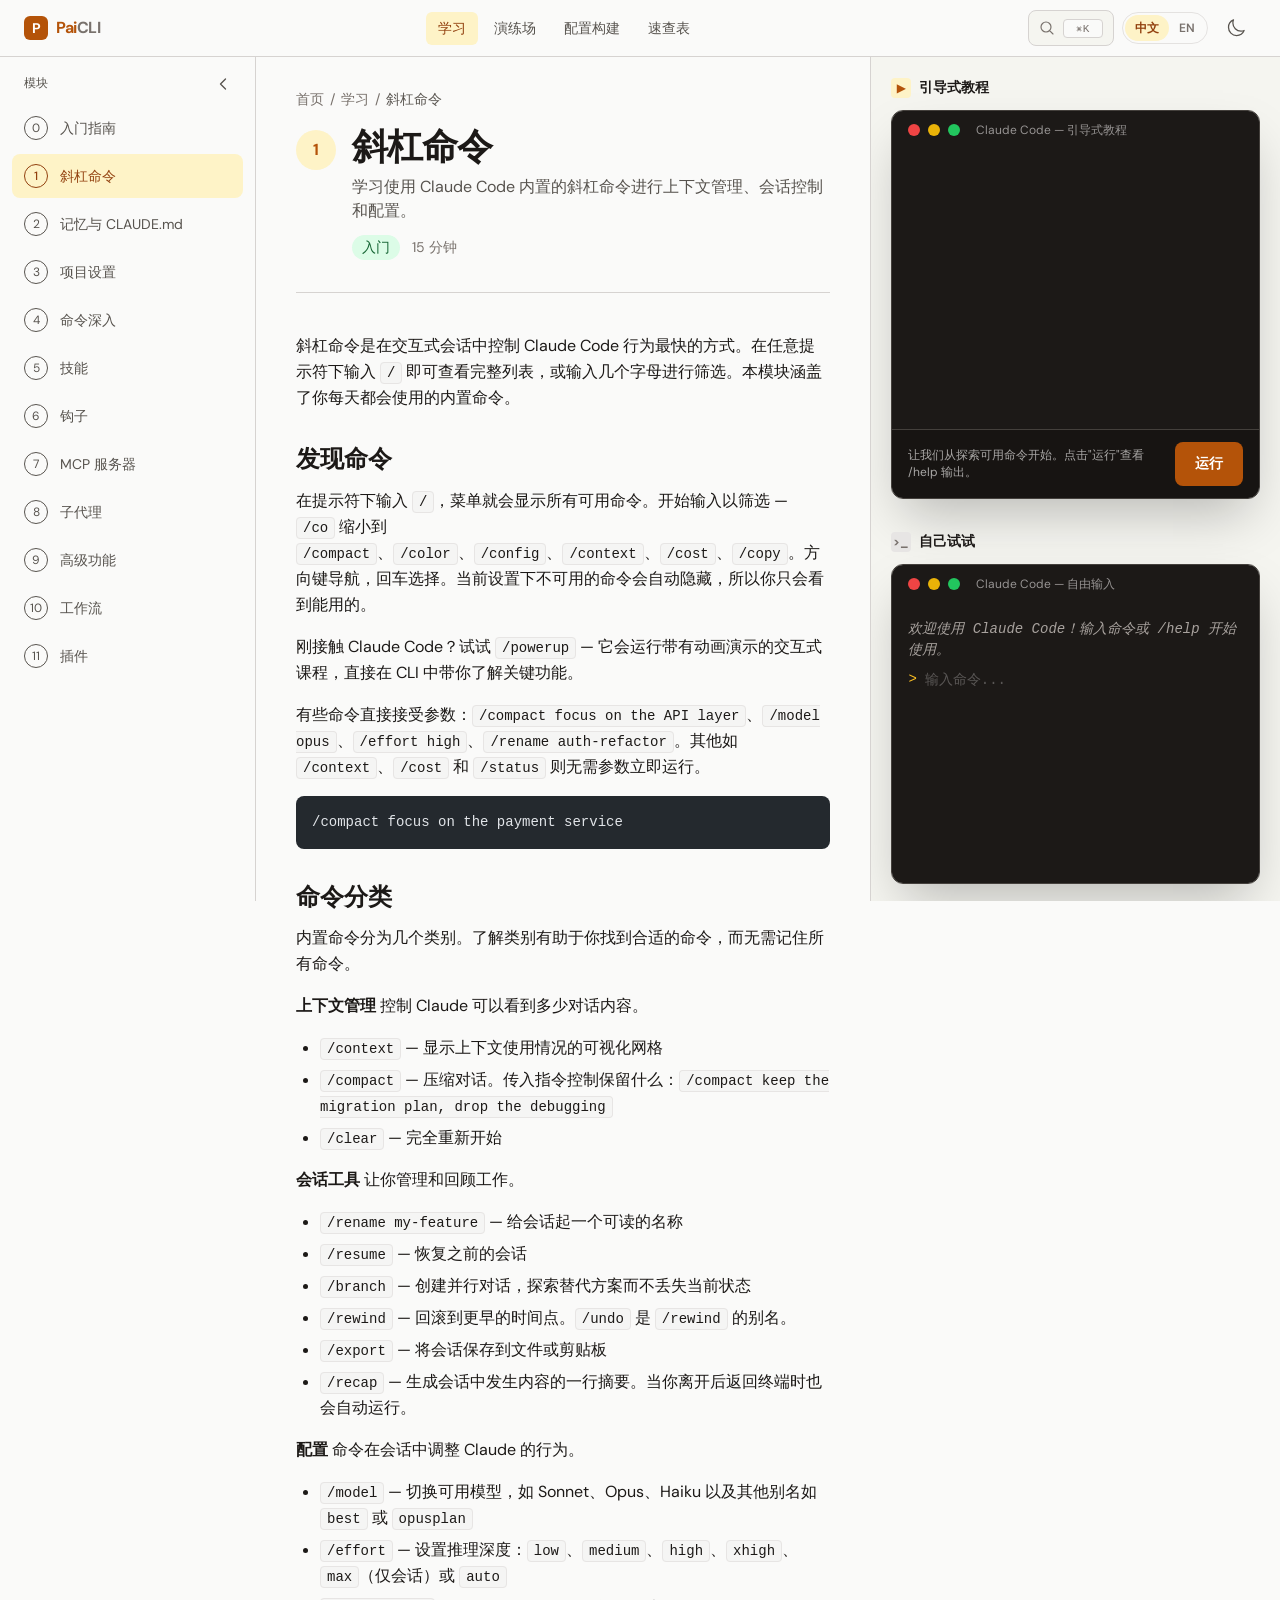
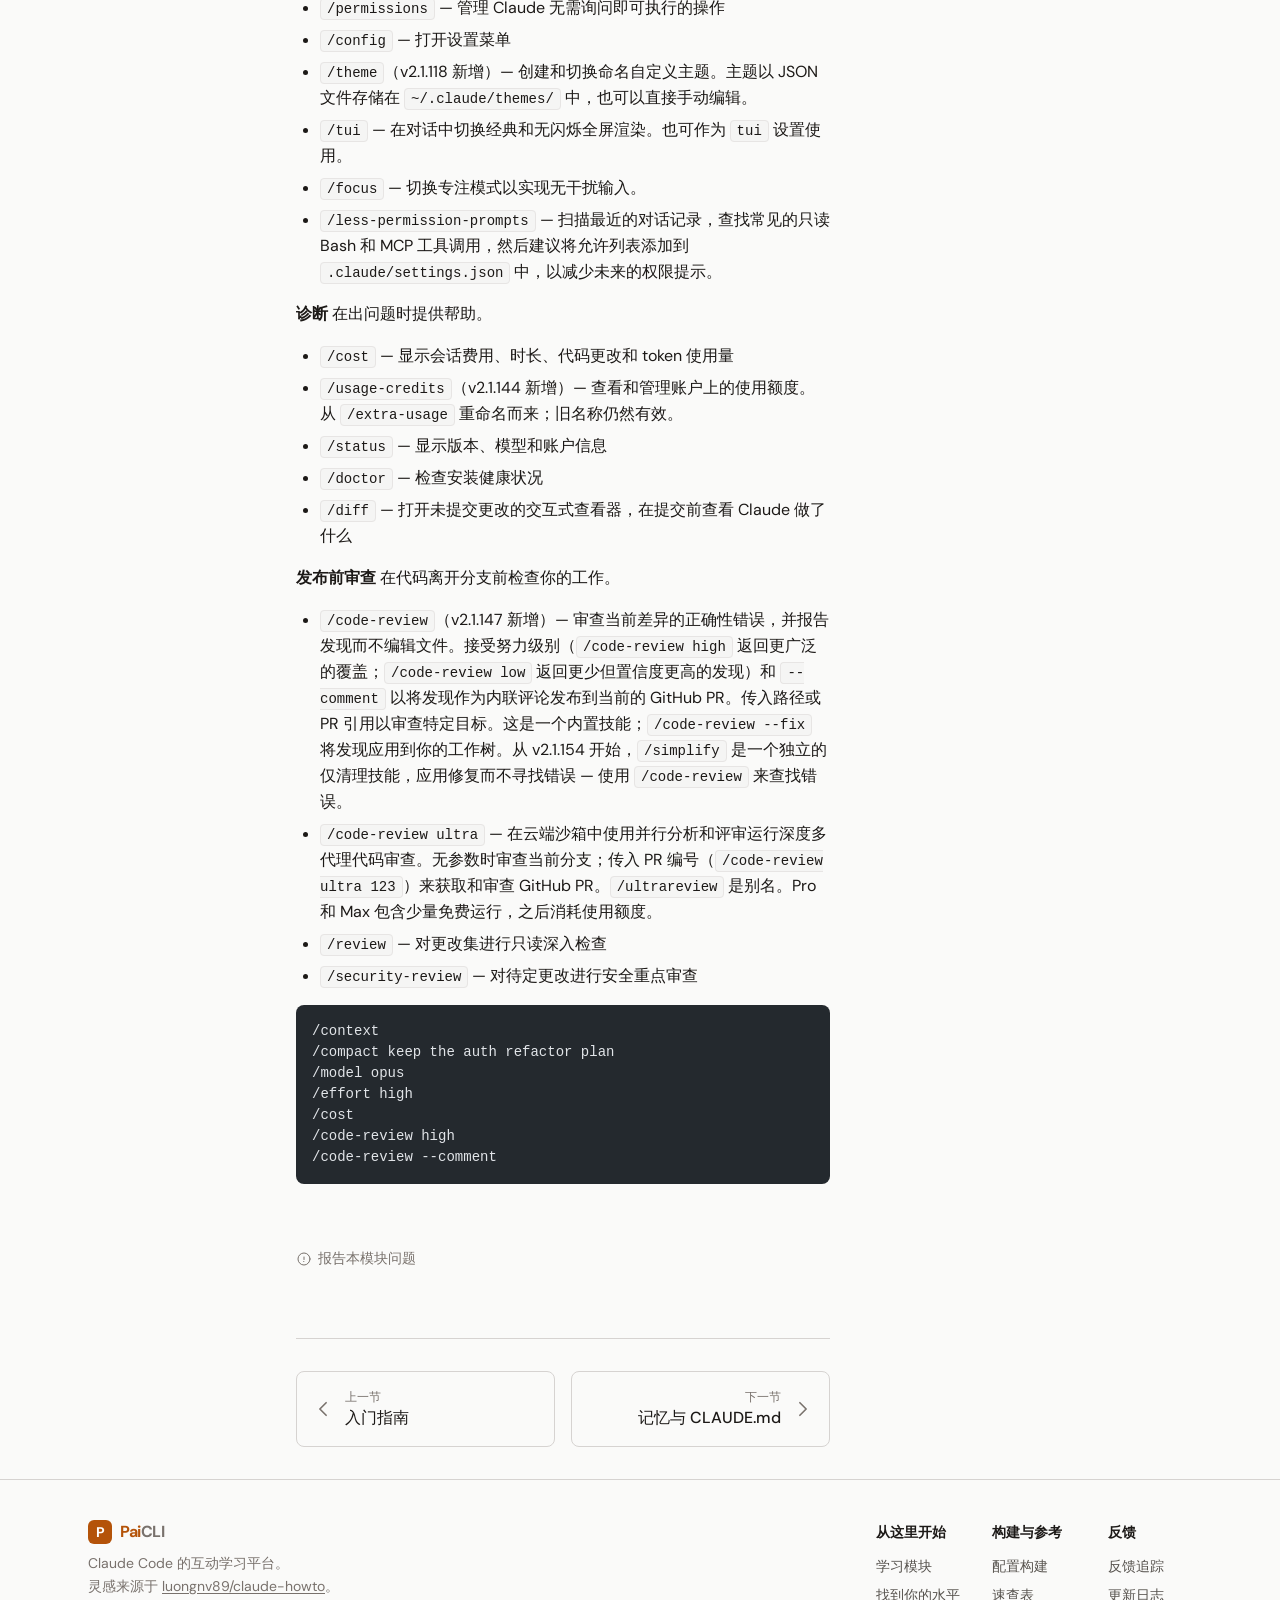
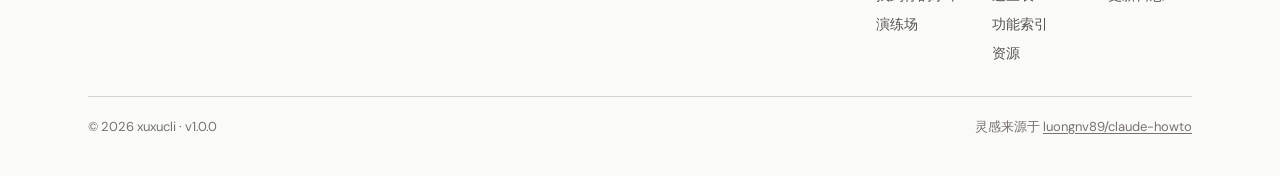
<file: demo-deepseek/index.html>
<!DOCTYPE html>
<html lang="zh-CN" dir="ltr">
<head>
<meta charset="utf-8">
<meta name="viewport" content="width=device-width, initial-scale=1">
<meta name="description" content="学习使用 Claude Code 内置的斜杠命令进行上下文管理、会话控制和配置。">
<title>斜杠命令 — xuxucli 学习中心</title>

<!-- Fonts -->
<link rel="preconnect" href="https://fonts.googleapis.com">
<link rel="preconnect" href="https://fonts.gstatic.com" crossorigin>
<link href="https://fonts.googleapis.com/css2?family=DM+Sans:wght@400;500;600;700&family=Source+Serif+4:ital,opsz,wght@0,8..60,400;0,8..60,500;0,8..60,600;1,8..60,400&display=swap" rel="stylesheet">
<style>
@font-face {
  font-family: 'JetBrains Mono';
  src: url('https://claude.nagdy.me/fonts/JetBrainsMono-Regular.woff2') format('woff2');
  font-display: swap;
}

/* ===== CSS Variables (Light) ===== */
:root {
  --font-sans: "DM Sans", ui-sans-serif, system-ui, -apple-system, sans-serif;
  --font-serif: "Source Serif 4", Georgia, "Times New Roman", serif;
  --font-mono: "JetBrains Mono", ui-monospace, "Cascadia Code", "Fira Code", monospace;

  --color-brand: #b45309;
  --color-brand-hover: #92400e;
  --color-brand-light: #fbbf24;
  --color-brand-light-hover: #fcd34d;
  --color-brand-subtle: #fef3c7;
  --color-brand-subtle-dark: #451a03;

  --color-surface: #fafaf9;
  --color-surface-dark: #1c1917;
  --color-surface-elevated: #f5f5f0;
  --color-surface-elevated-dark: #292524;
  --color-surface-muted: #e7e5e4;
  --color-surface-muted-dark: #44403c;

  --color-terminal-bg: #1c1917;
  --color-terminal-text: #e7e5e4;
  --color-terminal-cursor: #fbbf24;
  --color-terminal-selection: #44403c;

  --color-success: #22c55e;
  --color-warning: #eab308;
  --color-error: #ef4444;

  --color-text-primary: #1c1917;
  --color-text-primary-dark: #fafaf9;
  --color-text-secondary: #57534e;
  --color-text-secondary-dark: #d6d3d1;
  --color-text-muted: #78716c;
  --color-text-muted-dark: #a8a29e;

  --color-border: #d6d3d1;
  --color-border-dark: #44403c;

  --color-green-100: #dcfce7;
  --color-green-800: #166534;
  --color-green-900: #14532d;
  --color-stone-100: #f5f5f4;
  --color-stone-200: #e7e5e4;
  --color-stone-300: #d6d3d1;
  --color-stone-400: #a8a29e;
  --color-stone-500: #78716c;
  --color-stone-600: #57534e;
  --color-stone-700: #44403c;
  --color-stone-800: #292524;
  --color-stone-900: #1c1917;
  --color-stone-950: #0c0a09;
  --color-white: #ffffff;
  --color-black: #000000;

  --spacing: 0.25rem;
  --radius-sm: 0.25rem;
  --radius-md: 0.375rem;
  --radius-lg: 0.5rem;
  --radius-xl: 0.75rem;
  --radius-2xl: 1rem;
}

/* ===== Dark Mode ===== */
html.dark {
  --color-surface: #1c1917;
  --color-surface-elevated: #292524;
  --color-surface-muted: #44403c;
  --color-text-primary: #fafaf9;
  --color-text-secondary: #d6d3d1;
  --color-text-muted: #a8a29e;
  --color-border: #44403c;
  --color-brand-subtle: #451a03;
  --color-white: #292524;
  --color-stone-100: #292524;
  --color-stone-200: #44403c;
  --color-stone-800: #1c1917;
  --color-stone-900: #0c0a09;
  --color-green-100: #14532d;
  --color-green-800: #4ade80;
}

/* ===== Base ===== */
*, *::before, *::after {
  box-sizing: border-box;
  margin: 0;
  padding: 0;
}

html {
  -webkit-text-size-adjust: 100%;
  line-height: 1.5;
  font-family: var(--font-sans);
}

body {
  min-height: 100vh;
  display: flex;
  flex-direction: column;
  background: var(--color-surface);
  color: var(--color-text-primary);
}

a { color: inherit; text-decoration: inherit; }
img, svg { vertical-align: middle; display: block; }

/* ===== Skip Link ===== */
.skip-link {
  position: absolute;
  left: -9999px;
  z-index: 999;
  padding: 8px 16px;
  background: var(--color-brand);
  color: white;
  font-size: 14px;
  border-radius: 0 0 var(--radius-md) 0;
}
.skip-link:focus { left: 0; }

/* ===== Header ===== */
.header {
  position: sticky;
  top: 0;
  z-index: 40;
  border-bottom: 1px solid var(--color-border);
  background: var(--color-surface);
  backdrop-filter: blur(8px);
}
html.dark .header {
  border-color: var(--color-border-dark);
  background: var(--color-surface-dark);
}
.header-inner {
  max-width: 90rem;
  margin: 0 auto;
  height: 3.5rem;
  display: flex;
  align-items: center;
  justify-content: space-between;
  padding: 0 1rem;
}
@media (min-width: 64rem) {
  .header-inner { padding: 0 1.5rem; }
}
.logo {
  display: flex;
  align-items: center;
  gap: 0.5rem;
  font-size: 1rem;
  font-weight: 700;
  letter-spacing: -0.025em;
  color: var(--color-text-primary);
}
.logo-icon {
  width: 24px;
  height: 24px;
  flex-shrink: 0;
  display: flex;
  align-items: center;
  justify-content: center;
  border-radius: 6px;
  background: var(--color-brand);
  color: white;
  font-size: 14px;
  font-weight: 700;
}
.logo-brand { color: var(--color-brand); }
html.dark .logo-brand { color: var(--color-brand-light); }
.logo-muted { color: var(--color-text-muted); }

/* Desktop nav */
.desktop-nav { display: none; }
@media (min-width: 64rem) {
  .desktop-nav { display: flex; align-items: center; gap: 0.25rem; }
}
.nav-link {
  border-radius: var(--radius-md);
  padding: 0.375rem 0.75rem;
  font-size: 0.875rem;
  font-weight: 500;
  transition: color 0.15s, background 0.15s;
  color: var(--color-text-secondary);
}
.nav-link:hover { color: var(--color-text-primary); }
.nav-link.active {
  background: var(--color-brand-subtle);
  color: var(--color-brand-hover);
}
html.dark .nav-link.active {
  background: var(--color-brand-subtle-dark);
  color: var(--color-brand-light);
}

/* Header right */
.header-right {
  display: flex;
  align-items: center;
  gap: 0.5rem;
}

.search-pill {
  display: none;
  height: 2.25rem;
  align-items: center;
  gap: 0.5rem;
  border-radius: var(--radius-lg);
  border: 1px solid var(--color-border);
  background: var(--color-surface-elevated);
  padding: 0 0.625rem;
  color: var(--color-text-muted);
  cursor: pointer;
  transition: border-color 0.15s, color 0.15s;
}
.search-pill:hover {
  border-color: rgba(180, 83, 9, 0.4);
  color: var(--color-text-secondary);
}
@media (min-width: 64rem) {
  .search-pill { display: inline-flex; }
}
.search-pill svg { width: 16px; height: 16px; }
.search-shortcut {
  display: inline-block;
  min-width: 2.5rem;
  border-radius: 4px;
  border: 1px solid var(--color-border);
  background: var(--color-surface);
  padding: 0.125rem 0.375rem;
  font-family: var(--font-mono);
  font-size: 11px;
  text-transform: uppercase;
  letter-spacing: 0.05em;
  text-align: center;
  color: var(--color-text-muted);
}
html.dark .search-shortcut {
  border-color: var(--color-border-dark);
  background: var(--color-surface-dark);
}

/* Icon button */
.icon-btn {
  display: flex;
  width: 2.5rem;
  height: 2.5rem;
  align-items: center;
  justify-content: center;
  border-radius: var(--radius-lg);
  color: var(--color-text-secondary);
  cursor: pointer;
  background: none;
  border: none;
  transition: background 0.15s, color 0.15s;
}
.icon-btn:hover {
  background: var(--color-surface-muted);
  color: var(--color-text-primary);
}
html.dark .icon-btn:hover {
  background: var(--color-surface-muted-dark);
}

/* Language switcher */
.lang-switcher {
  display: flex;
  align-items: center;
  border-radius: 999px;
  border: 1px solid rgba(214, 211, 209, 0.6);
  padding: 0.125rem;
}
html.dark .lang-switcher {
  border-color: rgba(68, 64, 60, 0.6);
}
.lang-link {
  border-radius: 999px;
  padding: 0.25rem 0.625rem;
  font-size: 0.75rem;
  font-weight: 600;
  transition: background 0.15s, color 0.15s;
  color: var(--color-text-muted);
  text-decoration: none;
}
.lang-link:hover { color: var(--color-text-primary); }
.lang-link.active {
  background: var(--color-brand-subtle);
  color: var(--color-brand-hover);
}
html.dark .lang-link.active {
  background: var(--color-brand-subtle-dark);
  color: var(--color-brand-light);
}

/* ===== Layout Grid ===== */
.layout-grid {
  flex: 1;
}
@media (min-width: 64rem) {
  .layout-grid {
    display: grid;
    grid-template-columns: 16rem 1fr;
  }
  .layout-grid.has-sidebar-right {
    grid-template-columns: 16rem 1fr;
  }
  .layout-grid .main-with-aside {
    display: grid;
    grid-template-columns: 3fr 2fr;
  }
}

/* ===== Sidebar ===== */
.desktop-sidebar {
  display: none;
}
@media (min-width: 64rem) {
  .desktop-sidebar {
    display: block;
    position: sticky;
    top: 3.5rem;
    height: calc(100vh - 3.5rem);
    overflow-y: auto;
    border-right: 1px solid var(--color-border);
  }
  html.dark .desktop-sidebar {
    border-color: var(--color-border-dark);
  }
}
.sidebar-inner {
  padding: 0.75rem;
}

/* Sidebar nav */
.sidebar-toggle {
  display: flex;
  width: 100%;
  align-items: center;
  justify-content: space-between;
  border-radius: var(--radius-lg);
  padding: 0.375rem 0.75rem;
  font-size: 0.75rem;
  font-weight: 500;
  color: var(--color-text-secondary);
  cursor: pointer;
  background: none;
  border: none;
  transition: background 0.15s, color 0.15s;
  margin-bottom: 0.5rem;
}
.sidebar-toggle:hover {
  background: var(--color-surface-muted);
  color: var(--color-text-primary);
}
html.dark .sidebar-toggle:hover {
  background: var(--color-surface-muted-dark);
}
.sidebar-chevron {
  width: 1rem;
  height: 1rem;
  transition: transform 0.15s;
}

.sidebar-nav-list {
  list-style: none;
  display: flex;
  flex-direction: column;
  gap: 0.25rem;
}
.sidebar-nav-link {
  display: flex;
  min-height: 44px;
  align-items: center;
  gap: 0.75rem;
  border-radius: var(--radius-lg);
  padding: 0.5rem 0.75rem;
  font-size: 0.875rem;
  color: var(--color-text-secondary);
  text-decoration: none;
  transition: background 0.15s, color 0.15s;
}
.sidebar-nav-link:hover {
  background: var(--color-surface-muted);
  color: var(--color-text-primary);
}
html.dark .sidebar-nav-link:hover {
  background: var(--color-surface-muted-dark);
}
.sidebar-nav-link.active {
  background: var(--color-brand-subtle);
  color: var(--color-brand-hover);
  font-weight: 500;
}
html.dark .sidebar-nav-link.active {
  background: var(--color-brand-subtle-dark);
  color: var(--color-brand-light);
}
.sidebar-number {
  display: flex;
  width: 1.5rem;
  height: 1.5rem;
  flex-shrink: 0;
  align-items: center;
  justify-content: center;
  border-radius: 50%;
  border: 1px solid currentColor;
  font-size: 0.75rem;
}
.sidebar-title {
  min-width: 0;
  overflow: hidden;
  text-overflow: ellipsis;
  white-space: nowrap;
}

/* ===== Main Content ===== */
.main-content {
  min-width: 0;
}
.main-inner {
  display: grid;
}
@media (min-width: 64rem) {
  .main-inner {
    grid-template-columns: 3fr 2fr;
  }
}

/* Prose column */
.prose-column {
  min-width: 0;
  padding: 1.5rem 1rem;
}
@media (min-width: 64rem) {
  .prose-column {
    padding: 2rem 2.5rem;
  }
}

/* Module header */
.module-header {
  margin-bottom: 2.5rem;
  border-bottom: 1px solid var(--color-border);
  padding-bottom: 2rem;
}
html.dark .module-header {
  border-color: var(--color-border-dark);
}
.breadcrumb {
  display: flex;
  align-items: center;
  gap: 0.375rem;
  margin-bottom: 1rem;
  font-size: 0.875rem;
  color: var(--color-text-muted);
}
.breadcrumb a { transition: color 0.15s; }
.breadcrumb a:hover { color: var(--color-brand-hover); }
html.dark .breadcrumb a:hover { color: var(--color-brand-light); }
.breadcrumb-current { color: var(--color-text-secondary); }

.module-title-row {
  display: flex;
  align-items: flex-start;
  gap: 1rem;
}
.module-number {
  margin-top: 0.25rem;
  display: flex;
  width: 2.5rem;
  height: 2.5rem;
  flex-shrink: 0;
  align-items: center;
  justify-content: center;
  border-radius: 50%;
  background: var(--color-brand-subtle);
  font-size: 1rem;
  font-weight: 700;
  color: var(--color-brand);
}
html.dark .module-number {
  background: var(--color-brand-subtle-dark);
  color: var(--color-brand-light);
}
.module-title {
  font-family: var(--font-serif);
  font-size: 1.875rem;
  font-weight: 700;
  letter-spacing: -0.025em;
  line-height: 1.15;
  color: var(--color-text-primary);
}
@media (min-width: 64rem) {
  .module-title { font-size: 2.25rem; }
}
.module-desc {
  margin-top: 0.5rem;
  max-width: 32rem;
  color: var(--color-text-secondary);
}
.module-meta {
  margin-top: 0.75rem;
  display: flex;
  flex-wrap: wrap;
  align-items: center;
  gap: 0.75rem;
  font-size: 0.875rem;
}
.badge {
  display: inline-block;
  border-radius: 999px;
  padding: 0.125rem 0.625rem;
  font-weight: 500;
  background: var(--color-green-100);
  color: var(--color-green-800);
}
.module-time {
  color: var(--color-text-muted);
}

/* ===== Prose ===== */
.prose {
  max-width: none;
  font-size: 1rem;
  line-height: 1.625;
  color: var(--color-text-primary);
}
.prose h2 {
  font-family: var(--font-serif);
  font-size: 1.5rem;
  font-weight: 600;
  line-height: 1.35;
  margin-top: 2rem;
  margin-bottom: 0.75rem;
  color: var(--color-text-primary);
}
.prose p {
  margin-bottom: 1rem;
}
.prose code {
  font-family: var(--font-mono);
  font-size: 0.875em;
  background: var(--color-stone-100);
  padding: 0.125rem 0.375rem;
  border-radius: 4px;
  border: 1px solid var(--color-stone-200);
  color: var(--color-text-primary);
}
html.dark .prose code {
  background: var(--color-stone-800);
  border-color: var(--color-stone-700);
}
.prose strong {
  font-weight: 600;
  color: var(--color-text-primary);
}
.prose ul {
  list-style: disc;
  padding-left: 1.5rem;
  margin-bottom: 1rem;
}
.prose li {
  margin-bottom: 0.375rem;
}
.prose a {
  color: var(--color-brand);
  text-decoration: underline;
  text-underline-offset: 2px;
  transition: color 0.15s;
}
.prose a:hover {
  color: var(--color-brand-hover);
}
html.dark .prose a {
  color: var(--color-brand-light);
}
html.dark .prose a:hover {
  color: var(--color-brand-light-hover);
}

/* Code block */
.code-block {
  overflow-x: auto;
  border-radius: var(--radius-lg);
  background: #24292e;
  color: #e1e4e8;
  margin-bottom: 1rem;
}
.code-block pre {
  padding: 1rem;
  font-family: var(--font-mono);
  font-size: 0.875rem;
  line-height: 1.5;
  overflow-x: auto;
}
.code-block code {
  background: none !important;
  border: none !important;
  padding: 0 !important;
  font-size: inherit !important;
  color: inherit !important;
}

/* ===== Right Panel (Sticky) ===== */
.right-panel {
  display: none;
}
@media (min-width: 64rem) {
  .right-panel {
    display: block;
    position: sticky;
    top: 3.5rem;
    height: calc(100vh - 3.5rem);
    overflow-y: auto;
    border-left: 1px solid var(--color-border);
    background: var(--color-surface-elevated);
  }
  html.dark .right-panel {
    border-color: var(--color-border-dark);
    background: var(--color-surface-elevated-dark);
  }
}
.right-panel-inner {
  padding: 1.25rem;
}
.right-panel-section {
  margin-bottom: 2rem;
}
.section-title {
  display: flex;
  align-items: center;
  gap: 0.5rem;
  margin-bottom: 0.75rem;
  font-size: 0.875rem;
  font-weight: 600;
  color: var(--color-text-primary);
}
.section-icon {
  display: flex;
  width: 1.25rem;
  height: 1.25rem;
  align-items: center;
  justify-content: center;
  border-radius: 4px;
  font-size: 0.75rem;
  font-weight: 700;
}
.section-icon.brand {
  background: var(--color-brand-subtle);
  color: var(--color-brand);
}
html.dark .section-icon.brand {
  background: var(--color-brand-subtle-dark);
  color: var(--color-brand-light);
}
.section-icon.muted {
  background: var(--color-surface-muted);
  color: var(--color-text-muted);
}
html.dark .section-icon.muted {
  background: var(--color-surface-muted-dark);
}

/* ===== Terminal Simulator ===== */
.terminal {
  overflow: hidden;
  border-radius: var(--radius-xl);
  border: 1px solid #44403c;
  box-shadow: 0 25px 50px -12px rgba(0,0,0,0.25);
}
.terminal-titlebar {
  display: flex;
  align-items: center;
  gap: 0.5rem;
  background: #1c1917;
  padding: 0.625rem 1rem;
}
.terminal-dot {
  width: 0.75rem;
  height: 0.75rem;
  border-radius: 50%;
}
.terminal-dot.red { background: #ef4444; }
.terminal-dot.yellow { background: #eab308; }
.terminal-dot.green { background: #22c55e; }
.terminal-label {
  margin-left: 0.5rem;
  font-size: 0.75rem;
  color: rgba(231, 229, 228, 0.6);
  font-family: var(--font-sans);
}
.terminal-body {
  background: #1c1917;
  padding: 1rem;
  font-family: var(--font-mono);
  font-size: 0.875rem;
  min-height: 280px;
  max-height: 480px;
  overflow-y: auto;
  color: #e7e5e4;
  line-height: 1.5;
}
.terminal-body .welcome {
  color: #a8a29e;
  font-style: italic;
  margin-bottom: 0.5rem;
}
.terminal-body .prompt-line {
  display: flex;
  align-items: center;
  gap: 0.5rem;
}
.terminal-body .prompt {
  color: var(--color-brand-light);
  flex-shrink: 0;
  user-select: none;
}
.terminal-input {
  flex: 1;
  background: transparent;
  border: none;
  outline: none;
  font-family: var(--font-mono);
  font-size: 1rem;
  color: #e7e5e4;
  caret-color: #fbbf24;
}
@media (min-width: 64rem) {
  .terminal-input { font-size: 0.875rem; }
}
.terminal-input::placeholder {
  color: rgba(231, 229, 228, 0.3);
}
.terminal-footer {
  display: flex;
  align-items: center;
  justify-content: space-between;
  border-top: 1px solid #44403c;
  background: #171412;
  padding: 0.75rem 1rem;
}
.terminal-desc {
  flex: 1;
  font-family: var(--font-sans);
  font-size: 0.75rem;
  color: rgba(231, 229, 228, 0.7);
  line-height: 1.4;
}
.terminal-btn {
  min-height: 44px;
  border-radius: var(--radius-lg);
  background: var(--color-brand);
  padding: 0.5rem 1.25rem;
  font-size: 0.875rem;
  font-weight: 600;
  color: white;
  border: none;
  cursor: pointer;
  white-space: nowrap;
  transition: background 0.15s;
}
.terminal-btn:hover {
  background: var(--color-brand-hover);
}

/* Guided step output */
.terminal-output {
  margin-bottom: 0.5rem;
  white-space: pre-wrap;
  font-family: var(--font-mono);
  font-size: 0.875rem;
  color: #e7e5e4;
  line-height: 1.5;
}

/* ===== Quiz ===== */
.quiz-card {
  border-radius: var(--radius-xl);
  border: 1px solid var(--color-stone-200);
  background: var(--color-white);
  padding: 1.5rem;
}
html.dark .quiz-card {
  border-color: var(--color-stone-700);
  background: rgba(41, 37, 36, 0.5);
}
.quiz-header {
  display: flex;
  align-items: center;
  justify-content: space-between;
  margin-bottom: 1rem;
  font-size: 0.75rem;
  color: var(--color-stone-500);
}
html.dark .quiz-header { color: var(--color-stone-400); }
.quiz-progress {
  height: 0.375rem;
  border-radius: 999px;
  background: var(--color-stone-100);
  margin-bottom: 1.5rem;
  overflow: hidden;
}
html.dark .quiz-progress { background: var(--color-stone-700); }
.quiz-progress-bar {
  height: 100%;
  border-radius: 999px;
  background: var(--color-brand);
  transition: width 0.3s;
}
.quiz-question {
  margin-bottom: 1rem;
  font-size: 1rem;
  font-weight: 500;
  color: var(--color-stone-900);
  line-height: 1.5;
}
html.dark .quiz-question { color: var(--color-stone-100); }
.quiz-options {
  display: flex;
  flex-direction: column;
  gap: 0.5rem;
}
.quiz-option {
  display: flex;
  width: 100%;
  align-items: flex-start;
  gap: 0.75rem;
  border-radius: var(--radius-lg);
  border: 1px solid var(--color-stone-200);
  padding: 0.75rem;
  font-size: 0.875rem;
  text-align: left;
  cursor: pointer;
  transition: border-color 0.15s;
  color: var(--color-stone-800);
  background: transparent;
}
html.dark .quiz-option {
  border-color: var(--color-stone-600);
  color: var(--color-stone-200);
}
.quiz-option:hover {
  border-color: var(--color-brand-light-hover);
}
html.dark .quiz-option:hover {
  border-color: var(--color-brand-hover);
}
.quiz-radio {
  margin-top: 0.125rem;
  display: flex;
  width: 1.25rem;
  height: 1.25rem;
  flex-shrink: 0;
  align-items: center;
  justify-content: center;
  border-radius: 50%;
  border: 2px solid var(--color-stone-300);
}
html.dark .quiz-radio {
  border-color: var(--color-stone-600);
}

/* ===== Templates ===== */
.template-card {
  border-radius: var(--radius-xl);
  border: 1px solid var(--color-border);
  background: var(--color-white);
  padding: 1rem;
  box-shadow: 0 1px 3px rgba(0,0,0,0.05);
  margin-bottom: 1.5rem;
}
html.dark .template-card {
  border-color: var(--color-border-dark);
  background: var(--color-stone-800);
}
.template-header {
  display: flex;
  flex-direction: column;
  gap: 0.5rem;
  margin-bottom: 0.75rem;
}
@media (min-width: 40rem) {
  .template-header {
    flex-direction: row;
    align-items: flex-start;
    justify-content: space-between;
  }
}
.template-name {
  font-size: 1rem;
  font-weight: 600;
  color: var(--color-text-primary);
}
.template-desc {
  margin-top: 0.25rem;
  font-size: 0.875rem;
  color: var(--color-text-secondary);
}
.template-lang {
  display: inline-block;
  border-radius: 4px;
  background: var(--color-stone-100);
  padding: 0.125rem 0.375rem;
  font-family: var(--font-mono);
  font-size: 0.75rem;
  color: var(--color-stone-600);
  white-space: nowrap;
  flex-shrink: 0;
}
html.dark .template-lang {
  background: var(--color-stone-800);
  color: var(--color-stone-300);
}
.template-code-wrap {
  position: relative;
  overflow-x: auto;
  border-radius: var(--radius-lg);
  border: 1px solid var(--color-stone-700);
  background: var(--color-stone-900);
}
.template-code {
  padding: 1rem 2.5rem 1rem 1rem;
  font-family: var(--font-mono);
  font-size: 0.875rem;
  color: var(--color-stone-100);
  line-height: 1.5;
  white-space: pre-wrap;
}
.copy-btn {
  position: absolute;
  top: 0.5rem;
  right: 0.5rem;
  display: inline-flex;
  align-items: center;
  border-radius: var(--radius-md);
  padding: 0.375rem;
  opacity: 0.6;
  cursor: pointer;
  color: var(--color-stone-400);
  background: transparent;
  border: none;
  transition: opacity 0.15s, color 0.15s;
}
.copy-btn:hover {
  opacity: 1;
  color: var(--color-stone-100);
}
.copy-btn svg { width: 1rem; height: 1rem; }
.share-btn {
  display: inline-flex;
  align-items: center;
  gap: 0.25rem;
  margin-top: 0.25rem;
  font-size: 0.875rem;
  color: var(--color-text-muted);
  cursor: pointer;
  background: none;
  border: none;
  transition: color 0.15s;
}
.share-btn:hover { color: var(--color-brand); }
.share-btn svg { width: 0.875rem; height: 0.875rem; }
html.dark .share-btn:hover { color: var(--color-brand-light); }

/* ===== Report Link ===== */
.report-link {
  display: inline-flex;
  align-items: center;
  gap: 0.375rem;
  margin-top: 3rem;
  font-size: 0.875rem;
  color: var(--color-text-muted);
  text-decoration: none;
  transition: color 0.15s;
}
.report-link:hover { color: var(--color-brand); }
.report-link svg { width: 1rem; height: 1rem; }
html.dark .report-link:hover { color: var(--color-brand-light); }

/* ===== Prev/Next Nav ===== */
.module-nav {
  margin-top: 4rem;
  display: grid;
  gap: 1rem;
  border-top: 1px solid var(--color-border);
  padding-top: 2rem;
  grid-template-columns: 1fr 1fr;
}
html.dark .module-nav {
  border-color: var(--color-border-dark);
}
.module-nav-link {
  display: flex;
  align-items: center;
  gap: 0.75rem;
  border-radius: var(--radius-lg);
  border: 1px solid var(--color-border);
  padding: 1rem;
  text-decoration: none;
  transition: border-color 0.15s, background 0.15s;
}
.module-nav-link:hover {
  border-color: var(--color-brand);
  background: rgba(254, 243, 199, 0.3);
}
html.dark .module-nav-link {
  border-color: var(--color-border-dark);
}
html.dark .module-nav-link:hover {
  border-color: var(--color-brand-light);
  background: rgba(69, 26, 3, 0.3);
}
.module-nav-link.next {
  justify-content: flex-end;
  text-align: right;
}
.module-nav-label {
  display: block;
  font-size: 0.75rem;
  color: var(--color-text-muted);
}
.module-nav-text {
  font-weight: 500;
  color: var(--color-text-primary);
  transition: color 0.15s;
}
.module-nav-link:hover .module-nav-text {
  color: var(--color-brand-hover);
}
html.dark .module-nav-link:hover .module-nav-text {
  color: var(--color-brand-light);
}
.module-nav-arrow {
  width: 1.25rem;
  height: 1.25rem;
  flex-shrink: 0;
  color: var(--color-text-muted);
  transition: transform 0.15s;
}
.module-nav-link:hover .module-nav-arrow.prev {
  transform: translateX(-0.125rem);
}
.module-nav-link:hover .module-nav-arrow.next {
  transform: translateX(0.125rem);
}

/* ===== Footer ===== */
.footer {
  border-top: 1px solid var(--color-border);
}
html.dark .footer {
  border-color: var(--color-border-dark);
}
.footer-inner {
  max-width: 72rem;
  margin: 0 auto;
  padding: 2.5rem 1rem;
}
@media (min-width: 64rem) {
  .footer-inner { padding: 2.5rem 1.5rem; }
}
.footer-top {
  display: flex;
  flex-direction: column;
  gap: 2rem;
}
@media (min-width: 64rem) {
  .footer-top {
    flex-direction: row;
    align-items: flex-start;
    justify-content: space-between;
  }
}
.footer-brand {
  max-width: 20rem;
}
.footer-brand-text {
  margin-top: 0.5rem;
  font-size: 0.875rem;
  line-height: 1.625;
  color: var(--color-text-muted);
}
.footer-nav {
  display: grid;
  gap: 2rem;
  grid-template-columns: repeat(2, 1fr);
}
@media (min-width: 64rem) {
  .footer-nav {
    grid-template-columns: repeat(3, 1fr);
  }
}
.footer-nav-section-title {
  font-size: 0.875rem;
  font-weight: 600;
  color: var(--color-text-primary);
}
.footer-nav-list {
  list-style: none;
  margin-top: 0.75rem;
  display: flex;
  flex-direction: column;
  gap: 0.5rem;
  font-size: 0.875rem;
  color: var(--color-text-secondary);
}
.footer-nav-list a {
  transition: color 0.15s;
  text-decoration: none;
}
.footer-nav-list a:hover { color: var(--color-brand); }
html.dark .footer-nav-list a:hover { color: var(--color-brand-light); }
.footer-bottom {
  margin-top: 2rem;
  display: flex;
  flex-direction: column;
  gap: 0.25rem;
  border-top: 1px solid var(--color-border);
  padding-top: 1.25rem;
  font-size: 13px;
  color: var(--color-text-muted);
}
@media (min-width: 64rem) {
  .footer-bottom {
    flex-direction: row;
    align-items: center;
    justify-content: space-between;
  }
}
html.dark .footer-bottom {
  border-color: var(--color-border-dark);
}
.footer-bottom a {
  text-decoration: underline;
  text-underline-offset: 2px;
  transition: color 0.15s;
}
.footer-bottom a:hover { color: var(--color-brand); }
html.dark .footer-bottom a:hover { color: var(--color-brand-light); }

/* ===== Mobile ===== */
.mobile-only { display: block; }
@media (min-width: 64rem) {
  .mobile-only { display: none !important; }
}
.desktop-only { display: none; }
@media (min-width: 64rem) {
  .desktop-only { display: block; }
}

/* ===== Dark mode toggle icons ===== */
.sun-icon { display: none; }
.dark .sun-icon { display: block; }
.dark .moon-icon { display: none; }
.moon-icon { display: block; }

/* ===== Responsive tweaks ===== */
@media (max-width: 63.999rem) {
  .main-inner { display: block; }
  .prose-column { padding: 1.5rem 1rem; }
}
</style>
</head>
<body>

<!-- Skip link -->
<a href="#main-content" class="skip-link">跳到主要内容</a>

<!-- ===== Header ===== -->
<header class="header" aria-label="网站页眉">
  <div class="header-inner">
    <a href="/" class="logo">
      <span class="logo-icon">P</span>
      <span><span class="logo-brand">Pai</span><span class="logo-muted">CLI</span></span>
    </a>

    <nav class="desktop-nav" aria-label="主导航">
      <a href="/learn" class="nav-link active">学习</a>
      <a href="/playground" class="nav-link">演练场</a>
      <a href="/build" class="nav-link">配置构建</a>
      <a href="/reference" class="nav-link">速查表</a>
    </nav>

    <div class="header-right">
      <button class="search-pill" aria-label="搜索 (⌘K)">
        <svg fill="none" viewBox="0 0 24 24" stroke-width="1.75" stroke="currentColor">
          <path stroke-linecap="round" stroke-linejoin="round" d="M21 21l-4.35-4.35M10.5 18a7.5 7.5 0 100-15 7.5 7.5 0 000 15z"/>
        </svg>
        <span class="search-shortcut">⌘K</span>
      </button>

      <nav class="lang-switcher" aria-label="语言">
        <span class="lang-link active">中文</span>
        <a href="#" class="lang-link">EN</a>
      </nav>

      <button id="darkModeToggle" class="icon-btn" aria-label="切换深色模式">
        <svg class="sun-icon" fill="none" viewBox="0 0 24 24" stroke-width="1.5" stroke="currentColor" width="20" height="20">
          <path stroke-linecap="round" stroke-linejoin="round" d="M12 3v2.25m6.364.386l-1.591 1.591M21 12h-2.25m-.386 6.364l-1.591-1.591M12 18.75V21m-4.773-4.227l-1.591 1.591M5.25 12H3m4.227-4.773L5.636 5.636M15.75 12a3.75 3.75 0 11-7.5 0 3.75 3.75 0 017.5 0z"/>
        </svg>
        <svg class="moon-icon" fill="none" viewBox="0 0 24 24" stroke-width="1.5" stroke="currentColor" width="20" height="20">
          <path stroke-linecap="round" stroke-linejoin="round" d="M21.752 15.002A9.718 9.718 0 0118 15.75c-5.385 0-9.75-4.365-9.75-9.75 0-1.33.266-2.597.748-3.752A9.753 9.753 0 003 11.25C3 16.635 7.365 21 12.75 21a9.753 9.753 0 009.002-5.998z"/>
        </svg>
      </button>

      <button id="mobileMenuToggle" class="icon-btn mobile-only" aria-label="打开导航菜单" aria-expanded="false">
        <svg fill="none" viewBox="0 0 24 24" stroke-width="1.5" stroke="currentColor" width="20" height="20">
          <path stroke-linecap="round" stroke-linejoin="round" d="M3.75 6.75h16.5M3.75 12h16.5m-16.5 5.25h16.5"/>
        </svg>
      </button>
    </div>
  </div>
</header>

<!-- ===== Layout ===== -->
<div class="layout-grid" id="layoutGrid">
  <!-- Desktop Sidebar -->
  <aside class="desktop-sidebar" id="desktopSidebar">
    <nav class="sidebar-inner" aria-label="模块导航">
      <div>
        <button class="sidebar-toggle" id="sidebarCollapseToggle" aria-label="切换侧边栏">
          <span>模块</span>
          <svg class="sidebar-chevron" fill="none" viewBox="0 0 24 24" stroke-width="2" stroke="currentColor">
            <path stroke-linecap="round" stroke-linejoin="round" d="M15.75 19.5L8.25 12l7.5-7.5"/>
          </svg>
        </button>
        <ul class="sidebar-nav-list">
          <li><a href="#" class="sidebar-nav-link"><span class="sidebar-number">0</span><span class="sidebar-title">入门指南</span></a></li>
          <li><a href="#" class="sidebar-nav-link active"><span class="sidebar-number">1</span><span class="sidebar-title">斜杠命令</span></a></li>
          <li><a href="#" class="sidebar-nav-link"><span class="sidebar-number">2</span><span class="sidebar-title">记忆与 CLAUDE.md</span></a></li>
          <li><a href="#" class="sidebar-nav-link"><span class="sidebar-number">3</span><span class="sidebar-title">项目设置</span></a></li>
          <li><a href="#" class="sidebar-nav-link"><span class="sidebar-number">4</span><span class="sidebar-title">命令深入</span></a></li>
          <li><a href="#" class="sidebar-nav-link"><span class="sidebar-number">5</span><span class="sidebar-title">技能</span></a></li>
          <li><a href="#" class="sidebar-nav-link"><span class="sidebar-number">6</span><span class="sidebar-title">钩子</span></a></li>
          <li><a href="#" class="sidebar-nav-link"><span class="sidebar-number">7</span><span class="sidebar-title">MCP 服务器</span></a></li>
          <li><a href="#" class="sidebar-nav-link"><span class="sidebar-number">8</span><span class="sidebar-title">子代理</span></a></li>
          <li><a href="#" class="sidebar-nav-link"><span class="sidebar-number">9</span><span class="sidebar-title">高级功能</span></a></li>
          <li><a href="#" class="sidebar-nav-link"><span class="sidebar-number">10</span><span class="sidebar-title">工作流</span></a></li>
          <li><a href="#" class="sidebar-nav-link"><span class="sidebar-number">11</span><span class="sidebar-title">插件</span></a></li>
        </ul>
      </div>
    </nav>
  </aside>

  <!-- Main Content -->
  <main class="main-content" id="main-content" tabindex="-1">
    <div class="main-inner">
      <!-- Prose Column -->
      <div class="prose-column">
        <!-- Module header -->
        <div class="module-header">
          <nav class="breadcrumb" aria-label="面包屑导航">
            <a href="/">首页</a>
            <span aria-hidden="true">/</span>
            <a href="/learn">学习</a>
            <span aria-hidden="true">/</span>
            <span class="breadcrumb-current" aria-current="page">斜杠命令</span>
          </nav>
          <div class="module-title-row">
            <span class="module-number">1</span>
            <div>
              <h1 class="module-title">斜杠命令</h1>
              <p class="module-desc">学习使用 Claude Code 内置的斜杠命令进行上下文管理、会话控制和配置。</p>
              <div class="module-meta">
                <span class="badge">入门</span>
                <span class="module-time">15 分钟</span>
              </div>
            </div>
          </div>
        </div>

        <!-- Prose content -->
        <article class="prose">
          <p>斜杠命令是在交互式会话中控制 Claude Code 行为最快的方式。在任意提示符下输入 <code>/</code> 即可查看完整列表，或输入几个字母进行筛选。本模块涵盖了你每天都会使用的内置命令。</p>

          <h2 id="discovering-commands">发现命令</h2>
          <p>在提示符下输入 <code>/</code>，菜单就会显示所有可用命令。开始输入以筛选 — <code>/co</code> 缩小到 <code>/compact</code>、<code>/color</code>、<code>/config</code>、<code>/context</code>、<code>/cost</code>、<code>/copy</code>。方向键导航，回车选择。当前设置下不可用的命令会自动隐藏，所以你只会看到能用的。</p>
          <p>刚接触 Claude Code？试试 <code>/powerup</code> — 它会运行带有动画演示的交互式课程，直接在 CLI 中带你了解关键功能。</p>
          <p>有些命令直接接受参数：<code>/compact focus on the API layer</code>、<code>/model opus</code>、<code>/effort high</code>、<code>/rename auth-refactor</code>。其他如 <code>/context</code>、<code>/cost</code> 和 <code>/status</code> 则无需参数立即运行。</p>

          <div class="code-block">
            <pre><code><span>/compact focus on the payment service</span></code></pre>
          </div>

          <h2 id="command-categories">命令分类</h2>
          <p>内置命令分为几个类别。了解类别有助于你找到合适的命令，而无需记住所有命令。</p>

          <p><strong>上下文管理</strong> 控制 Claude 可以看到多少对话内容。</p>
          <ul>
            <li><code>/context</code> — 显示上下文使用情况的可视化网格</li>
            <li><code>/compact</code> — 压缩对话。传入指令控制保留什么：<code>/compact keep the migration plan, drop the debugging</code></li>
            <li><code>/clear</code> — 完全重新开始</li>
          </ul>

          <p><strong>会话工具</strong> 让你管理和回顾工作。</p>
          <ul>
            <li><code>/rename my-feature</code> — 给会话起一个可读的名称</li>
            <li><code>/resume</code> — 恢复之前的会话</li>
            <li><code>/branch</code> — 创建并行对话，探索替代方案而不丢失当前状态</li>
            <li><code>/rewind</code> — 回滚到更早的时间点。<code>/undo</code> 是 <code>/rewind</code> 的别名。</li>
            <li><code>/export</code> — 将会话保存到文件或剪贴板</li>
            <li><code>/recap</code> — 生成会话中发生内容的一行摘要。当你离开后返回终端时也会自动运行。</li>
          </ul>

          <p><strong>配置</strong> 命令在会话中调整 Claude 的行为。</p>
          <ul>
            <li><code>/model</code> — 切换可用模型，如 Sonnet、Opus、Haiku 以及其他别名如 <code>best</code> 或 <code>opusplan</code></li>
            <li><code>/effort</code> — 设置推理深度：<code>low</code>、<code>medium</code>、<code>high</code>、<code>xhigh</code>、<code>max</code>（仅会话）或 <code>auto</code></li>
            <li><code>/permissions</code> — 管理 Claude 无需询问即可执行的操作</li>
            <li><code>/config</code> — 打开设置菜单</li>
            <li><code>/theme</code>（v2.1.118 新增）— 创建和切换命名自定义主题。主题以 JSON 文件存储在 <code>~/.claude/themes/</code> 中，也可以直接手动编辑。</li>
            <li><code>/tui</code> — 在对话中切换经典和无闪烁全屏渲染。也可作为 <code>tui</code> 设置使用。</li>
            <li><code>/focus</code> — 切换专注模式以实现无干扰输入。</li>
            <li><code>/less-permission-prompts</code> — 扫描最近的对话记录，查找常见的只读 Bash 和 MCP 工具调用，然后建议将允许列表添加到 <code>.claude/settings.json</code> 中，以减少未来的权限提示。</li>
          </ul>

          <p><strong>诊断</strong> 在出问题时提供帮助。</p>
          <ul>
            <li><code>/cost</code> — 显示会话费用、时长、代码更改和 token 使用量</li>
            <li><code>/usage-credits</code>（v2.1.144 新增）— 查看和管理账户上的使用额度。从 <code>/extra-usage</code> 重命名而来；旧名称仍然有效。</li>
            <li><code>/status</code> — 显示版本、模型和账户信息</li>
            <li><code>/doctor</code> — 检查安装健康状况</li>
            <li><code>/diff</code> — 打开未提交更改的交互式查看器，在提交前查看 Claude 做了什么</li>
          </ul>

          <p><strong>发布前审查</strong> 在代码离开分支前检查你的工作。</p>
          <ul>
            <li><code>/code-review</code>（v2.1.147 新增）— 审查当前差异的正确性错误，并报告发现而不编辑文件。接受努力级别（<code>/code-review high</code> 返回更广泛的覆盖；<code>/code-review low</code> 返回更少但置信度更高的发现）和 <code>--comment</code> 以将发现作为内联评论发布到当前的 GitHub PR。传入路径或 PR 引用以审查特定目标。这是一个内置技能；<code>/code-review --fix</code> 将发现应用到你的工作树。从 v2.1.154 开始，<code>/simplify</code> 是一个独立的仅清理技能，应用修复而不寻找错误 — 使用 <code>/code-review</code> 来查找错误。</li>
            <li><code>/code-review ultra</code> — 在云端沙箱中使用并行分析和评审运行深度多代理代码审查。无参数时审查当前分支；传入 PR 编号（<code>/code-review ultra 123</code>）来获取和审查 GitHub PR。<code>/ultrareview</code> 是别名。Pro 和 Max 包含少量免费运行，之后消耗使用额度。</li>
            <li><code>/review</code> — 对更改集进行只读深入检查</li>
            <li><code>/security-review</code> — 对待定更改进行安全重点审查</li>
          </ul>

          <div class="code-block">
            <pre><code><span>/context</span>
<span>/compact keep the auth refactor plan</span>
<span>/model opus</span>
<span>/effort high</span>
<span>/cost</span>
<span>/code-review high</span>
<span>/code-review --comment</span></code></pre>
          </div>
        </article>

        <!-- Report link -->
        <a href="#" class="report-link">
          <svg fill="none" viewBox="0 0 24 24" stroke-width="1.5" stroke="currentColor">
            <path stroke-linecap="round" stroke-linejoin="round" d="M12 9v3.75m9-.75a9 9 0 1 1-18 0 9 9 0 0 1 18 0Zm-9 3.75h.008v.008H12v-.008Z"/>
          </svg>
          报告本模块问题
        </a>

        <!-- Prev / Next -->
        <nav class="module-nav" aria-label="模块导航">
          <a href="#" class="module-nav-link">
            <svg class="module-nav-arrow prev" fill="none" viewBox="0 0 24 24" stroke-width="2" stroke="currentColor">
              <path stroke-linecap="round" stroke-linejoin="round" d="M15.75 19.5L8.25 12l7.5-7.5"/>
            </svg>
            <div>
              <span class="module-nav-label">上一节</span>
              <span class="module-nav-text">入门指南</span>
            </div>
          </a>
          <a href="#" class="module-nav-link next">
            <div>
              <span class="module-nav-label">下一节</span>
              <span class="module-nav-text">记忆与 CLAUDE.md</span>
            </div>
            <svg class="module-nav-arrow next" fill="none" viewBox="0 0 24 24" stroke-width="2" stroke="currentColor">
              <path stroke-linecap="round" stroke-linejoin="round" d="M8.25 4.5l7.5 7.5-7.5 7.5"/>
            </svg>
          </a>
        </nav>
      </div>

      <!-- Right Panel (Desktop only) -->
      <aside class="right-panel" aria-label="互动面板">
        <div class="right-panel-inner">
          <div class="right-panel-section">
            <h3 class="section-title">
              <span class="section-icon brand">▶</span>
              引导式教程
            </h3>
            <!-- Terminal: Guided -->
            <div class="terminal" role="application" aria-label="斜杠命令引导式教程">
              <div class="terminal-titlebar">
                <span class="terminal-dot red"></span>
                <span class="terminal-dot yellow"></span>
                <span class="terminal-dot green"></span>
                <span class="terminal-label">Claude Code — 引导式教程</span>
              </div>
              <div class="terminal-body" id="guidedTerminalBody">
                <div class="terminal-output" id="guidedOutput"></div>
              </div>
              <div class="terminal-footer">
                <p class="terminal-desc" id="guidedDesc">让我们从探索可用命令开始。点击"运行"查看 /help 输出。</p>
                <button class="terminal-btn" id="guidedRunBtn">运行</button>
              </div>
            </div>
          </div>

          <div class="right-panel-section">
            <h3 class="section-title">
              <span class="section-icon muted">&gt;_</span>
              自己试试
            </h3>
            <!-- Terminal: Free Type -->
            <div class="terminal" role="application" aria-label="斜杠命令自由输入终端">
              <div class="terminal-titlebar">
                <span class="terminal-dot red"></span>
                <span class="terminal-dot yellow"></span>
                <span class="terminal-dot green"></span>
                <span class="terminal-label">Claude Code — 自由输入</span>
              </div>
              <div class="terminal-body">
                <div class="welcome">欢迎使用 Claude Code！输入命令或 /help 开始使用。</div>
                <div id="freeTypeOutput"></div>
                <div class="prompt-line" style="margin-top:0.5rem;">
                  <span class="prompt">&gt;</span>
                  <input type="text" class="terminal-input" id="freeTypeInput" placeholder="输入命令..." aria-label="终端命令输入" autocomplete="off" spellcheck="false">
                </div>
              </div>
            </div>
          </div>

          <div class="right-panel-section">
            <h3 class="section-title">
              <span class="section-icon brand">?</span>
              检查你的理解
            </h3>
            <div class="quiz-card" id="quizCard">
              <div class="quiz-header">
                <span id="quizCounter">第 1 题，共 7 题</span>
                <span id="quizPercent">0%</span>
              </div>
              <div class="quiz-progress">
                <div class="quiz-progress-bar" id="quizProgressBar" style="width:0%"></div>
              </div>
              <p class="quiz-question" id="quizQuestion">当你在 Claude Code 中运行 /compact 时会发生什么？</p>
              <div class="quiz-options" id="quizOptions" role="radiogroup"></div>
              <div id="quizResult" style="margin-top: 1rem;"></div>
            </div>
          </div>

          <div class="right-panel-section">
            <section aria-label="斜杠命令模板">
              <h3 class="section-title" style="font-size:1rem;margin-bottom:1rem;">斜杠命令模板</h3>

              <!-- Template 1 -->
              <div class="template-card">
                <div class="template-header">
                  <div>
                    <h4 class="template-name">专注与检查工作流</h4>
                    <p class="template-desc">在开始实施之前，用于引导 Claude 了解仓库的斜杠命令序列。</p>
                  </div>
                  <span class="template-lang">markdown</span>
                </div>
                <div class="template-code-wrap" aria-label="专注与检查工作流模板代码">
                  <button class="copy-btn" aria-label="复制专注与检查工作流模板" onclick="navigator.clipboard?.writeText('/context\nRead `README.md`, `CLAUDE.md`, and `package.json`, then summarize the project conventions before making changes.\n')">
                    <svg fill="none" viewBox="0 0 24 24" stroke-width="2" stroke="currentColor">
                      <path stroke-linecap="round" stroke-linejoin="round" d="M15.666 3.888A2.25 2.25 0 0013.5 2.25h-3c-1.03 0-1.9.693-2.166 1.638m7.332 0c.055.194.084.4.084.612v0a.75.75 0 01-.75.75H9.75a.75.75 0 01-.75-.75v0c0-.212.03-.418.084-.612m7.332 0c.646.049 1.288.11 1.927.184 1.1.128 1.907 1.077 1.907 2.185V19.5a2.25 2.25 0 01-2.25 2.25H6.75A2.25 2.25 0 014.5 19.5V6.257c0-1.108.806-2.057 1.907-2.185a48.208 48.208 0 011.927-.184"/>
                    </svg>
                  </button>
                  <div class="template-code">/context
Read `README.md`, `CLAUDE.md`, and `package.json`, then summarize the project conventions before making changes.
</div>
                </div>
                <button class="share-btn" aria-label="分享专注与检查工作流">
                  <svg fill="none" viewBox="0 0 24 24" stroke-width="2" stroke="currentColor">
                    <path stroke-linecap="round" stroke-linejoin="round" d="M13.19 8.688a4.5 4.5 0 011.242 7.244l-4.5 4.5a4.5 4.5 0 01-6.364-6.364l1.757-1.757m9.86-2.282a4.5 4.5 0 00-1.242-7.244l-4.5-4.5a4.5 4.5 0 00-6.364 6.364L4.258 8.07"/>
                  </svg>
                  分享
                </button>
              </div>

              <!-- Template 2 -->
              <div class="template-card">
                <div class="template-header">
                  <div>
                    <h4 class="template-name">任务间上下文重置</h4>
                    <p class="template-desc">完成任务后压缩上下文，以便以干净的状态开始下一个任务。</p>
                  </div>
                  <span class="template-lang">markdown</span>
                </div>
                <div class="template-code-wrap" aria-label="任务间上下文重置模板代码">
                  <button class="copy-btn" aria-label="复制任务间上下文重置模板" onclick="navigator.clipboard?.writeText('/compact summarize what was completed and preserve any open questions, then drop implementation details\n')">
                    <svg fill="none" viewBox="0 0 24 24" stroke-width="2" stroke="currentColor">
                      <path stroke-linecap="round" stroke-linejoin="round" d="M15.666 3.888A2.25 2.25 0 0013.5 2.25h-3c-1.03 0-1.9.693-2.166 1.638m7.332 0c.055.194.084.4.084.612v0a.75.75 0 01-.75.75H9.75a.75.75 0 01-.75-.75v0c0-.212.03-.418.084-.612m7.332 0c.646.049 1.288.11 1.927.184 1.1.128 1.907 1.077 1.907 2.185V19.5a2.25 2.25 0 01-2.25 2.25H6.75A2.25 2.25 0 014.5 19.5V6.257c0-1.108.806-2.057 1.907-2.185a48.208 48.208 0 011.927-.184"/>
                    </svg>
                  </button>
                  <div class="template-code">/compact summarize what was completed and preserve any open questions, then drop implementation details
</div>
                </div>
                <button class="share-btn" aria-label="分享任务间上下文重置">
                  <svg fill="none" viewBox="0 0 24 24" stroke-width="2" stroke="currentColor">
                    <path stroke-linecap="round" stroke-linejoin="round" d="M13.19 8.688a4.5 4.5 0 011.242 7.244l-4.5 4.5a4.5 4.5 0 01-6.364-6.364l1.757-1.757m9.86-2.282a4.5 4.5 0 00-1.242-7.244l-4.5-4.5a4.5 4.5 0 00-6.364 6.364L4.258 8.07"/>
                  </svg>
                  分享
                </button>
              </div>

              <!-- Template 3 -->
              <div class="template-card">
                <div class="template-header">
                  <div>
                    <h4 class="template-name">发布前正确性扫描</h4>
                    <p class="template-desc">在当前差异上运行内置的 /code-review 技能，然后将发现发布到打开的 PR。自 v2.1.147 可用 — 从 /simplify 重命名而来。从 v2.1.154 起 /simplify 是一个独立的仅清理技能。</p>
                  </div>
                  <span class="template-lang">markdown</span>
                </div>
                <div class="template-code-wrap" aria-label="发布前正确性扫描模板代码">
                  <button class="copy-btn" aria-label="复制发布前正确性扫描模板" onclick="navigator.clipboard?.writeText('/code-review high\n# Once the findings look reasonable, post them to the PR:\n/code-review high --comment\n')">
                    <svg fill="none" viewBox="0 0 24 24" stroke-width="2" stroke="currentColor">
                      <path stroke-linecap="round" stroke-linejoin="round" d="M15.666 3.888A2.25 2.25 0 0013.5 2.25h-3c-1.03 0-1.9.693-2.166 1.638m7.332 0c.055.194.084.4.084.612v0a.75.75 0 01-.75.75H9.75a.75.75 0 01-.75-.75v0c0-.212.03-.418.084-.612m7.332 0c.646.049 1.288.11 1.927.184 1.1.128 1.907 1.077 1.907 2.185V19.5a2.25 2.25 0 01-2.25 2.25H6.75A2.25 2.25 0 014.5 19.5V6.257c0-1.108.806-2.057 1.907-2.185a48.208 48.208 0 011.927-.184"/>
                    </svg>
                  </button>
                  <div class="template-code">/code-review high
# Once the findings look reasonable, post them to the PR:
/code-review high --comment
</div>
                </div>
                <button class="share-btn" aria-label="分享发布前正确性扫描">
                  <svg fill="none" viewBox="0 0 24 24" stroke-width="2" stroke="currentColor">
                    <path stroke-linecap="round" stroke-linejoin="round" d="M13.19 8.688a4.5 4.5 0 011.242 7.244l-4.5 4.5a4.5 4.5 0 01-6.364-6.364l1.757-1.757m9.86-2.282a4.5 4.5 0 00-1.242-7.244l-4.5-4.5a4.5 4.5 0 00-6.364 6.364L4.258 8.07"/>
                  </svg>
                  分享
                </button>
              </div>
            </section>
          </div>
        </div>
      </aside>
    </div>
  </main>
</div>

<!-- ===== Footer ===== -->
<footer class="footer">
  <div class="footer-inner">
    <div class="footer-top">
      <div class="footer-brand">
        <a href="/" style="display:inline-flex;align-items:center;gap:0.5rem;font-size:1rem;font-weight:700;letter-spacing:-0.025em;text-decoration:none;color:var(--color-text-primary);">
          <span class="logo-icon">P</span>
          <span><span class="logo-brand">Pai</span><span style="color:var(--color-text-muted);">CLI</span></span>
        </a>
        <p class="footer-brand-text">
          Claude Code 的互动学习平台。<br>灵感来源于 <a href="https://github.com/luongnv89/claude-howto" style="text-decoration:underline;text-underline-offset:2px;">luongnv89/claude-howto</a>。
        </p>
      </div>
      <nav class="footer-nav" aria-label="页脚导航">
        <section>
          <span class="footer-nav-section-title">从这里开始</span>
          <ul class="footer-nav-list">
            <li><a href="#">学习模块</a></li>
            <li><a href="#">找到你的水平</a></li>
            <li><a href="#">演练场</a></li>
          </ul>
        </section>
        <section>
          <span class="footer-nav-section-title">构建与参考</span>
          <ul class="footer-nav-list">
            <li><a href="#">配置构建</a></li>
            <li><a href="#">速查表</a></li>
            <li><a href="#">功能索引</a></li>
            <li><a href="#">资源</a></li>
          </ul>
        </section>
        <section>
          <span class="footer-nav-section-title">反馈</span>
          <ul class="footer-nav-list">
            <li><a href="#">反馈追踪</a></li>
            <li><a href="#">更新日志</a></li>
          </ul>
        </section>
      </nav>
    </div>
    <div class="footer-bottom">
      <span>© 2026 xuxucli · v1.0.0</span>
      <span>灵感来源于 <a href="https://github.com/luongnv89/claude-howto" target="_blank" rel="noopener noreferrer">luongnv89/claude-howto</a></span>
    </div>
  </div>
</footer>

<!-- ===== JavaScript ===== -->
<script>
// ===== Dark Mode =====
(function() {
  const STORAGE_KEY = 'xuxucli-state';
  let mode = 'system';
  try {
    const raw = localStorage.getItem(STORAGE_KEY);
    if (raw) {
      const state = JSON.parse(raw);
      if (state.preferences && state.preferences.darkMode) {
        mode = state.preferences.darkMode;
      }
    }
  } catch(e) {}
  const prefersDark = window.matchMedia('(prefers-color-scheme: dark)').matches;
  const isDark = mode === 'dark' || (mode === 'system' && prefersDark);
  if (isDark) document.documentElement.classList.add('dark');

  const toggle = document.getElementById('darkModeToggle');
  if (toggle) {
    toggle.addEventListener('click', function() {
      const isDark = document.documentElement.classList.toggle('dark');
      try {
        const raw = localStorage.getItem(STORAGE_KEY);
        const state = raw ? JSON.parse(raw) : {};
        state.preferences = state.preferences || {};
        state.preferences.darkMode = isDark ? 'dark' : 'light';
        localStorage.setItem(STORAGE_KEY, JSON.stringify(state));
      } catch(e) {}
    });
  }
})();

// ===== Guided Tutorial =====
(function() {
  const steps = [
    {
      command: '/help',
      output: '可用斜杠命令：\n  /help         显示此帮助信息\n  /compact      压缩对话历史\n  /clear        开始新对话\n  /memory       编辑 CLAUDE.md 记忆文件\n  /review       审查代码更改\n  /code-review  审查当前差异的正确性错误（技能）\n  /init         初始化项目 CLAUDE.md\n  /cost         显示此会话的 token 使用量\n  /doctor       检查 Claude Code 健康状况\n  /login        切换 Anthropic 账户',
      desc: '让我们从探索可用命令开始。点击"运行"查看 /help 输出。',
      nextLabel: '下一步：尝试 /compact →'
    },
    {
      command: '/theme',
      output: '当前主题：深色（默认）\n\n可用主题：\n  dark       — 默认深色主题\n  light      — 适合明亮环境\n  solarized  — 太阳配色\n  dracula    — 德古拉配色\n\n自定义主题：~/.claude/themes/\n切换：/theme <名称>',
      desc: '/theme 让你切换颜色主题。自定义主题可以以 JSON 文件存储在 ~/.claude/themes/ 中。',
      nextLabel: '下一步：尝试 /compact →'
    },
    {
      command: '/compact',
      output: '对话已压缩。\n之前上下文：15,234 tokens → 2,841 tokens（减少 81%）\n\n保留的摘要：\n- 正在开发一个 React todo 应用\n- 上次编辑：src/components/TodoList.tsx\n- 测试通过：src/__tests__/',
      desc: '/compact 命令节省上下文窗口空间。运行它看看效果。',
      nextLabel: '下一步：检查 /memory →'
    },
    {
      command: '/memory',
      output: '找到 CLAUDE.md 文件：\n\n1. ~/.claude/CLAUDE.md（用户全局）\n   → 包含：首选语言，编码风格\n\n2. ./CLAUDE.md（项目根目录）\n   → 包含：项目约定，测试命令\n\n正在打开 ./CLAUDE.md 编辑器...\n\n提示：CLAUDE.md 文件跨会话持久化指令。\n全局文件适用于任何地方。项目文件是仓库特定的。',
      desc: '/memory 命令让你编辑持久化指令。看看它做什么。',
      nextLabel: '下一步：尝试 /code-review →'
    },
    {
      command: '/code-review',
      output: '审查当前差异（努力级别：中等）...\n\n更改的文件：3\n  M  src/utils/format.ts        (+28, -2)\n  M  src/components/Header.tsx  (+12, -4)\n  M  src/hooks/useAuth.ts        (+9, -3)\n\n发现（高置信度）：\n  src/utils/format.ts:15\n    → 缺少输入验证。formatDate(undefined) 抛出 TypeError。\n  src/hooks/useAuth.ts:28\n    → Promise 拒绝被吞没。.catch(() => null) 隐藏了 401/403。\n\n发现（较低置信度）：\n  src/components/Header.tsx:45\n    → useCallback 依赖数组中缺少 'title'。\n\n3 个发现，涉及 3 个文件。未修改文件。\n提示：传入 --comment 可将这些发布到当前 GitHub PR，\n    或 --fix 以应用修复。v2.1.147 由 /simplify 重命名而来。',
      desc: 'v2.1.146 新增内置技能。审查差异的正确性错误并报告发现，无需编辑文件。传入努力级别（low/medium/high/xhigh/max/ultra）或 --comment 以发布内联 PR 评论。',
      nextLabel: '完成'
    }
  ];

  let currentStep = 0;
  const outputEl = document.getElementById('guidedOutput');
  const descEl = document.getElementById('guidedDesc');
  const btnEl = document.getElementById('guidedRunBtn');

  function renderStep() {
    const step = steps[currentStep];
    descEl.textContent = step.desc;
    btnEl.textContent = step.nextLabel || '下一步';
    outputEl.innerHTML = '';
  }

  function runStep() {
    const step = steps[currentStep];
    outputEl.innerHTML = '<span style="color:#fbbf24;">$ ' + step.command + '</span>\n' + step.output;
    if (currentStep < steps.length - 1) {
      currentStep++;
      renderStep();
    } else {
      btnEl.disabled = true;
      btnEl.style.opacity = '0.5';
      btnEl.textContent = '已完成 ✓';
    }
  }

  if (btnEl) {
    renderStep();
    btnEl.addEventListener('click', runStep);
  }
})();

// ===== Free Type Terminal =====
(function() {
  const responses = {
    '/help': '可用斜杠命令：\n  /help          显示此帮助信息\n  /compact       压缩对话历史\n  /clear         开始新对话\n  /memory        编辑 CLAUDE.md 记忆文件\n  /review        审查代码更改\n  /code-review   审查当前差异的正确性错误（技能，原 /simplify）\n  /security-review 安全重点审查\n  /init          初始化项目 CLAUDE.md\n  /cost          显示 token 使用量\n  /doctor        检查 Claude Code 健康状况\n  /login         切换账户\n  /status        显示当前 git 状态\n  /cd            将会话移至新工作目录（保留提示缓存）\n  /model         切换 Claude 模型\n  /permissions   查看/管理工具权限\n  /config        编辑设置\n  /diff          显示未提交更改\n  /context       显示上下文窗口使用量\n  /branch        分叉对话到并行分支\n  /rewind        回滚到上一条消息\n  /resume        恢复已保存的会话\n  /rename        重命名当前会话\n  /export        导出会话到文件\n  /effort        设置推理深度（low/medium/high/xhigh/max/ultracode）\n  /plan          进入规划模式\n  /btw           提问辅助问题（不加入历史）\n  /batch         跨并行代理拆分工作\n  /loop          按循环间隔运行任务\n  /schedule      创建云备份定时任务\n  /debug         切换详细模式\n  /context       显示上下文窗口使用量\n  /status        显示版本、模型和账户信息\n  /cost          显示会话费用、时长、代码更改和 token 使用量',
    '/compact': '对话已压缩。\n之前上下文：15,234 tokens → 2,841 tokens（减少 81%）\n保留的摘要：\n- 正在处理当前项目\n- 保留了最近的文件编辑\n- 测试结果已延续',
    '/clear': '开始新对话。\n所有上下文已清除。CLAUDE.md 指令仍然有效。',
    '/context': '上下文窗口使用量：\n\n  ████████████████████░░░░░░░░░░  67%\n\n  输入 tokens：   134,521 / 200,000\n  缓存：          42,800（32%）\n  CLAUDE.md：      1,240\n  对话：          90,481\n\n  提示：使用 /compact 在超过 80% 时释放空间。',
    '/model': '当前模型：claude-sonnet-4-6（200k 上下文）\n\n可用模型：\n  ● claude-sonnet-4-6     200k 上下文（当前）\n  ● claude-opus-4-6       1M 上下文\n  ● claude-haiku-4-5      200k 上下文\n\n切换：/model <名称>\n快捷方式：/model opus, /model sonnet, /model haiku',
    '/effort': '推理努力级别：high\n\n可用级别：\n  low      — 快速响应，最小推理\n  medium   — 平衡（默认）\n  high     — 深入分析，彻底推理\n  xhigh    — 超深度推理\n  max      — 最大深度，扩展思考（仅会话）\n  ultracode — xhigh 努力 + 自动工作流编排（v2.1.154+）',
    '/cost': '会话 token 使用量：\n  输入：   42,156 tokens\n  输出：   18,934 tokens\n  缓存：   12,340 tokens（读取），8,200 tokens（写入）\n  总计：  ~$0.23',
    '/doctor': 'Claude Code 健康检查\n\n✓ 认证：有效\n✓ 模型访问：claude-sonnet-4-20250514\n✓ Node.js：v22.12.0\n✓ Git：v2.43.0\n✓ npm：v10.9.0\n✓ 工作目录：干净\n\n所有检查通过！',
    '/status': 'Claude Code v2.1.87\n\n模型：   claude-sonnet-4-6（200k 上下文）\n账户：   user@example.com（Pro）\n努力：   medium\n会话：   auth-refactor（12 条消息）\n\n项目：~/my-project\n分支：  feature/terminal-simulator',
    '/rename': '会话已重命名。\n\n  之前：session-2026-03-28-1430\n  现在：auth-refactor\n\n稍后用以下命令恢复：/resume auth-refactor',
    '/resume': '已保存的会话：\n\n  1. auth-refactor      （2 小时前）    12 条消息\n  2. fix-payment-bug     （昨天）       8 条消息\n  3. database-migration   （3 天前）     24 条消息\n\n恢复：/resume <名称或编号>',
    '/rewind': '对话历史：\n\n  1. [你] 修复登录表单验证\n  2. [Claude] 我将更新验证逻辑...\n  3. [你] 还要添加限流\n  4. [Claude] 添加限流中间件...\n  ► 5. [你] 实际上，撤销限流\n\n回滚到消息 3。消息 4-5 的更改已被撤销。\n之后的文件更改也被还原。',
    '/branch': '对话已分叉。\n\n  main ──● 当前消息\n         ├── branch-1（此分支）\n         └── original（继续独立发展）\n\n你现在在 branch-1 中。两个分支共享到此点的历史。\n使用 /resume 在分支之间切换。',
    '/export': '会话已导出。\n\n  文件：./session-export-2026-03-28.md\n  消息：18\n  大小：12.4 KB\n\n  包含：对话历史，文件更改和工具调用。',
    '/code-review': '审查当前差异（努力级别：中等）...\n\n更改的文件：3\n  M  src/utils/format.ts        (+28, -2)\n  M  src/components/Header.tsx  (+12, -4)\n  M  src/hooks/useAuth.ts        (+9, -3)\n\n发现（高置信度）：\n  src/utils/format.ts:15\n    → 缺少输入验证。formatDate(undefined) 抛出 TypeError。\n  src/hooks/useAuth.ts:28\n    → Promise 拒绝被吞没。.catch(() => null) 隐藏了 401/403。\n\n发现（较低置信度）：\n  src/components/Header.tsx:45\n    → useCallback 依赖数组中缺少 'title'。\n\n3 个发现，涉及 3 个文件。未修改文件。\n提示：传入 --comment 可将这些发布到当前 GitHub PR，或 --fix 以应用修复。'
  };

  const input = document.getElementById('freeTypeInput');
  const output = document.getElementById('freeTypeOutput');

  if (input) {
    input.addEventListener('keydown', function(e) {
      if (e.key === 'Enter') {
        const cmd = this.value.trim();
        if (!cmd) return;
        const resp = responses[cmd] || '未知命令：' + cmd + '\n输入 /help 查看可用命令。';
        const line = document.createElement('div');
        line.style.marginBottom = '0.5rem';
        line.innerHTML = '<span style="color:#fbbf24;">$</span> <span style="color:#e7e5e4;">' + cmd.replace(/</g,'&lt;') + '</span>\n<pre style="white-space:pre-wrap;font-family:inherit;font-size:inherit;color:#a8a29e;margin:0.25rem 0 0 0;">' + resp + '</pre>';
        output.appendChild(line);
        this.value = '';
        output.scrollIntoView({ behavior: 'smooth', block: 'nearest' });
      }
    });
  }
})();

// ===== Quiz =====
(function() {
  const questions = [
    {
      text: '当你在 Claude Code 中运行 /compact 时会发生什么？',
      options: [
        { text: '它会永久删除对话历史', correct: false, explanation: '/compact 压缩对话以节省上下文空间，但不会删除历史。使用 /clear 开始新对话。' },
        { text: '它会压缩当前上下文，并可选指令专注于特定区域', correct: true, explanation: '/compact 减小对话上下文的大小。你可以传入聚焦指令如 \'/compact focus on the auth module\' 来保留最重要的内容。' },
        { text: '它会切换到更小的模型以节省 token', correct: false, explanation: '切换模型请使用 /model。/compact 压缩当前对话上下文而不改变模型。' },
        { text: '它会将会话导出到文件', correct: false, explanation: '要导出一会话，使用 /export。/compact 让你留在会话中但减少上下文窗口使用量。' }
      ]
    },
    {
      text: '/branch 命令的目的是什么？',
      options: [
        { text: '它为你的代码更改创建新的 git 分支', correct: false, explanation: '/branch 创建并行对话分支，而非 git 分支。对于 git 操作，使用 Claude 直接运行 git 命令或将其配置为技能。' },
        { text: '它显示当前 git 分支名称', correct: false, explanation: '要查看 git 分支，运行 bash 命令。/branch 从会话当前点创建并行对话分叉。' },
        { text: '它从当前点创建并行对话，以便你可以并排探索两种方案', correct: true, explanation: '/branch（原 /fork）让你拆分对话，探索不同解决方案而不丢失任一方向。两个分支从同一起点继续。' },
        { text: '它将两个对话合并在一起', correct: false, explanation: '/branch 创建新的并行对话。没有内置命令可以合并对话 — /rewind 用于回到更早的状态。' }
      ]
    },
    {
      text: '/context 显示什么，何时应该检查它？',
      options: [
        { text: '它显示你的 git 上下文（分支、暂存文件、最近提交）', correct: false, explanation: '/context 显示你的上下文窗口使用量，而非 git 上下文。要获取 git 信息，使用 /status 或直接运行 git 命令。' },
        { text: '它显示你的上下文窗口使用情况的可视化网格 — 当响应开始丢失早期上下文时检查它', correct: true, explanation: '/context 显示可视化网格，显示上下文窗口的使用量（绿色/黄色/红色）。当 Claude 似乎忘记早期指令或你已工作一段时间时检查它。超过 80% 时使用 /compact 释放空间。' },
        { text: '它显示哪些 CLAUDE.md 文件已加载到当前会话', correct: false, explanation: '/context 显示整体上下文窗口使用量的可视化网格，而非加载的文件列表。它帮助你决定何时运行 /compact。' },
        { text: '它显示当前项目目录和环境设置', correct: false, explanation: '/context 是关于上下文窗口使用量的，而非项目设置。使用 /status 获取版本和账户信息，或使用 /config 获取设置。' }
      ]
    },
    {
      text: '你想回顾昨天工作的会话。哪些命令帮助你保存和返回会话？',
      options: [
        { text: '/export 保存到文件，/branch 稍后重新打开', correct: false, explanation: '/export 将会话保存到文件或剪贴板供离线阅读。/branch 创建并行对话分叉，不是重新打开会话的方式。使用 /rename 和 /resume 进行保存和返回。' },
        { text: '/rename 给会话起可读的名称，/resume 稍后恢复', correct: true, explanation: '/rename my-feature 给会话起一个难忘的名称。稍后，/resume 显示已保存会话列表，让你继续之前的工作。即使不重命名，会话也会持久化，但名称让它们易于找到。' },
        { text: '/rewind 回到昨天的工作，/clear 重新打开', correct: false, explanation: '/rewind 在当前会话内回滚到更早的时间点，而非跨会话。/clear 开始新对话。使用 /rename 和 /resume 来保存和返回会话。' },
        { text: '会话自动保存 — 只需使用 /export 重新打开', correct: false, explanation: '会话自动保存，但 /export 保存到文件供离线阅读 — 它不重新打开会话。使用 /resume 恢复之前的会话，以及 /rename 先给它起个可读的名称。' }
      ]
    },
    {
      text: '/doctor 检查什么，何时使用它？',
      options: [
        { text: '它检查你的代码是否有错误 — 在提交前使用', correct: false, explanation: '/doctor 检查 Claude Code 的安装健康状况，而非你的代码。代码审查使用 /review 或 /simplify。' },
        { text: '它检查 Claude Code 的安装健康状况（认证、Node.js、git）— 当出现问题时使用', correct: true, explanation: '/doctor 验证认证、模型访问、Node.js 版本、git 安装和其他依赖。当 Claude Code 行为异常或升级后运行它。' },
        { text: '它对项目依赖运行安全审计', correct: false, explanation: '/doctor 检查 Claude Code 自身的安装健康状况，而非项目安全。它验证认证、模型访问和系统依赖。' },
        { text: '它显示上次会话的诊断日志 — 用于调试错误', correct: false, explanation: '调试日志使用 /debug 或 Ctrl+O 启用详细模式。/doctor 是 Claude Code 安装的快速健康检查 — 认证、版本和依赖。' }
      ]
    },
    {
      text: '你读到一份较旧的 Claude Code 指南提到 /extra-usage，但当前文档使用 /usage-credits。发生了什么变化，今天你应该输入哪个？',
      options: [
        { text: '/extra-usage 在 v2.1.144 重命名为 /usage-credits；两者仍然有效，但 /usage-credits 是当前名称', correct: true, explanation: 'v2.1.144 将 "extra usage" 重命名为 "usage credits"，斜杠命令也从 /extra-usage 改为 /usage-credits。旧的 /extra-usage 名称仍然作为别名有效，但新文档、快速模式错误消息和选择器都使用 credits 措辞。' },
        { text: '/usage-credits 和 /extra-usage 是不同的命令 — credits 管理计费，extra-usage 管理超额限制', correct: false, explanation: '它们是同一个命令。v2.1.144 将 /extra-usage 重命名为 /usage-credits 作为 CLI 中一致的 "usage credits" 措辞的一部分。旧名称只是一个别名。' },
        { text: '/extra-usage 在 v2.1.144 中被完全移除 — 现在输入它会报错', correct: false, explanation: '旧名称保留为向后兼容的别名。它仍然有效，但每个提示、选择器和错误消息现在都使用 /usage-credits。' },
        { text: '/usage-credits 替换了 /usage — 它们合并了仪表板和额度管理', correct: false, explanation: '/usage（统一的会话仪表板，合并了 /cost 和 /stats）不受影响。/usage-credits 是用于管理账户使用额度的单独命令，原为 /extra-usage。' }
      ]
    },
    {
      text: '你完成了重构，想要 Claude 在推送前标记任何正确性错误。哪个命令最合适，--comment 标志做什么？',
      options: [
        { text: '/code-review — 默认以仅报告模式审查当前差异（使用 --fix 应用更改）；--comment 将发现作为内联评论发布到当前 GitHub PR', correct: true, explanation: '/code-review 是一个内置技能（v2.1.147 从 /simplify 重命名为 /code-review）。它审查差异并报告发现而不编辑文件 — /code-review --fix 是将发现应用到工作树的变体。--comment 标志将这些发现作为内联评论发布到当前 GitHub PR。你还可以传入努力级别如 `/code-review high` 获得更广泛的覆盖，`/code-review low` 获得更少但置信度更高的发现，或 `/code-review ultra` 进行云端更深度的多代理审查。自 v2.1.154 起，/simplify 运行单独的仅清理审查，应用修复而不寻找错误 — 它不再是 /code-review 的简单别名；要查找错误并应用修复，使用 /code-review --fix。' },
        { text: '/security-review — 运行深度安全审计；--comment 跳过审计直接评论', correct: false, explanation: '/security-review 是用于安全重点审查的，而非一般正确性错误。没有 `--comment skip-the-audit` 的行为。使用 /code-review 进行正确性错误审查，使用 /security-review 关注安全漏洞。' },
        { text: '/diff — 显示更改的行；--comment 打开编辑器让你自己写审查', correct: false, explanation: '/diff 打开未提交更改的交互式查看器 — 它不运行审查也不接受 --comment 标志。/code-review 是审查差异的内置技能，支持 --comment 将发现发布到 GitHub PR。' },
        { text: '/review --comment — Claude 重写代码，在发现问题的地方加上内联 TODO 注释', correct: false, explanation: '/review 和 /code-review 不编辑你的文件。/code-review 以响应形式（或使用 --comment 作为 PR 评论）报告发现；它从不重写代码。如果你想要应用修复，在审查发现后要求 Claude 处理它们。' }
      ]
    }
  ];

  let currentQ = 0;
  const counter = document.getElementById('quizCounter');
  const percent = document.getElementById('quizPercent');
  const bar = document.getElementById('quizProgressBar');
  const question = document.getElementById('quizQuestion');
  const options = document.getElementById('quizOptions');
  const result = document.getElementById('quizResult');

  function renderQuestion() {
    const q = questions[currentQ];
    counter.textContent = '第 ' + (currentQ + 1) + ' 题，共 ' + questions.length + ' 题';
    const pct = Math.round((currentQ / questions.length) * 100);
    percent.textContent = pct + '%';
    bar.style.width = pct + '%';
    question.textContent = q.text;
    options.innerHTML = '';
    result.innerHTML = '';
    q.options.forEach((opt, i) => {
      const btn = document.createElement('button');
      btn.type = 'button';
      btn.role = 'radio';
      btn.setAttribute('aria-checked', 'false');
      btn.className = 'quiz-option';
      btn.innerHTML = '<span class="quiz-radio"></span><span>' + opt.text + '</span>';
      btn.addEventListener('click', function() {
        if (this.disabled) return;
        // Disable all
        options.querySelectorAll('.quiz-option').forEach(b => b.disabled = true);
        // Mark selected
        const radios = options.querySelectorAll('.quiz-radio');
        radios.forEach((r, idx) => {
          if (idx === i) {
            r.style.borderColor = opt.correct ? '#22c55e' : '#ef4444';
            r.style.background = opt.correct ? '#22c55e' : '#ef4444';
            r.innerHTML = opt.correct ? '✓' : '✗';
            r.style.color = 'white';
            r.style.fontSize = '12px';
          }
        });
        // Show explanation
        const correctOpt = q.options.find(o => o.correct);
        result.innerHTML = '<div style="padding:0.75rem;border-radius:0.5rem;' + (opt.correct ? 'background:#f0fdf4;border:1px solid #bbf7d0;color:#166534;' : 'background:#fef2f2;border:1px solid #fecaca;color:#991b1b;') + 'font-size:0.875rem;line-height:1.5;">' +
          (opt.correct ? '✓ 正确！' : '✗ ' + opt.explanation) +
          '</div>';
        if (!opt.correct) {
          result.innerHTML += '<div style="margin-top:0.5rem;padding:0.75rem;border-radius:0.5rem;background:#f0fdf4;border:1px solid #bbf7d0;color:#166534;font-size:0.875rem;line-height:1.5;">✓ 正确答案：' + correctOpt.text + '</div>';
        }
        // Next button
        if (currentQ < questions.length - 1) {
          result.innerHTML += '<button class="terminal-btn" style="margin-top:1rem;width:100%;" onclick="nextQuestion()">下一题 →</button>';
        } else {
          result.innerHTML += '<button class="terminal-btn" style="margin-top:1rem;width:100%;background:#22c55e;" onclick="resetQuiz()">重新开始</button>';
        }
      });
      options.appendChild(btn);
    });
  }

  window.nextQuestion = function() {
    if (currentQ < questions.length - 1) {
      currentQ++;
      renderQuestion();
    }
  };
  window.resetQuiz = function() {
    currentQ = 0;
    renderQuestion();
  };

  renderQuestion();
})();

// ===== Sidebar Collapse =====
(function() {
  const toggle = document.getElementById('sidebarCollapseToggle');
  const sidebar = document.getElementById('desktopSidebar');
  const grid = document.getElementById('layoutGrid');
  if (toggle && sidebar && grid) {
    toggle.addEventListener('click', function() {
      sidebar.classList.toggle('sidebar-collapsed');
      grid.classList.toggle('sidebar-collapsed-grid');
    });
  }
})();
</script>

</body>
</html>
</file>
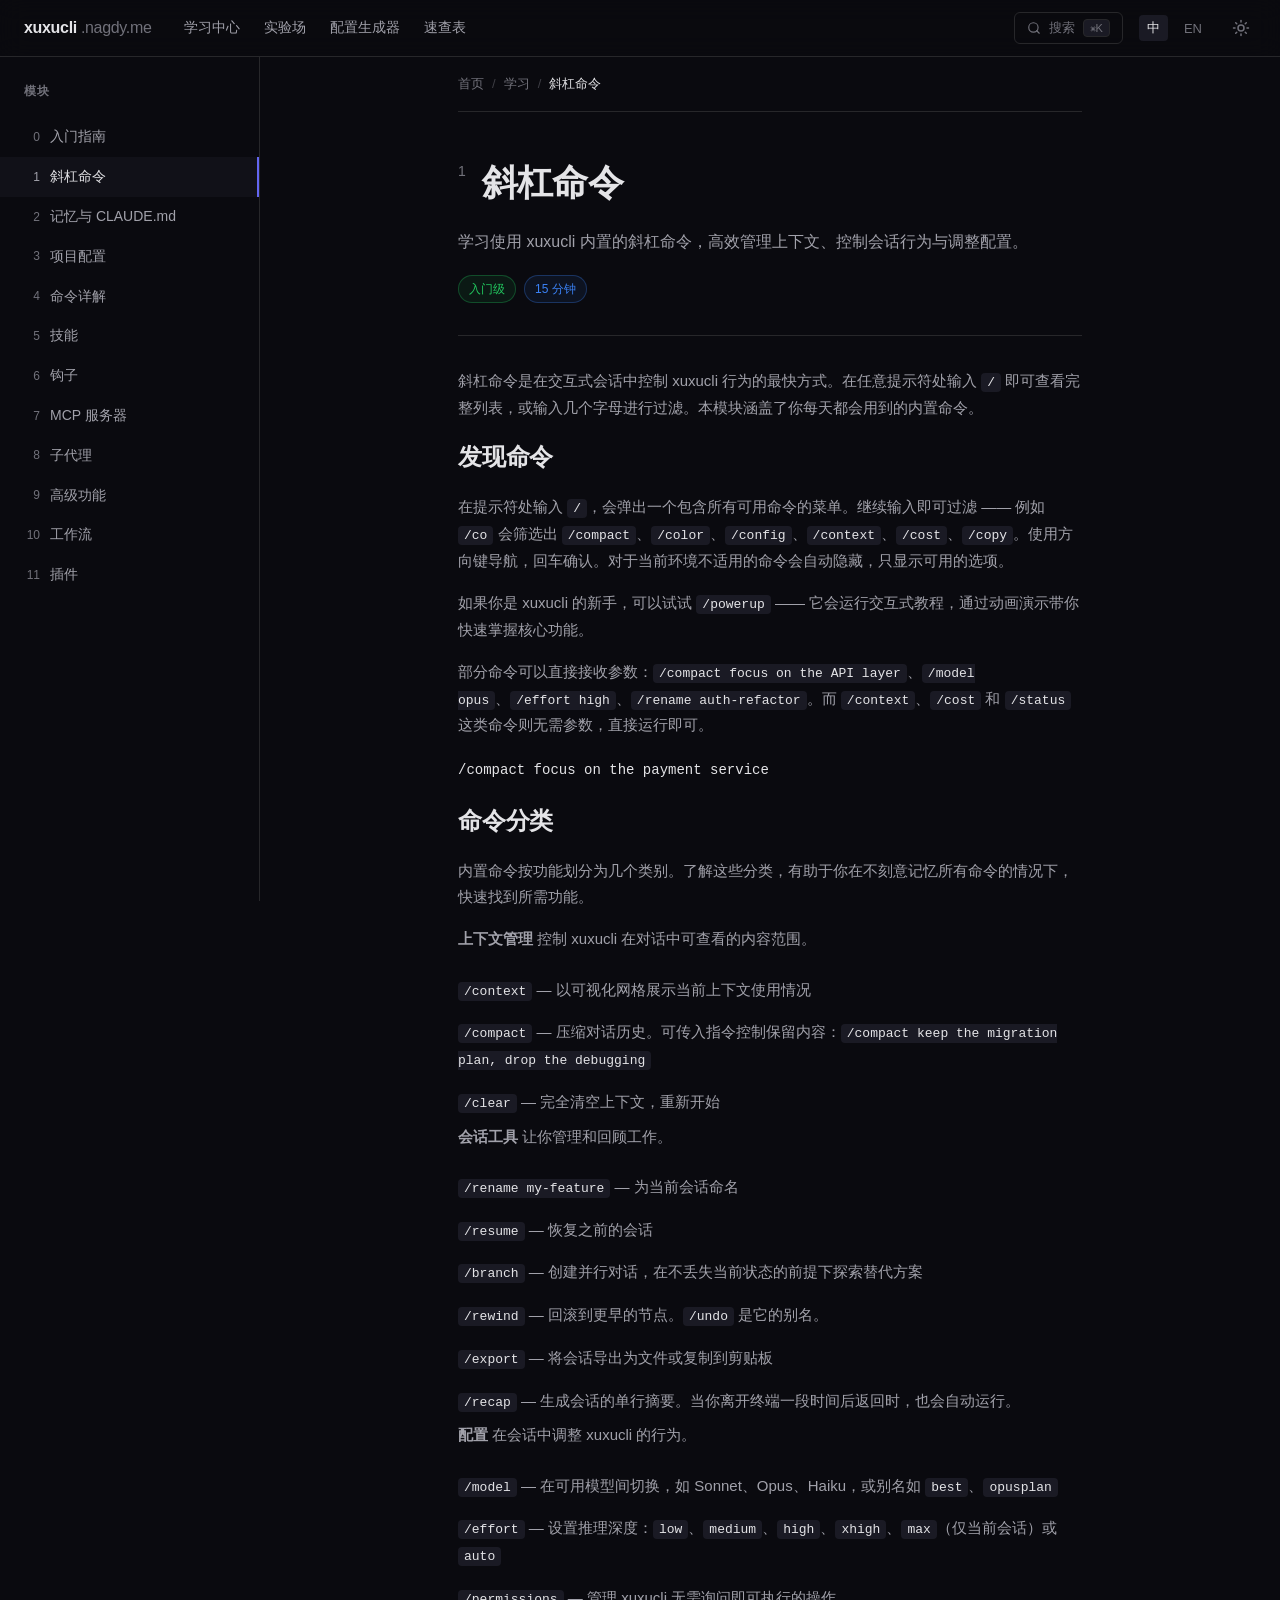
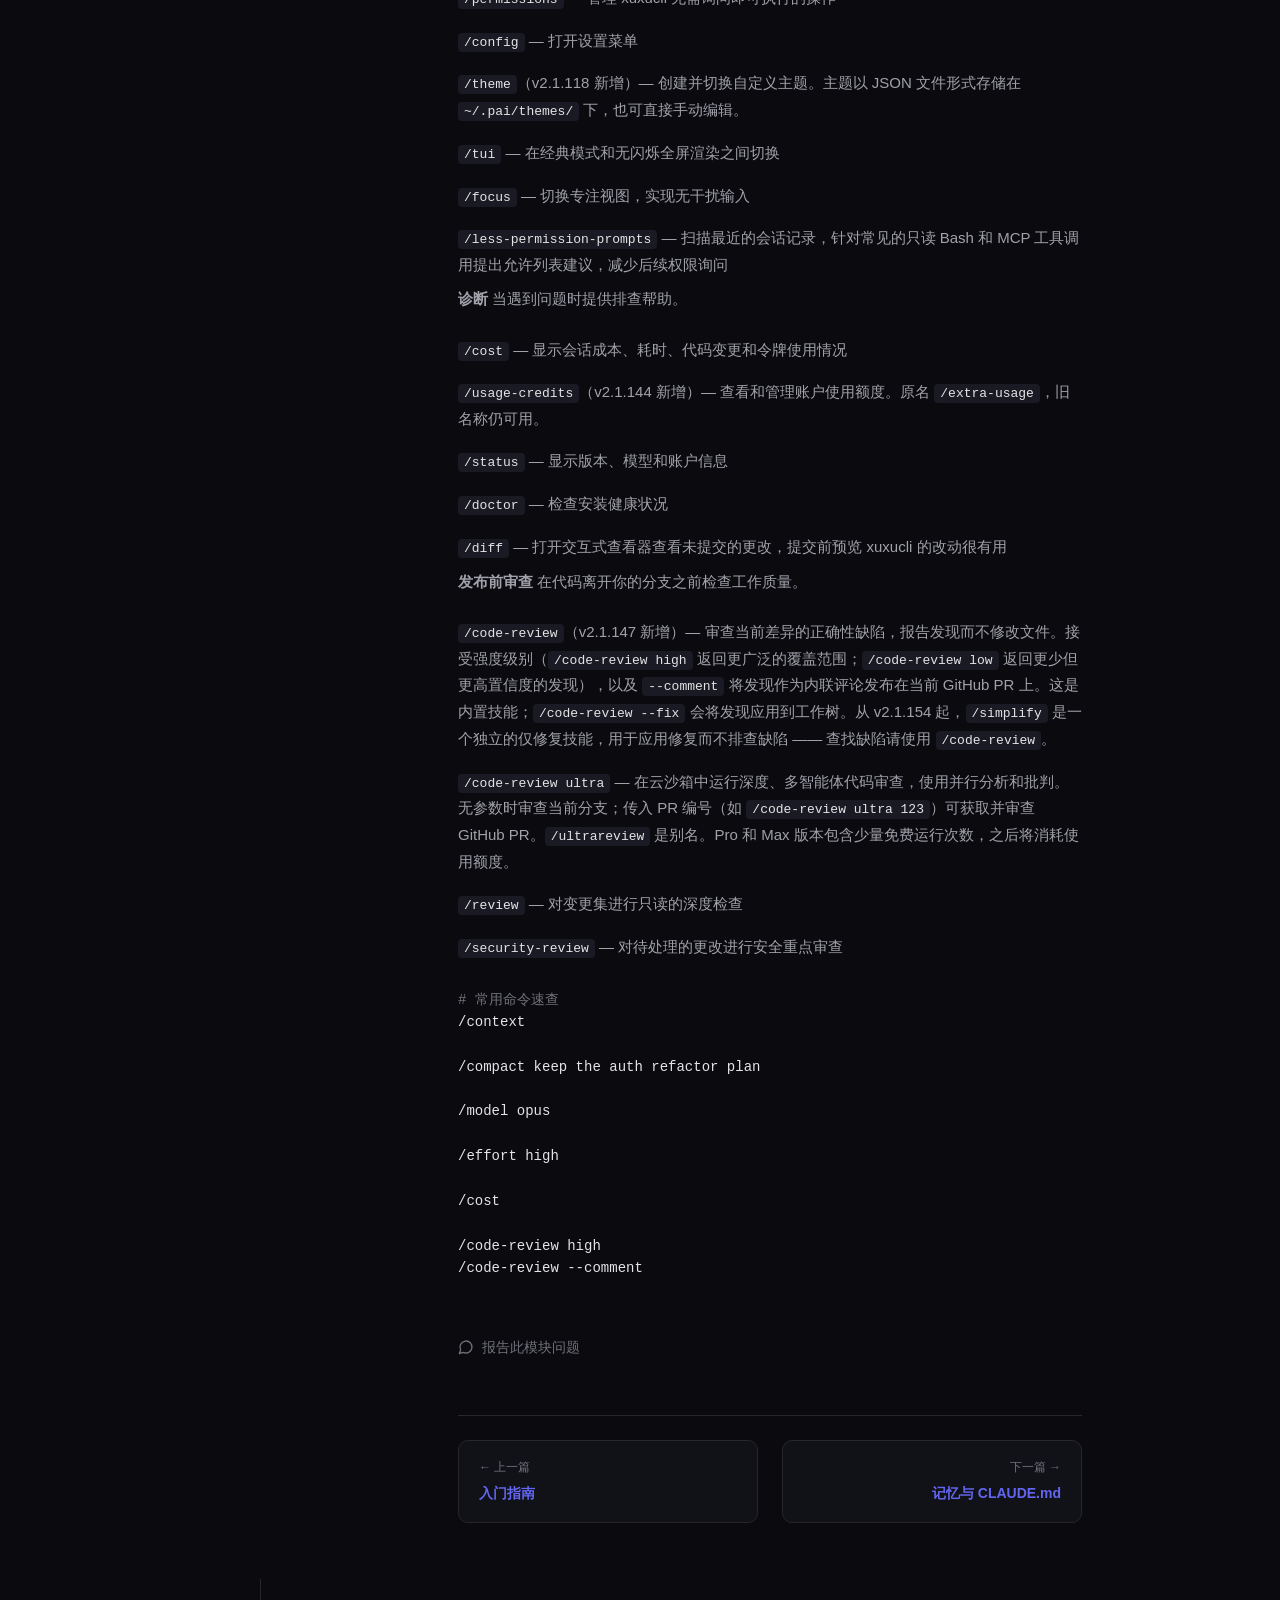
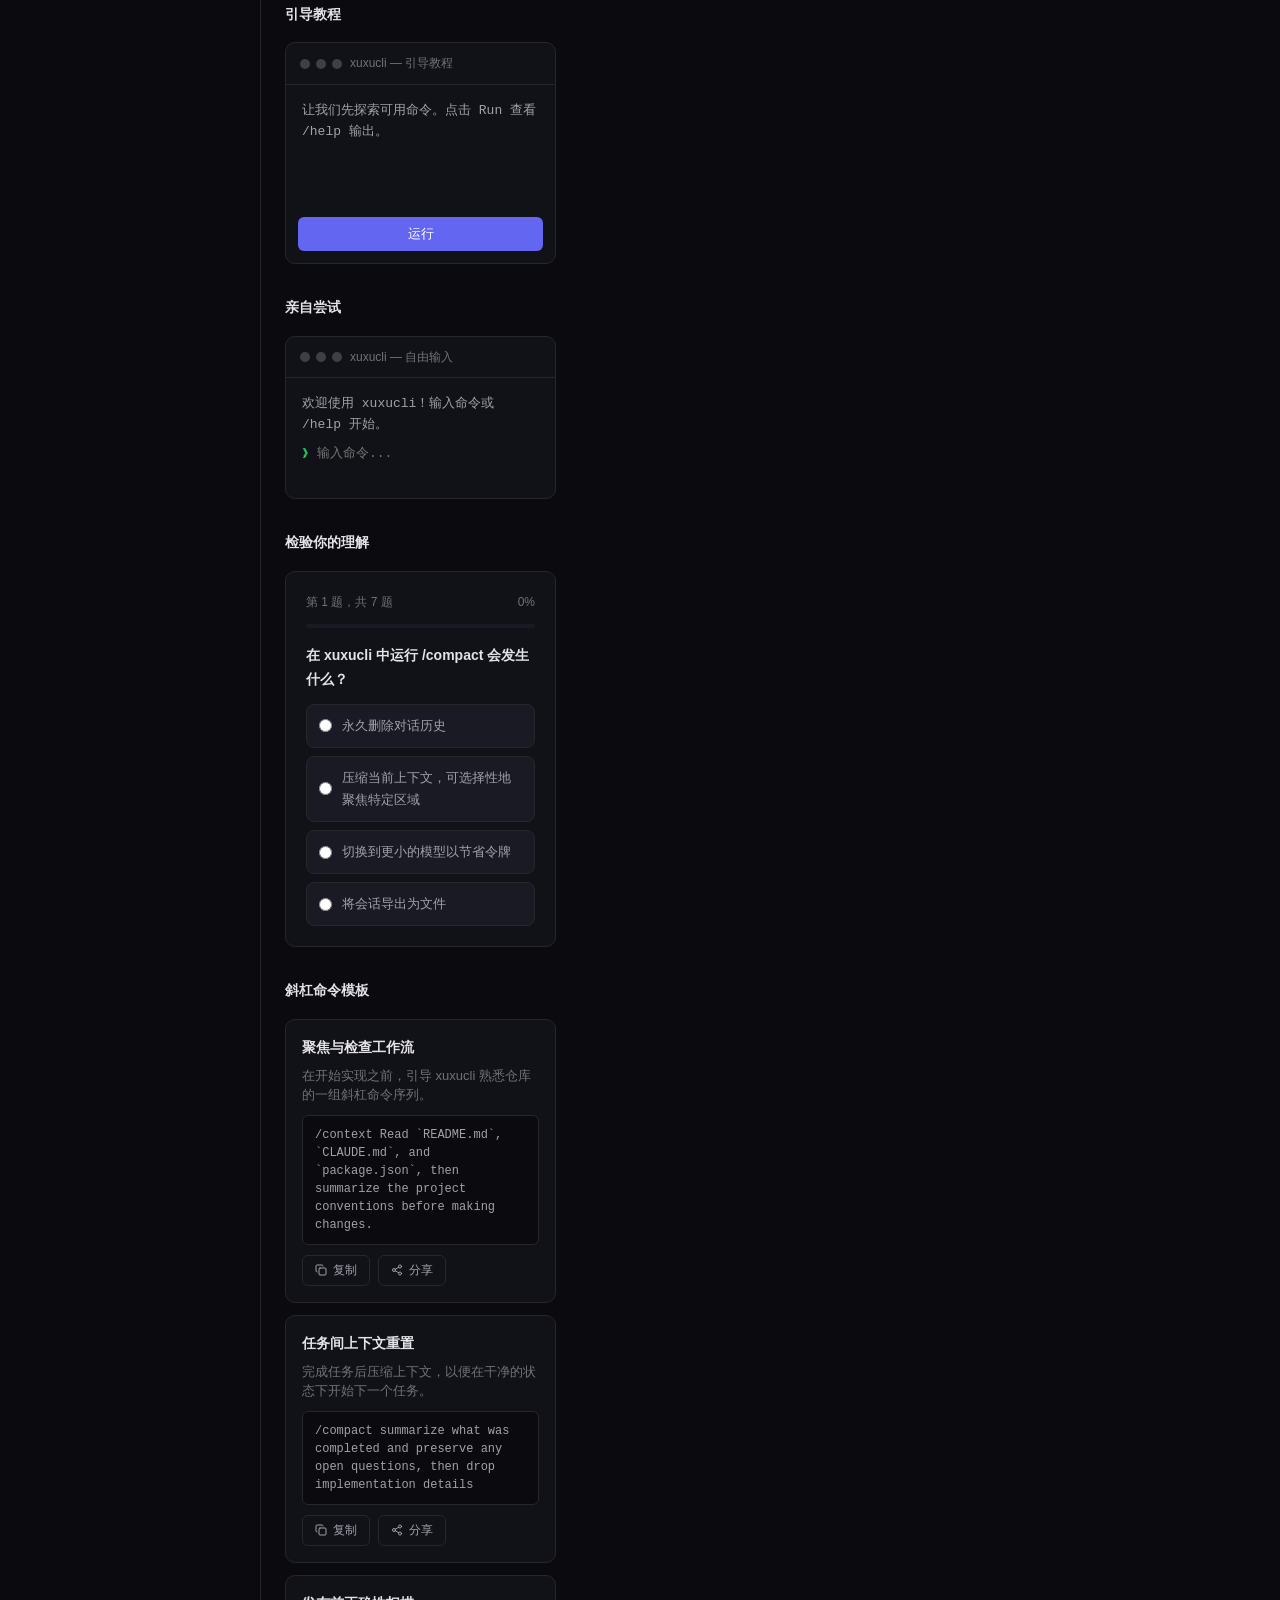
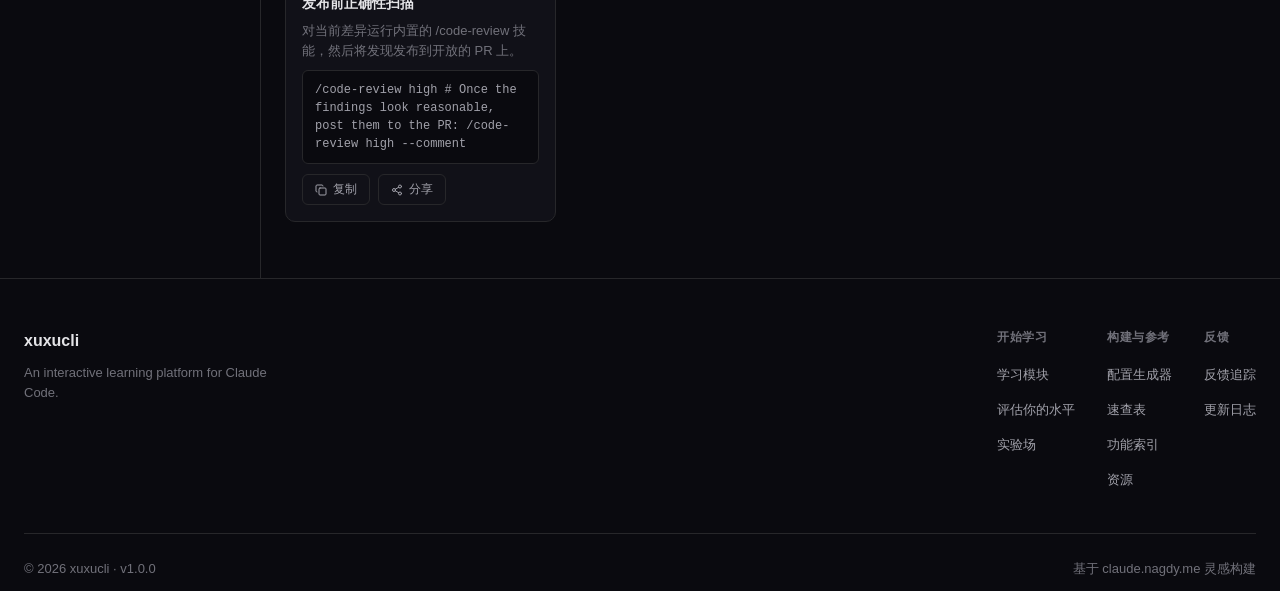
<file: demo-step/index.html>
<!DOCTYPE html>
<html lang="zh-CN">
<head>
  <meta charset="UTF-8">
  <meta name="viewport" content="width=device-width, initial-scale=1.0">
  <title>斜杠命令 — xuxucli 学习中心</title>
  <style>
    :root {
      --bg-primary: #0a0a0f;
      --bg-secondary: #111118;
      --bg-tertiary: #1a1a24;
      --text-primary: #e4e4e7;
      --text-secondary: #a1a1aa;
      --text-muted: #71717a;
      --accent: #6366f1;
      --accent-hover: #818cf8;
      --border: #27272a;
      --border-hover: #3f3f46;
      --code-bg: #0d0d14;
      --success: #22c55e;
      --warning: #f59e0b;
      --info: #3b82f6;
    }

    * {
      margin: 0;
      padding: 0;
      box-sizing: border-box;
    }

    body {
      font-family: -apple-system, BlinkMacSystemFont, "Segoe UI", Roboto, "Helvetica Neue", Arial, sans-serif;
      background-color: var(--bg-primary);
      color: var(--text-primary);
      line-height: 1.7;
      -webkit-font-smoothing: antialiased;
      min-height: 100vh;
      display: flex;
      flex-direction: column;
    }

    a {
      color: var(--accent);
      text-decoration: none;
      transition: color 0.2s;
    }

    a:hover {
      color: var(--accent-hover);
    }

    /* Header */
    .site-header {
      border-bottom: 1px solid var(--border);
      background: rgba(10, 10, 15, 0.9);
      backdrop-filter: blur(12px);
      position: sticky;
      top: 0;
      z-index: 50;
    }

    .header-inner {
      max-width: 1440px;
      margin: 0 auto;
      padding: 0 24px;
      height: 56px;
      display: flex;
      align-items: center;
      justify-content: space-between;
    }

    .header-left {
      display: flex;
      align-items: center;
      gap: 32px;
    }

    .logo {
      font-weight: 700;
      font-size: 16px;
      color: var(--text-primary);
      display: flex;
      align-items: center;
      gap: 4px;
      letter-spacing: -0.02em;
    }

    .logo span {
      color: var(--text-muted);
      font-weight: 400;
    }

    .nav-links {
      display: flex;
      gap: 24px;
      align-items: center;
    }

    .nav-links a {
      color: var(--text-secondary);
      font-size: 14px;
      font-weight: 500;
    }

    .nav-links a:hover {
      color: var(--text-primary);
    }

    .header-right {
      display: flex;
      align-items: center;
      gap: 16px;
    }

    .search-btn {
      display: flex;
      align-items: center;
      gap: 8px;
      padding: 6px 12px;
      border: 1px solid var(--border);
      border-radius: 6px;
      background: transparent;
      color: var(--text-muted);
      font-size: 13px;
      cursor: pointer;
      transition: border-color 0.2s;
    }

    .search-btn:hover {
      border-color: var(--border-hover);
      color: var(--text-secondary);
    }

    .search-btn kbd {
      font-family: inherit;
      font-size: 11px;
      padding: 2px 6px;
      border-radius: 4px;
      background: var(--bg-tertiary);
      border: 1px solid var(--border);
    }

    .lang-toggle {
      display: flex;
      align-items: center;
      gap: 8px;
      font-size: 13px;
      color: var(--text-muted);
    }

    .lang-toggle button {
      background: none;
      border: none;
      color: var(--text-muted);
      cursor: pointer;
      font-size: 13px;
      padding: 4px 8px;
      border-radius: 4px;
      transition: color 0.2s;
    }

    .lang-toggle button:hover {
      color: var(--text-secondary);
    }

    .lang-toggle button.active {
      color: var(--text-primary);
      background: var(--bg-tertiary);
    }

    .theme-toggle {
      background: none;
      border: none;
      color: var(--text-muted);
      cursor: pointer;
      padding: 6px;
      border-radius: 6px;
      display: flex;
      align-items: center;
      justify-content: center;
      transition: color 0.2s, background 0.2s;
    }

    .theme-toggle:hover {
      color: var(--text-secondary);
      background: var(--bg-tertiary);
    }

    /* Layout */
    .layout {
      display: flex;
      flex: 1;
      max-width: 1440px;
      margin: 0 auto;
      width: 100%;
    }

    /* Sidebar */
    .sidebar {
      width: 260px;
      border-right: 1px solid var(--border);
      padding: 24px 0;
      position: sticky;
      top: 56px;
      height: calc(100vh - 56px);
      overflow-y: auto;
      flex-shrink: 0;
    }

    .sidebar-header {
      padding: 0 24px 16px;
      display: flex;
      align-items: center;
      justify-content: space-between;
    }

    .sidebar-title {
      font-size: 12px;
      font-weight: 600;
      text-transform: uppercase;
      letter-spacing: 0.05em;
      color: var(--text-muted);
    }

    .sidebar-toggle {
      display: none;
      background: none;
      border: none;
      color: var(--text-muted);
      cursor: pointer;
      padding: 4px;
    }

    .module-list {
      list-style: none;
    }

    .module-list li {
      margin: 0;
    }

    .module-list a {
      display: flex;
      align-items: center;
      gap: 10px;
      padding: 8px 24px;
      color: var(--text-secondary);
      font-size: 14px;
      transition: background 0.15s, color 0.15s;
    }

    .module-list a:hover {
      background: var(--bg-secondary);
      color: var(--text-primary);
    }

    .module-list a.active {
      color: var(--text-primary);
      background: var(--bg-secondary);
      border-right: 2px solid var(--accent);
    }

    .module-num {
      font-size: 12px;
      color: var(--text-muted);
      width: 16px;
      text-align: right;
      flex-shrink: 0;
    }

    .module-list a.active .module-num {
      color: var(--text-secondary);
    }

    /* Main */
    .main {
      flex: 1;
      min-width: 0;
      display: flex;
      flex-direction: column;
    }

    .main-content {
      flex: 1;
      display: flex;
      flex-direction: column;
    }

    .content-wrapper {
      flex: 1;
      padding: 0 48px;
      max-width: 720px;
      margin: 0 auto;
      width: 100%;
    }

    /* Breadcrumb */
    .breadcrumb {
      padding: 16px 0;
      font-size: 13px;
      color: var(--text-muted);
      border-bottom: 1px solid var(--border);
      display: flex;
      align-items: center;
      gap: 8px;
    }

    .breadcrumb a {
      color: var(--text-muted);
    }

    .breadcrumb a:hover {
      color: var(--accent);
    }

    .breadcrumb .sep {
      color: var(--text-muted);
      opacity: 0.5;
    }

    .breadcrumb .current {
      color: var(--text-primary);
    }

    /* Hero */
    .hero {
      padding: 40px 0 32px;
      border-bottom: 1px solid var(--border);
    }

    .hero-header {
      display: flex;
      align-items: flex-start;
      gap: 16px;
      margin-bottom: 16px;
    }

    .hero-num {
      font-size: 14px;
      color: var(--text-muted);
      font-weight: 500;
      margin-top: 8px;
    }

    .hero h1 {
      font-size: 36px;
      font-weight: 700;
      letter-spacing: -0.02em;
      color: var(--text-primary);
    }

    .hero-description {
      font-size: 16px;
      color: var(--text-secondary);
      line-height: 1.6;
      margin-bottom: 20px;
    }

    .meta-tags {
      display: flex;
      gap: 8px;
      flex-wrap: wrap;
    }

    .tag {
      display: inline-flex;
      align-items: center;
      padding: 3px 10px;
      border-radius: 9999px;
      font-size: 12px;
      font-weight: 500;
      border: 1px solid var(--border);
      background: var(--bg-secondary);
      color: var(--text-secondary);
    }

    .tag.beginner {
      border-color: rgba(34, 197, 94, 0.3);
      color: var(--success);
      background: rgba(34, 197, 94, 0.08);
    }

    .tag.time {
      border-color: rgba(59, 130, 246, 0.3);
      color: var(--info);
      background: rgba(59, 130, 246, 0.08);
    }

    /* Content */
    .content {
      padding: 32px 0;
      flex: 1;
    }

    .section {
      margin-bottom: 40px;
    }

    .section h2 {
      font-size: 24px;
      font-weight: 600;
      margin-bottom: 16px;
      letter-spacing: -0.01em;
      color: var(--text-primary);
    }

    .section p {
      color: var(--text-secondary);
      margin-bottom: 16px;
      font-size: 15px;
      line-height: 1.75;
    }

    .section ul {
      list-style: none;
      padding: 0;
    }

    .section ul li {
      padding: 8px 0;
      color: var(--text-secondary);
      font-size: 15px;
      line-height: 1.75;
    }

    .section ul li strong {
      color: var(--text-primary);
      font-weight: 600;
    }

    .section code {
      font-family: "SF Mono", "Fira Code", "Fira Mono", Menlo, Consolas, monospace;
      font-size: 13px;
      background: var(--bg-tertiary);
      padding: 2px 6px;
      border-radius: 4px;
      color: var(--text-primary);
    }

    /* Code block (standalone) */
    .code-block {
      margin: 20px 0;
    }

    .code-block pre {
      font-family: "SF Mono", "Fira Code", "Fira Mono", Menlo, Consolas, monospace;
      font-size: 14px;
      line-height: 1.6;
      color: #e4e4e7;
      white-space: pre-wrap;
      word-break: break-word;
    }

    /* Inline command list */
    .command-list {
      margin: 16px 0;
    }

    .command-item {
      padding: 8px 0;
      display: flex;
      gap: 8px;
      align-items: baseline;
      flex-wrap: wrap;
    }

    .command-item code {
      font-family: "SF Mono", "Fira Code", monospace;
      font-size: 14px;
      color: var(--accent-hover);
      background: none;
      padding: 0;
    }

    .command-item .desc {
      color: var(--text-secondary);
      font-size: 15px;
    }

    /* Module nav */
    .module-nav {
      border-top: 1px solid var(--border);
      padding: 24px 0;
      display: flex;
      justify-content: space-between;
      gap: 24px;
      margin-top: 40px;
    }

    .nav-card {
      flex: 1;
      padding: 16px 20px;
      background: var(--bg-secondary);
      border: 1px solid var(--border);
      border-radius: 10px;
      transition: border-color 0.2s, transform 0.2s;
      text-decoration: none;
      display: block;
    }

    .nav-card:hover {
      border-color: var(--border-hover);
      transform: translateY(-2px);
    }

    .nav-label {
      font-size: 12px;
      color: var(--text-muted);
      margin-bottom: 4px;
    }

    .nav-title {
      font-size: 14px;
      font-weight: 600;
      color: var(--accent);
    }

    .nav-card.next {
      text-align: right;
    }

    .feedback-link {
      display: inline-flex;
      align-items: center;
      gap: 8px;
      padding: 16px 0;
      font-size: 14px;
      color: var(--text-muted);
    }

    .feedback-link:hover {
      color: var(--text-secondary);
    }

    /* Right sidebar */
    .right-sidebar {
      width: 320px;
      border-left: 1px solid var(--border);
      padding: 24px;
      overflow-y: auto;
      flex-shrink: 0;
    }

    .widget {
      margin-bottom: 32px;
    }

    .widget h3 {
      font-size: 14px;
      font-weight: 600;
      margin-bottom: 16px;
      color: var(--text-primary);
    }

    .terminal {
      background: var(--bg-secondary);
      border: 1px solid var(--border);
      border-radius: 10px;
      overflow: hidden;
    }

    .terminal-header {
      padding: 10px 14px;
      border-bottom: 1px solid var(--border);
      font-size: 12px;
      color: var(--text-muted);
      display: flex;
      align-items: center;
      gap: 8px;
    }

    .terminal-dots {
      display: flex;
      gap: 6px;
    }

    .terminal-dot {
      width: 10px;
      height: 10px;
      border-radius: 50%;
      background: var(--border-hover);
    }

    .terminal-body {
      padding: 16px;
      font-family: "SF Mono", "Fira Code", monospace;
      font-size: 13px;
      line-height: 1.6;
      color: var(--text-secondary);
      min-height: 120px;
    }

    .terminal-input-line {
      display: flex;
      align-items: center;
      gap: 8px;
      margin-top: 8px;
    }

    .terminal-prompt {
      color: var(--success);
    }

    .terminal-input {
      flex: 1;
      background: transparent;
      border: none;
      color: var(--text-primary);
      font-family: inherit;
      font-size: inherit;
      outline: none;
    }

    .run-btn {
      margin-top: 12px;
      width: 100%;
      padding: 8px 16px;
      background: var(--accent);
      color: white;
      border: none;
      border-radius: 6px;
      font-size: 13px;
      font-weight: 500;
      cursor: pointer;
      transition: background 0.2s;
    }

    .run-btn:hover {
      background: var(--accent-hover);
    }

    .quiz-widget {
      background: var(--bg-secondary);
      border: 1px solid var(--border);
      border-radius: 10px;
      padding: 20px;
    }

    .quiz-header {
      display: flex;
      justify-content: space-between;
      align-items: center;
      margin-bottom: 12px;
    }

    .quiz-progress-text {
      font-size: 12px;
      color: var(--text-muted);
    }

    .quiz-progress-bar {
      width: 100%;
      height: 4px;
      background: var(--bg-tertiary);
      border-radius: 2px;
      margin-bottom: 16px;
      overflow: hidden;
    }

    .quiz-progress-fill {
      height: 100%;
      background: var(--accent);
      border-radius: 2px;
      transition: width 0.3s;
    }

    .quiz-question {
      font-size: 14px;
      font-weight: 600;
      margin-bottom: 12px;
      color: var(--text-primary);
    }

    .quiz-options {
      display: flex;
      flex-direction: column;
      gap: 8px;
    }

    .quiz-option {
      display: flex;
      align-items: center;
      gap: 10px;
      padding: 10px 12px;
      background: var(--bg-tertiary);
      border: 1px solid var(--border);
      border-radius: 8px;
      cursor: pointer;
      font-size: 13px;
      color: var(--text-secondary);
      transition: border-color 0.2s, color 0.2s;
    }

    .quiz-option:hover {
      border-color: var(--border-hover);
      color: var(--text-primary);
    }

    .quiz-option input[type="radio"] {
      accent-color: var(--accent);
    }

    .template-card {
      background: var(--bg-secondary);
      border: 1px solid var(--border);
      border-radius: 10px;
      padding: 16px;
      margin-bottom: 12px;
    }

    .template-title {
      font-size: 14px;
      font-weight: 600;
      margin-bottom: 6px;
      color: var(--text-primary);
    }

    .template-desc {
      font-size: 13px;
      color: var(--text-muted);
      margin-bottom: 10px;
      line-height: 1.5;
    }

    .template-code {
      background: var(--bg-primary);
      border: 1px solid var(--border);
      border-radius: 6px;
      padding: 10px 12px;
      font-family: "SF Mono", "Fira Code", monospace;
      font-size: 12px;
      line-height: 1.5;
      color: var(--text-secondary);
      margin-bottom: 10px;
      position: relative;
    }

    .template-actions {
      display: flex;
      gap: 8px;
    }

    .template-btn {
      display: flex;
      align-items: center;
      gap: 6px;
      padding: 6px 12px;
      background: transparent;
      border: 1px solid var(--border);
      border-radius: 6px;
      color: var(--text-secondary);
      font-size: 12px;
      cursor: pointer;
      transition: border-color 0.2s, color 0.2s;
    }

    .template-btn:hover {
      border-color: var(--border-hover);
      color: var(--text-primary);
    }

    /* Footer */
    .site-footer {
      border-top: 1px solid var(--border);
      padding: 48px 24px 32px;
      margin-top: auto;
    }

    .footer-inner {
      max-width: 1440px;
      margin: 0 auto;
      display: flex;
      justify-content: space-between;
      gap: 48px;
    }

    .footer-brand {
      max-width: 280px;
    }

    .footer-logo {
      font-size: 16px;
      font-weight: 700;
      margin-bottom: 8px;
      color: var(--text-primary);
    }

    .footer-desc {
      font-size: 13px;
      color: var(--text-muted);
      line-height: 1.6;
      margin-bottom: 16px;
    }

    .footer-links {
      display: flex;
      gap: 32px;
    }

    .footer-col h4 {
      font-size: 12px;
      font-weight: 600;
      text-transform: uppercase;
      letter-spacing: 0.05em;
      color: var(--text-muted);
      margin-bottom: 12px;
    }

    .footer-col ul {
      list-style: none;
    }

    .footer-col li {
      margin-bottom: 8px;
    }

    .footer-col a {
      font-size: 13px;
      color: var(--text-secondary);
    }

    .footer-col a:hover {
      color: var(--text-primary);
    }

    .footer-bottom {
      max-width: 1440px;
      margin: 32px auto 0;
      padding-top: 24px;
      border-top: 1px solid var(--border);
      display: flex;
      justify-content: space-between;
      align-items: center;
      font-size: 13px;
      color: var(--text-muted);
    }

    /* Responsive */
    @media (max-width: 1100px) {
      .right-sidebar {
        display: none;
      }
    }

    @media (max-width: 860px) {
      .sidebar {
        display: none;
      }

      .content-wrapper {
        padding: 0 24px;
      }

      .header-left .nav-links {
        display: none;
      }
    }
  </style>
</head>
<body>

  <!-- Header -->
  <header class="site-header">
    <div class="header-inner">
      <div class="header-left">
        <a href="#" class="logo">xuxucli <span>.nagdy.me</span></a>
        <nav class="nav-links">
          <a href="#">学习中心</a>
          <a href="#">实验场</a>
          <a href="#">配置生成器</a>
          <a href="#">速查表</a>
        </nav>
      </div>
      <div class="header-right">
        <button class="search-btn" onclick="alert('搜索功能即将上线')">
          <svg width="14" height="14" viewBox="0 0 24 24" fill="none" stroke="currentColor" stroke-width="2" stroke-linecap="round" stroke-linejoin="round"><circle cx="11" cy="11" r="8"></circle><path d="m21 21-4.3-4.3"></path></svg>
          搜索
          <kbd>⌘K</kbd>
        </button>
        <div class="lang-toggle">
          <button class="active">中</button>
          <button>EN</button>
        </div>
        <button class="theme-toggle" onclick="toggleTheme()" title="切换深色模式">
          <svg width="18" height="18" viewBox="0 0 24 24" fill="none" stroke="currentColor" stroke-width="2" stroke-linecap="round" stroke-linejoin="round"><circle cx="12" cy="12" r="4"></circle><path d="M12 2v2"></path><path d="M12 20v2"></path><path d="m4.93 4.93 1.41 1.41"></path><path d="m17.66 17.66 1.41 1.41"></path><path d="M2 12h2"></path><path d="M20 12h2"></path><path d="m4.93 19.07 1.41-1.41"></path><path d="m17.66 6.34 1.41-1.41"></path></svg>
        </button>
      </div>
    </div>
  </header>

  <div class="layout">
    <!-- Left Sidebar -->
    <aside class="sidebar">
      <div class="sidebar-header">
        <span class="sidebar-title">模块</span>
        <button class="sidebar-toggle">
          <svg width="18" height="18" viewBox="0 0 24 24" fill="none" stroke="currentColor" stroke-width="2" stroke-linecap="round" stroke-linejoin="round"><path d="M19 12H5"></path><path d="M12 19l-7-7 7-7"></path></svg>
        </button>
      </div>
      <ul class="module-list">
        <li><a href="#"><span class="module-num">0</span> 入门指南</a></li>
        <li><a href="#" class="active"><span class="module-num">1</span> 斜杠命令</a></li>
        <li><a href="#"><span class="module-num">2</span> 记忆与 CLAUDE.md</a></li>
        <li><a href="#"><span class="module-num">3</span> 项目配置</a></li>
        <li><a href="#"><span class="module-num">4</span> 命令详解</a></li>
        <li><a href="#"><span class="module-num">5</span> 技能</a></li>
        <li><a href="#"><span class="module-num">6</span> 钩子</a></li>
        <li><a href="#"><span class="module-num">7</span> MCP 服务器</a></li>
        <li><a href="#"><span class="module-num">8</span> 子代理</a></li>
        <li><a href="#"><span class="module-num">9</span> 高级功能</a></li>
        <li><a href="#"><span class="module-num">10</span> 工作流</a></li>
        <li><a href="#"><span class="module-num">11</span> 插件</a></li>
      </ul>
    </aside>

    <!-- Main Content -->
    <main class="main">
      <div class="main-content">
        <div class="content-wrapper">
          <!-- Breadcrumb -->
          <nav class="breadcrumb">
            <a href="#">首页</a>
            <span class="sep">/</span>
            <a href="#">学习</a>
            <span class="sep">/</span>
            <span class="current">斜杠命令</span>
          </nav>

          <!-- Hero -->
          <section class="hero">
            <div class="hero-header">
              <span class="hero-num">1</span>
              <h1>斜杠命令</h1>
            </div>
            <p class="hero-description">
              学习使用 xuxucli 内置的斜杠命令，高效管理上下文、控制会话行为与调整配置。
            </p>
            <div class="meta-tags">
              <span class="tag beginner">入门级</span>
              <span class="tag time">15 分钟</span>
            </div>
          </section>

          <!-- Content -->
          <div class="content">
            <div class="section">
              <p>
                斜杠命令是在交互式会话中控制 xuxucli 行为的最快方式。在任意提示符处输入 <code>/</code> 即可查看完整列表，或输入几个字母进行过滤。本模块涵盖了你每天都会用到的内置命令。
              </p>

              <h2>发现命令</h2>
              <p>
                在提示符处输入 <code>/</code>，会弹出一个包含所有可用命令的菜单。继续输入即可过滤 —— 例如 <code>/co</code> 会筛选出 <code>/compact</code>、<code>/color</code>、<code>/config</code>、<code>/context</code>、<code>/cost</code>、<code>/copy</code>。使用方向键导航，回车确认。对于当前环境不适用的命令会自动隐藏，只显示可用的选项。
              </p>
              <p>
                如果你是 xuxucli 的新手，可以试试 <code>/powerup</code> —— 它会运行交互式教程，通过动画演示带你快速掌握核心功能。
              </p>
              <p>
                部分命令可以直接接收参数：<code>/compact focus on the API layer</code>、<code>/model opus</code>、<code>/effort high</code>、<code>/rename auth-refactor</code>。而 <code>/context</code>、<code>/cost</code> 和 <code>/status</code> 这类命令则无需参数，直接运行即可。
              </p>

              <div class="code-block">
                <pre>/compact focus on the payment service</pre>
              </div>

              <h2>命令分类</h2>
              <p>
                内置命令按功能划分为几个类别。了解这些分类，有助于你在不刻意记忆所有命令的情况下，快速找到所需功能。
              </p>

              <p><strong>上下文管理</strong> 控制 xuxucli 在对话中可查看的内容范围。</p>
              <ul>
                <li><code>/context</code> — 以可视化网格展示当前上下文使用情况</li>
                <li><code>/compact</code> — 压缩对话历史。可传入指令控制保留内容：<code>/compact keep the migration plan, drop the debugging</code></li>
                <li><code>/clear</code> — 完全清空上下文，重新开始</li>
              </ul>

              <p><strong>会话工具</strong> 让你管理和回顾工作。</p>
              <ul>
                <li><code>/rename my-feature</code> — 为当前会话命名</li>
                <li><code>/resume</code> — 恢复之前的会话</li>
                <li><code>/branch</code> — 创建并行对话，在不丢失当前状态的前提下探索替代方案</li>
                <li><code>/rewind</code> — 回滚到更早的节点。<code>/undo</code> 是它的别名。</li>
                <li><code>/export</code> — 将会话导出为文件或复制到剪贴板</li>
                <li><code>/recap</code> — 生成会话的单行摘要。当你离开终端一段时间后返回时，也会自动运行。</li>
              </ul>

              <p><strong>配置</strong> 在会话中调整 xuxucli 的行为。</p>
              <ul>
                <li><code>/model</code> — 在可用模型间切换，如 Sonnet、Opus、Haiku，或别名如 <code>best</code>、<code>opusplan</code></li>
                <li><code>/effort</code> — 设置推理深度：<code>low</code>、<code>medium</code>、<code>high</code>、<code>xhigh</code>、<code>max</code>（仅当前会话）或 <code>auto</code></li>
                <li><code>/permissions</code> — 管理 xuxucli 无需询问即可执行的操作</li>
                <li><code>/config</code> — 打开设置菜单</li>
                <li><code>/theme</code>（v2.1.118 新增）— 创建并切换自定义主题。主题以 JSON 文件形式存储在 <code>~/.pai/themes/</code> 下，也可直接手动编辑。</li>
                <li><code>/tui</code> — 在经典模式和无闪烁全屏渲染之间切换</li>
                <li><code>/focus</code> — 切换专注视图，实现无干扰输入</li>
                <li><code>/less-permission-prompts</code> — 扫描最近的会话记录，针对常见的只读 Bash 和 MCP 工具调用提出允许列表建议，减少后续权限询问</li>
              </ul>

              <p><strong>诊断</strong> 当遇到问题时提供排查帮助。</p>
              <ul>
                <li><code>/cost</code> — 显示会话成本、耗时、代码变更和令牌使用情况</li>
                <li><code>/usage-credits</code>（v2.1.144 新增）— 查看和管理账户使用额度。原名 <code>/extra-usage</code>，旧名称仍可用。</li>
                <li><code>/status</code> — 显示版本、模型和账户信息</li>
                <li><code>/doctor</code> — 检查安装健康状况</li>
                <li><code>/diff</code> — 打开交互式查看器查看未提交的更改，提交前预览 xuxucli 的改动很有用</li>
              </ul>

              <p><strong>发布前审查</strong> 在代码离开你的分支之前检查工作质量。</p>
              <ul>
                <li>
                  <code>/code-review</code>（v2.1.147 新增）— 审查当前差异的正确性缺陷，报告发现而不修改文件。接受强度级别（<code>/code-review high</code> 返回更广泛的覆盖范围；<code>/code-review low</code> 返回更少但更高置信度的发现），以及 <code>--comment</code> 将发现作为内联评论发布在当前 GitHub PR 上。这是内置技能；<code>/code-review --fix</code> 会将发现应用到工作树。从 v2.1.154 起，<code>/simplify</code> 是一个独立的仅修复技能，用于应用修复而不排查缺陷 —— 查找缺陷请使用 <code>/code-review</code>。
                </li>
                <li>
                  <code>/code-review ultra</code> — 在云沙箱中运行深度、多智能体代码审查，使用并行分析和批判。无参数时审查当前分支；传入 PR 编号（如 <code>/code-review ultra 123</code>）可获取并审查 GitHub PR。<code>/ultrareview</code> 是别名。Pro 和 Max 版本包含少量免费运行次数，之后将消耗使用额度。
                </li>
                <li><code>/review</code> — 对变更集进行只读的深度检查</li>
                <li><code>/security-review</code> — 对待处理的更改进行安全重点审查</li>
              </ul>

              <div class="code-block">
                <pre><span style="color: var(--text-muted);"># 常用命令速查</span>
/context

/compact keep the auth refactor plan

/model opus

/effort high

/cost

/code-review high
/code-review --comment</pre>
              </div>
            </div>

            <!-- Feedback & Module Nav -->
            <a href="#" class="feedback-link">
              <svg width="16" height="16" viewBox="0 0 24 24" fill="none" stroke="currentColor" stroke-width="2" stroke-linecap="round" stroke-linejoin="round"><path d="M7.9 20A9 9 0 1 0 4 16.1L2 22Z"></path></svg>
              报告此模块问题
            </a>

            <nav class="module-nav">
              <a href="#" class="nav-card">
                <div class="nav-label">← 上一篇</div>
                <div class="nav-title">入门指南</div>
              </a>
              <a href="#" class="nav-card next">
                <div class="nav-label">下一篇 →</div>
                <div class="nav-title">记忆与 CLAUDE.md</div>
              </a>
            </nav>
          </div>
        </div>
      </div>

      <!-- Right Sidebar -->
      <aside class="right-sidebar">
        <!-- Guided Tutorial -->
        <div class="widget">
          <h3>引导教程</h3>
          <div class="terminal">
            <div class="terminal-header">
              <div class="terminal-dots">
                <div class="terminal-dot"></div>
                <div class="terminal-dot"></div>
                <div class="terminal-dot"></div>
              </div>
              <span>xuxucli — 引导教程</span>
            </div>
            <div class="terminal-body" id="guidedOutput">
              <div>让我们先探索可用命令。点击 Run 查看 /help 输出。</div>
            </div>
            <button class="run-btn" id="guidedRunBtn" style="margin: 12px; width: calc(100% - 24px);">运行</button>
          </div>
        </div>

        <!-- Try It Yourself -->
        <div class="widget">
          <h3>亲自尝试</h3>
          <div class="terminal">
            <div class="terminal-header">
              <div class="terminal-dots">
                <div class="terminal-dot"></div>
                <div class="terminal-dot"></div>
                <div class="terminal-dot"></div>
              </div>
              <span>xuxucli — 自由输入</span>
            </div>
            <div class="terminal-body">
              <div>欢迎使用 xuxucli！输入命令或 /help 开始。</div>
              <div class="terminal-input-line">
                <span class="terminal-prompt">❯</span>
                <input type="text" class="terminal-input" id="freeInput" placeholder="输入命令..." autocomplete="off">
              </div>
            </div>
          </div>
        </div>

        <!-- Check Your Understanding -->
        <div class="widget">
          <h3>检验你的理解</h3>
          <div class="quiz-widget">
            <div class="quiz-header">
              <span class="quiz-progress-text">第 1 题，共 7 题</span>
              <span class="quiz-progress-text" id="quizPercent">0%</span>
            </div>
            <div class="quiz-progress-bar">
              <div class="quiz-progress-fill" id="quizFill" style="width: 0%"></div>
            </div>
            <div class="quiz-question" id="quizQuestion">在 xuxucli 中运行 /compact 会发生什么？</div>
            <div class="quiz-options" id="quizOptions">
              <label class="quiz-option">
                <input type="radio" name="quiz" value="0">
                <span>永久删除对话历史</span>
              </label>
              <label class="quiz-option">
                <input type="radio" name="quiz" value="1">
                <span>压缩当前上下文，可选择性地聚焦特定区域</span>
              </label>
              <label class="quiz-option">
                <input type="radio" name="quiz" value="2">
                <span>切换到更小的模型以节省令牌</span>
              </label>
              <label class="quiz-option">
                <input type="radio" name="quiz" value="3">
                <span>将会话导出为文件</span>
              </label>
            </div>
          </div>
        </div>

        <!-- Templates -->
        <div class="widget">
          <h3>斜杠命令模板</h3>

          <div class="template-card">
            <div class="template-title">聚焦与检查工作流</div>
            <div class="template-desc">在开始实现之前，引导 xuxucli 熟悉仓库的一组斜杠命令序列。</div>
            <div class="template-code">/context
Read `README.md`, `CLAUDE.md`, and `package.json`, then summarize the project conventions before making changes.</div>
            <div class="template-actions">
              <button class="template-btn" onclick="copyTemplate(this)">
                <svg width="12" height="12" viewBox="0 0 24 24" fill="none" stroke="currentColor" stroke-width="2" stroke-linecap="round" stroke-linejoin="round"><rect width="14" height="14" x="8" y="8" rx="2" ry="2"></rect><path d="M4 16c-1.1 0-2-.9-2-2V4c0-1.1.9-2 2-2h10c1.1 0 2 .9 2 2"></path></svg>
                复制
              </button>
              <button class="template-btn">
                <svg width="12" height="12" viewBox="0 0 24 24" fill="none" stroke="currentColor" stroke-width="2" stroke-linecap="round" stroke-linejoin="round"><circle cx="18" cy="5" r="3"></circle><circle cx="6" cy="12" r="3"></circle><circle cx="18" cy="19" r="3"></circle><line x1="8.59" x2="15.42" y1="13.51" y2="17.49"></line><line x1="15.41" x2="8.59" y1="6.51" y2="10.49"></line></svg>
                分享
              </button>
            </div>
          </div>

          <div class="template-card">
            <div class="template-title">任务间上下文重置</div>
            <div class="template-desc">完成任务后压缩上下文，以便在干净的状态下开始下一个任务。</div>
            <div class="template-code">/compact summarize what was completed and preserve any open questions, then drop implementation details</div>
            <div class="template-actions">
              <button class="template-btn" onclick="copyTemplate(this)">
                <svg width="12" height="12" viewBox="0 0 24 24" fill="none" stroke="currentColor" stroke-width="2" stroke-linecap="round" stroke-linejoin="round"><rect width="14" height="14" x="8" y="8" rx="2" ry="2"></rect><path d="M4 16c-1.1 0-2-.9-2-2V4c0-1.1.9-2 2-2h10c1.1 0 2 .9 2 2"></path></svg>
                复制
              </button>
              <button class="template-btn">
                <svg width="12" height="12" viewBox="0 0 24 24" fill="none" stroke="currentColor" stroke-width="2" stroke-linecap="round" stroke-linejoin="round"><circle cx="18" cy="5" r="3"></circle><circle cx="6" cy="12" r="3"></circle><circle cx="18" cy="19" r="3"></circle><line x1="8.59" x2="15.42" y1="13.51" y2="17.49"></line><line x1="15.41" x2="8.59" y1="6.51" y2="10.49"></line></svg>
                分享
              </button>
            </div>
          </div>

          <div class="template-card">
            <div class="template-title">发布前正确性扫描</div>
            <div class="template-desc">对当前差异运行内置的 /code-review 技能，然后将发现发布到开放的 PR 上。</div>
            <div class="template-code">/code-review high
# Once the findings look reasonable, post them to the PR:
/code-review high --comment</div>
            <div class="template-actions">
              <button class="template-btn" onclick="copyTemplate(this)">
                <svg width="12" height="12" viewBox="0 0 24 24" fill="none" stroke="currentColor" stroke-width="2" stroke-linecap="round" stroke-linejoin="round"><rect width="14" height="14" x="8" y="8" rx="2" ry="2"></rect><path d="M4 16c-1.1 0-2-.9-2-2V4c0-1.1.9-2 2-2h10c1.1 0 2 .9 2 2"></path></svg>
                复制
              </button>
              <button class="template-btn">
                <svg width="12" height="12" viewBox="0 0 24 24" fill="none" stroke="currentColor" stroke-width="2" stroke-linecap="round" stroke-linejoin="round"><circle cx="18" cy="5" r="3"></circle><circle cx="6" cy="12" r="3"></circle><circle cx="18" cy="19" r="3"></circle><line x1="8.59" x2="15.42" y1="13.51" y2="17.49"></line><line x1="15.41" x2="8.59" y1="6.51" y2="10.49"></line></svg>
                分享
              </button>
            </div>
          </div>
        </div>
      </aside>
    </main>
  </div>

  <!-- Footer -->
  <footer class="site-footer">
    <div class="footer-inner">
      <div class="footer-brand">
        <div class="footer-logo">xuxucli</div>
        <p class="footer-desc">An interactive learning platform for Claude Code.</p>
      </div>
      <div class="footer-links">
        <div class="footer-col">
          <h4>开始学习</h4>
          <ul>
            <li><a href="#">学习模块</a></li>
            <li><a href="#">评估你的水平</a></li>
            <li><a href="#">实验场</a></li>
          </ul>
        </div>
        <div class="footer-col">
          <h4>构建与参考</h4>
          <ul>
            <li><a href="#">配置生成器</a></li>
            <li><a href="#">速查表</a></li>
            <li><a href="#">功能索引</a></li>
            <li><a href="#">资源</a></li>
          </ul>
        </div>
        <div class="footer-col">
          <h4>反馈</h4>
          <ul>
            <li><a href="#">反馈追踪</a></li>
            <li><a href="#">更新日志</a></li>
          </ul>
        </div>
      </div>
    </div>
    <div class="footer-bottom">
      <span>© 2026 xuxucli · v1.0.0</span>
      <span>基于 claude.nagdy.me 灵感构建</span>
    </div>
  </footer>

  <script>
    // Guided tutorial simulation
    const guidedOutput = document.getElementById('guidedOutput');
    const guidedRunBtn = document.getElementById('guidedRunBtn');

    const guidedSteps = [
      { text: '> /help', delay: 300 },
      { text: '', delay: 100 },
      { text: 'Available commands:', delay: 200 },
      { text: '  /compact        Compress the current conversation', delay: 100 },
      { text: '  /config         Open the settings menu', delay: 80 },
      { text: '  /context        Show context usage', delay: 80 },
      { text: '  /cost           Show session cost', delay: 80 },
      { text: '  /help           Show this help message', delay: 80 },
      { text: '  ...', delay: 80 },
    ];

    let guidedRunning = false;
    guidedRunBtn.addEventListener('click', async () => {
      if (guidedRunning) return;
      guidedRunning = true;
      guidedRunBtn.disabled = true;
      guidedRunBtn.textContent = '运行中...';
      guidedOutput.innerHTML = '';

      for (const step of guidedSteps) {
        await new Promise(r => setTimeout(r, step.delay));
        const div = document.createElement('div');
        div.textContent = step.text;
        guidedOutput.appendChild(div);
      }

      guidedRunning = false;
      guidedRunBtn.disabled = false;
      guidedRunBtn.textContent = '运行';
    });

    // Free type terminal
    const freeInput = document.getElementById('freeInput');
    freeInput.addEventListener('keydown', (e) => {
      if (e.key === 'Enter' && freeInput.value.trim()) {
        const terminalBody = freeInput.closest('.terminal-body');
        const line = document.createElement('div');
        line.innerHTML = `<span style="color: var(--success);">❯</span> ${freeInput.value}`;
        terminalBody.insertBefore(line, freeInput.parentElement);
        freeInput.value = '';

        // Simulate response
        setTimeout(() => {
          const response = document.createElement('div');
          response.style.color = 'var(--text-muted)';
          response.textContent = `Command executed: ${line.textContent.replace('❯ ', '')}`;
          terminalBody.insertBefore(response, freeInput.parentElement);
        }, 300);
      }
    });

    // Quiz
    const quizOptions = document.querySelectorAll('.quiz-option');
    quizOptions.forEach(opt => {
      opt.addEventListener('click', () => {
        quizOptions.forEach(o => o.style.borderColor = 'var(--border)');
        quizOptions.forEach(o => o.style.color = 'var(--text-secondary)');
        opt.style.borderColor = 'var(--accent)';
        opt.style.color = 'var(--text-primary)';
        document.getElementById('quizFill').style.width = '100%';
        document.getElementById('quizPercent').textContent = '100%';
      });
    });

    // Copy template
    function copyTemplate(btn) {
      const code = btn.closest('.template-card').querySelector('.template-code').textContent;
      navigator.clipboard.writeText(code).then(() => {
        const original = btn.innerHTML;
        btn.innerHTML = '<svg width="12" height="12" viewBox="0 0 24 24" fill="none" stroke="currentColor" stroke-width="2" stroke-linecap="round" stroke-linejoin="round"><polyline points="20 6 9 17 4 12"></polyline></svg> 已复制';
        setTimeout(() => {
          btn.innerHTML = original;
        }, 2000);
      });
    }

    // Theme toggle (placeholder)
    function toggleTheme() {
      alert('深色模式切换功能演示');
    }
  </script>
</body>
</html>
</file>
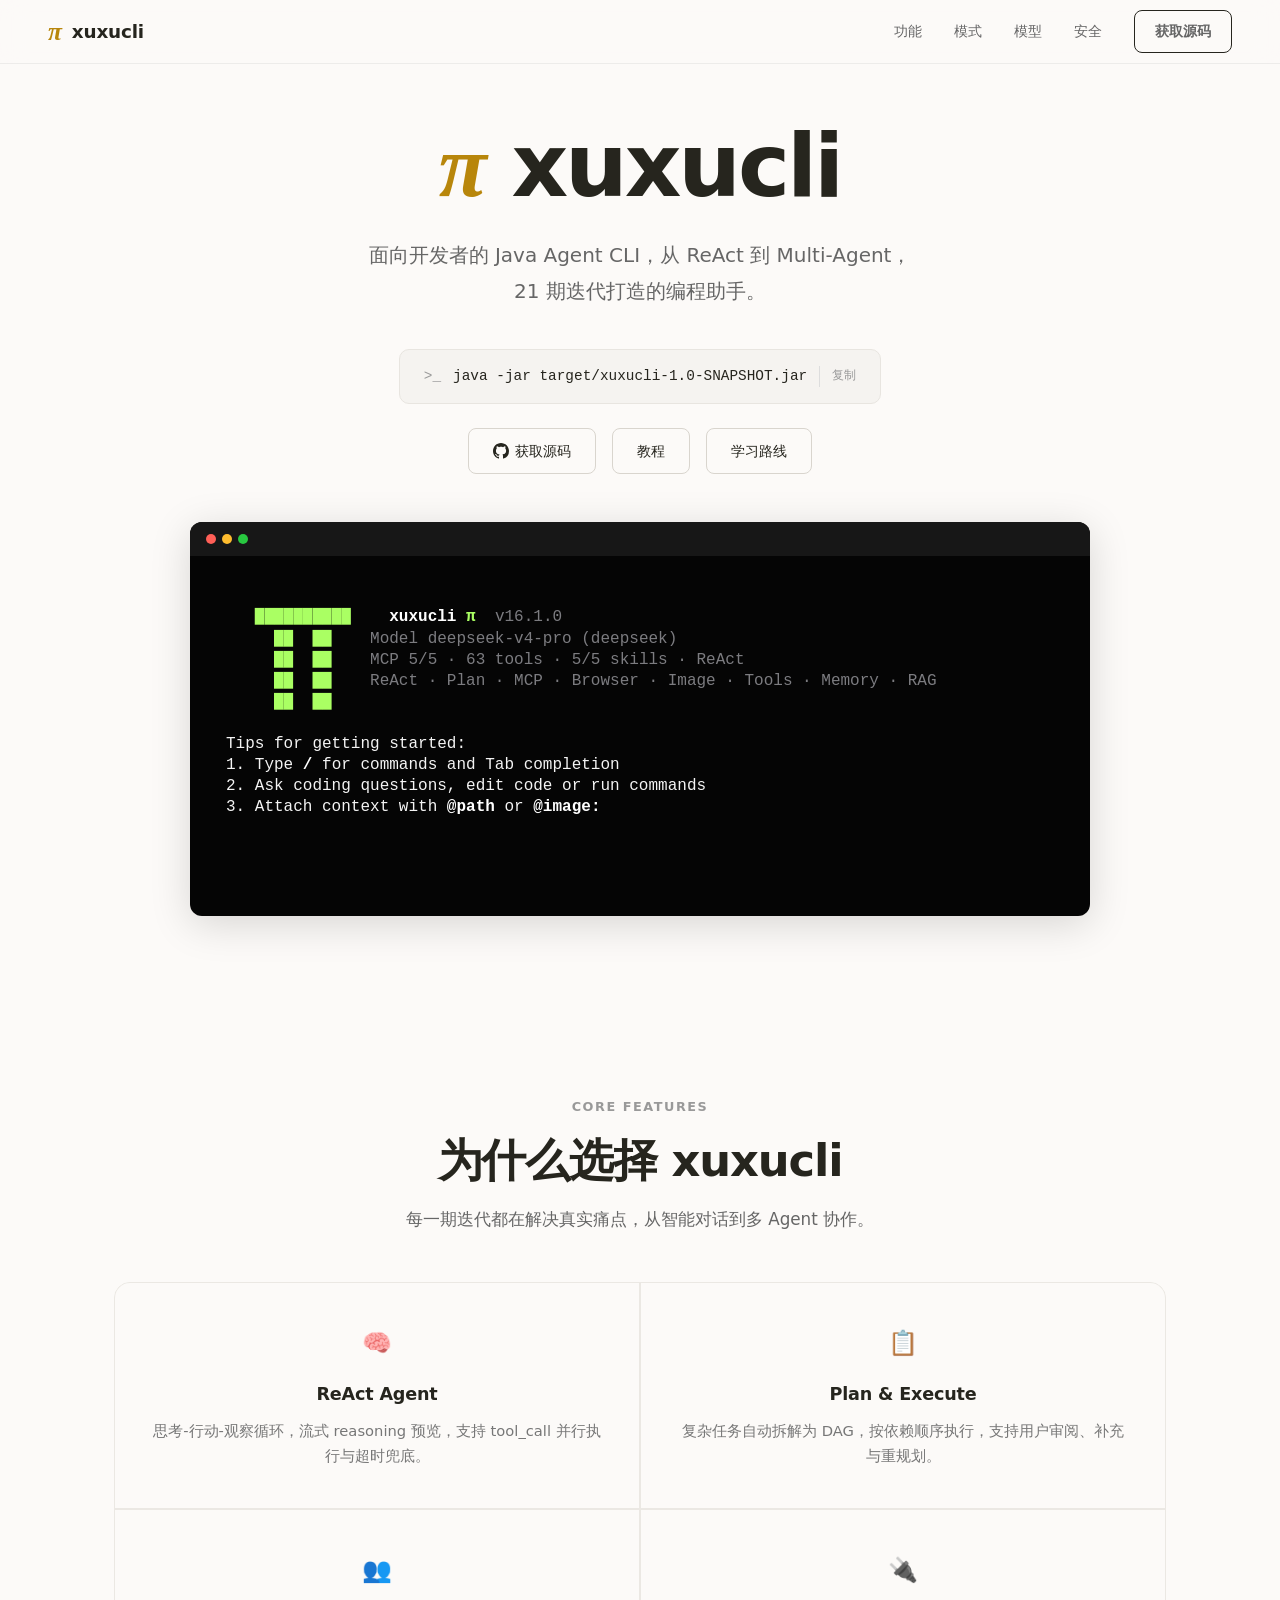
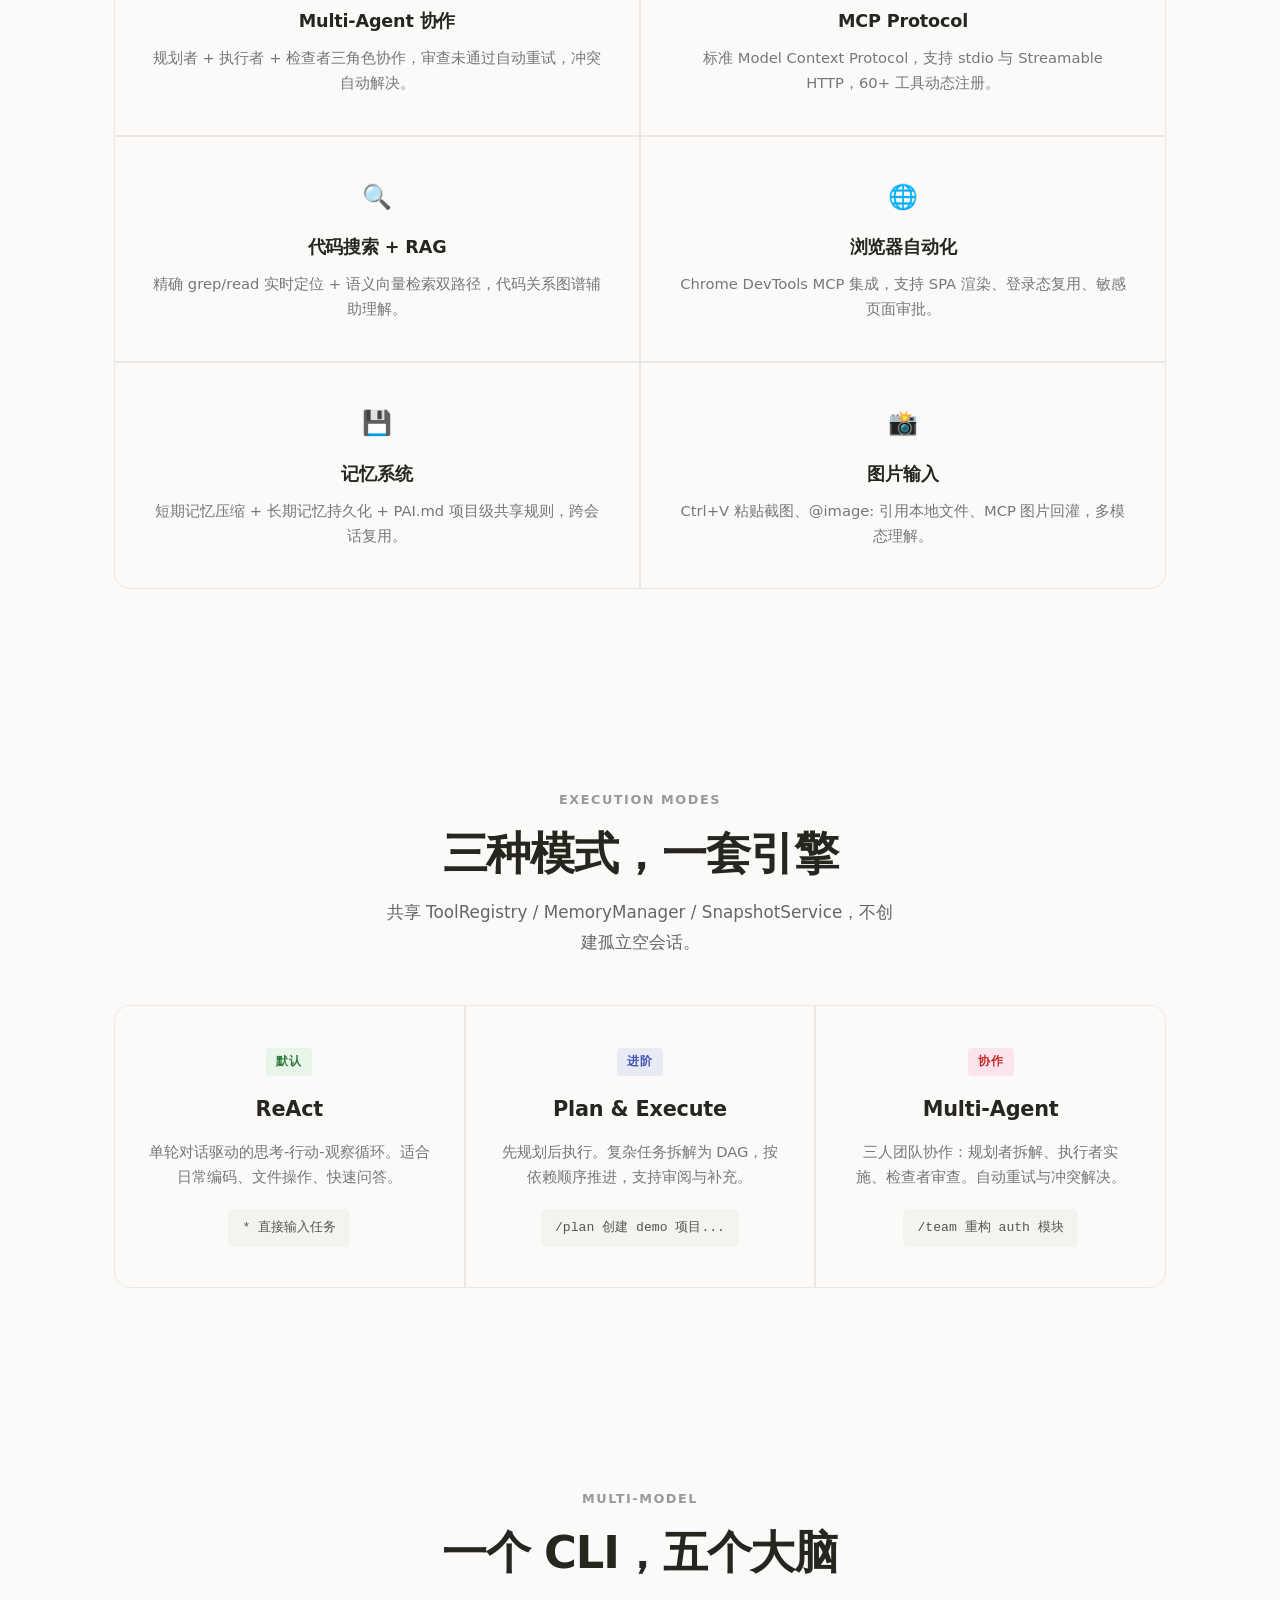
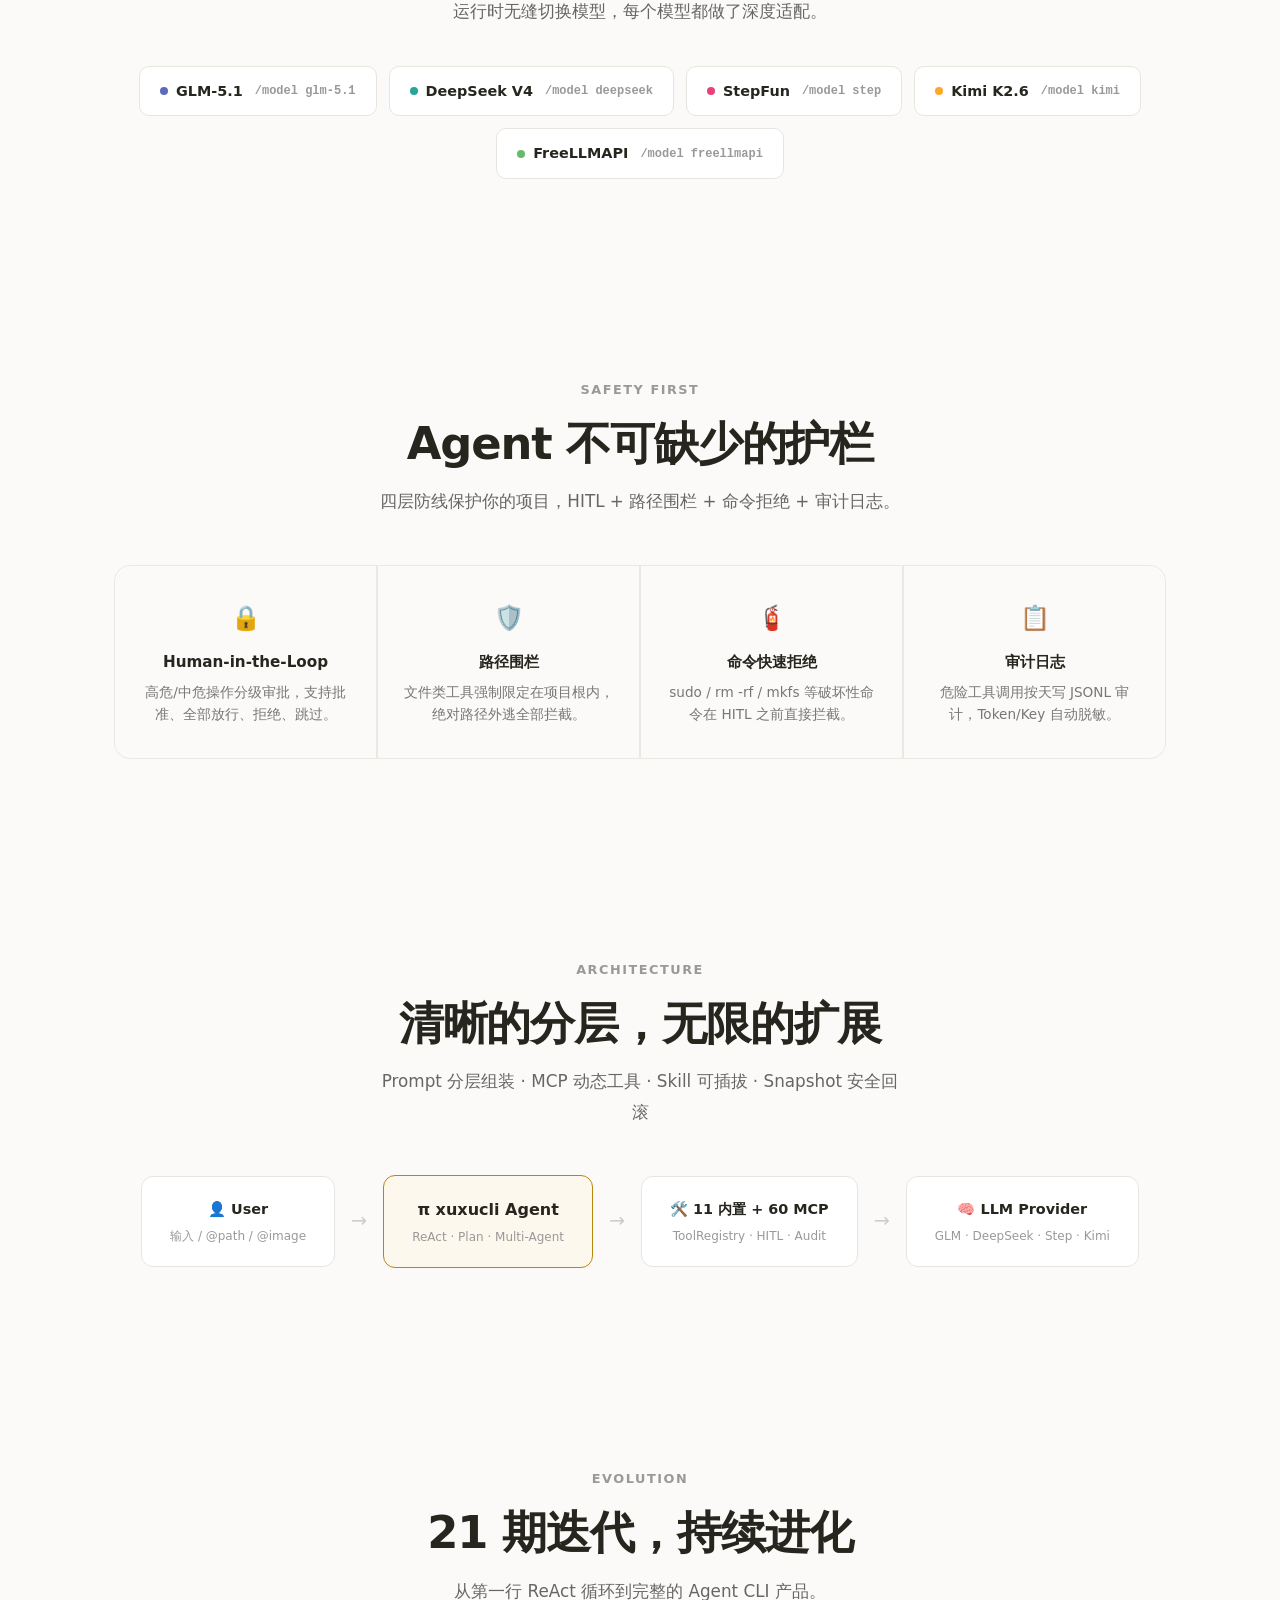
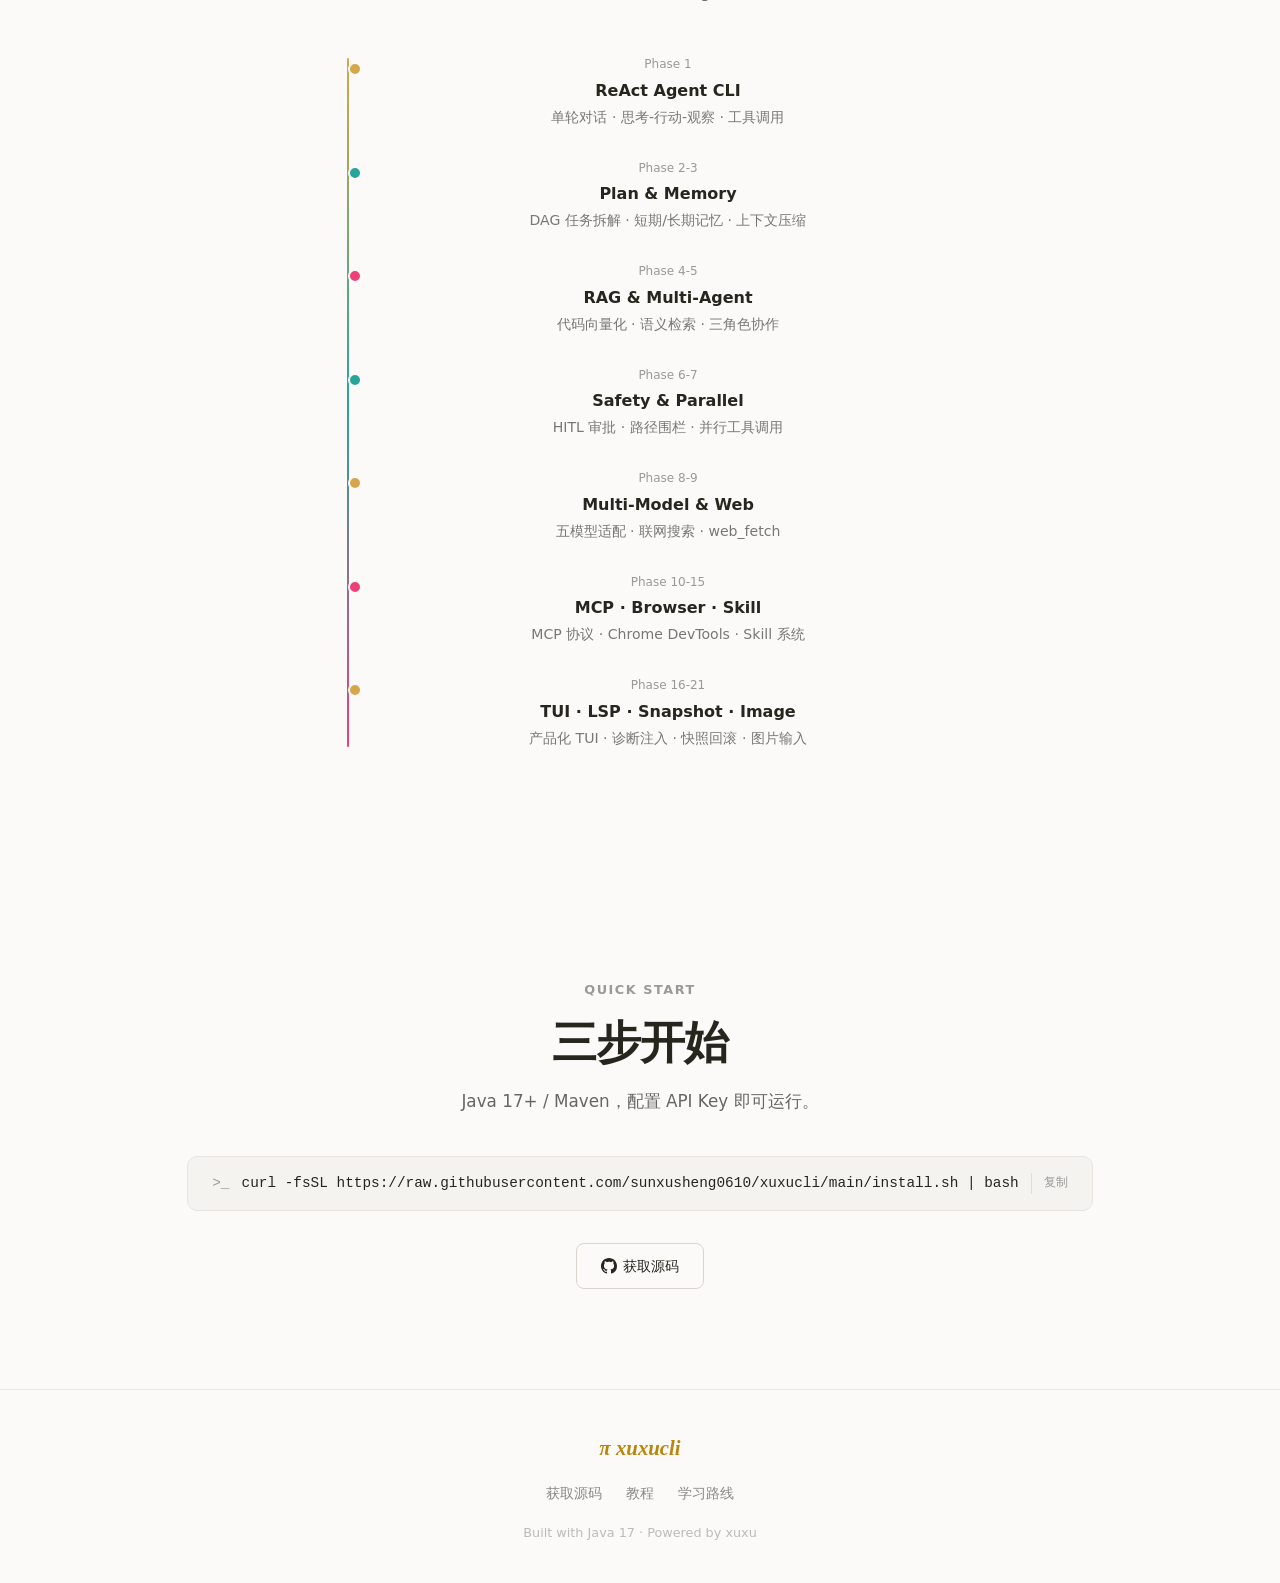
<file: landing/index.html>
<!DOCTYPE html>
<html lang="zh-CN">
<head>
<meta charset="UTF-8">
<meta name="viewport" content="width=device-width, initial-scale=1.0">
<title>xuxucli — Java Agent CLI</title>
<link rel="icon" href="data:image/svg+xml,<svg xmlns='http://www.w3.org/2000/svg' viewBox='0 0 100 100'><text y='.9em' font-size='90'>π</text></svg>">
<style>
* { margin: 0; padding: 0; box-sizing: border-box; }

html { scroll-behavior: smooth; }

body {
  font-family: "PingFang SC", -apple-system, "system-ui", "Segoe UI", Roboto, "Helvetica Neue", Arial, "Microsoft YaHei", sans-serif;
  background: #fcfaf8;
  color: #26251e;
  line-height: 1.7;
  -webkit-font-smoothing: antialiased;
}

a { color: inherit; text-decoration: none; }

/* ═══════════════════════════════════════════
   NAV
   ═══════════════════════════════════════════ */
.nav {
  position: fixed;
  top: 0;
  left: 0;
  right: 0;
  z-index: 100;
  display: flex;
  align-items: center;
  justify-content: space-between;
  padding: 0 48px;
  height: 64px;
  background: rgba(252,250,248,0.85);
  backdrop-filter: blur(12px);
  -webkit-backdrop-filter: blur(12px);
  border-bottom: 1px solid rgba(0,0,0,0.06);
  transition: box-shadow 0.3s;
}

.nav.scrolled { box-shadow: 0 1px 12px rgba(0,0,0,0.06); }

.nav-brand {
  display: flex;
  align-items: center;
  gap: 10px;
  font-size: 1.15rem;
  font-weight: 700;
  letter-spacing: -0.01em;
}

.nav-pi {
  font-family: "Georgia", "Times New Roman", serif;
  font-size: 1.6rem;
  font-style: italic;
  color: #b8860b;
  line-height: 1;
}

.nav-links {
  display: flex;
  align-items: center;
  gap: 32px;
}

.nav-links a {
  font-size: 0.9rem;
  color: #666;
  transition: color 0.2s;
}

.nav-links a:hover { color: #26251e; }

.nav-cta {
  padding: 8px 20px;
  border-radius: 8px;
  font-size: 0.85rem;
  font-weight: 600;
  border: 1px solid #26251e;
  color: #26251e;
  transition: all 0.2s;
}

.nav-cta:hover {
  background: #26251e;
  color: #fcfaf8;
}

/* ═══════════════════════════════════════════
   HERO
   ═══════════════════════════════════════════ */
.hero {
  min-height: 100vh;
  display: flex;
  flex-direction: column;
  align-items: center;
  justify-content: center;
  padding: 120px 24px 80px;
  text-align: center;
  position: relative;
}

.hero-title {
  font-size: clamp(3rem, 7vw, 5.5rem);
  font-weight: 800;
  letter-spacing: -0.035em;
  line-height: 1.05;
  margin-bottom: 24px;
}

.hero-title .pi {
  font-family: "Georgia", "Times New Roman", serif;
  font-style: italic;
  color: #b8860b;
}

.hero-subtitle {
  font-size: clamp(1rem, 2vw, 1.25rem);
  color: #666;
  max-width: 560px;
  margin: 0 auto 40px;
  font-weight: 400;
  line-height: 1.8;
}

/* Install command */
.install-cmd {
  display: inline-flex;
  align-items: center;
  gap: 12px;
  padding: 14px 24px;
  background: #f5f3f0;
  border: 1px solid #e8e5e0;
  border-radius: 10px;
  font-family: "SF Mono", "Fira Code", "Fira Mono", Menlo, Consolas, monospace;
  font-size: 0.9rem;
  color: #26251e;
  cursor: pointer;
  transition: all 0.2s;
  user-select: all;
}

.install-cmd:hover {
  border-color: #ccc;
  background: #efece8;
}

.install-prefix {
  color: #999;
  user-select: none;
}

.install-copy {
  font-size: 0.78rem;
  color: #999;
  border-left: 1px solid #ddd;
  padding-left: 12px;
  user-select: none;
  transition: color 0.2s;
}

.install-copy.copied { color: #2d8a4e; }

/* Links */
.hero-links {
  display: flex;
  gap: 16px;
  margin-top: 24px;
  flex-wrap: wrap;
  justify-content: center;
}

.hero-link {
  padding: 10px 24px;
  border-radius: 8px;
  font-size: 0.9rem;
  font-weight: 500;
  border: 1px solid #d9d5ce;
  color: #26251e;
  transition: all 0.2s;
  display: inline-flex;
  align-items: center;
  gap: 6px;
}

.hero-link:hover {
  border-color: #26251e;
  background: #26251e;
  color: #fcfaf8;
}

.hero-link svg { width: 16px; height: 16px; }

/* ═══════════════════════════════════════════
   SECTION COMMON
   ═══════════════════════════════════════════ */
.section {
  padding: 100px 24px;
  max-width: 1100px;
  margin: 0 auto;
}

.section-center { text-align: center; }

.section-label {
  font-size: 0.8rem;
  font-weight: 600;
  text-transform: uppercase;
  letter-spacing: 0.12em;
  color: #999;
  margin-bottom: 16px;
}

.section-title {
  font-size: clamp(1.8rem, 4vw, 2.8rem);
  font-weight: 800;
  letter-spacing: -0.025em;
  line-height: 1.2;
  margin-bottom: 16px;
}

.section-desc {
  font-size: 1.05rem;
  color: #666;
  max-width: 520px;
  line-height: 1.8;
}

.section-center .section-desc { margin: 0 auto; }

/* ═══════════════════════════════════════════
   FEATURES
   ═══════════════════════════════════════════ */
.features {
  display: grid;
  grid-template-columns: repeat(2, 1fr);
  gap: 2px;
  background: #ebe8e3;
  border: 1px solid #ebe8e3;
  border-radius: 16px;
  overflow: hidden;
  margin-top: 48px;
}

.feature {
  padding: 40px 36px;
  background: #fcfaf8;
  transition: background 0.2s;
}

.feature:hover { background: #f8f6f2; }

.feature-icon {
  font-size: 1.5rem;
  margin-bottom: 16px;
}

.feature-name {
  font-size: 1.1rem;
  font-weight: 700;
  margin-bottom: 8px;
  letter-spacing: -0.01em;
}

.feature-desc {
  font-size: 0.92rem;
  color: #777;
  line-height: 1.7;
}

/* ═══════════════════════════════════════════
   MODES
   ═══════════════════════════════════════════ */
.modes {
  display: grid;
  grid-template-columns: repeat(3, 1fr);
  gap: 2px;
  background: #ebe8e3;
  border: 1px solid #ebe8e3;
  border-radius: 16px;
  overflow: hidden;
  margin-top: 48px;
}

.mode {
  padding: 40px 32px;
  background: #fcfaf8;
  transition: background 0.2s;
}

.mode:hover { background: #f8f6f2; }

.mode-badge {
  display: inline-block;
  font-size: 0.72rem;
  font-weight: 600;
  text-transform: uppercase;
  letter-spacing: 0.08em;
  padding: 4px 10px;
  border-radius: 4px;
  margin-bottom: 16px;
}

.mode-badge.default { background: #e8f5e9; color: #2d7a3a; }
.mode-badge.advanced { background: #e8eaf6; color: #3f51b5; }
.mode-badge.collab { background: #fce4ec; color: #c62828; }

.mode-name {
  font-size: 1.3rem;
  font-weight: 800;
  margin-bottom: 12px;
  letter-spacing: -0.01em;
}

.mode-desc {
  font-size: 0.92rem;
  color: #777;
  line-height: 1.7;
  margin-bottom: 20px;
}

.mode-cmd {
  font-family: "SF Mono", "Fira Code", Menlo, Consolas, monospace;
  font-size: 0.82rem;
  padding: 8px 14px;
  background: #f5f3f0;
  border-radius: 6px;
  color: #555;
  display: inline-block;
}

/* ═══════════════════════════════════════════
   MODELS
   ═══════════════════════════════════════════ */
.models {
  display: flex;
  gap: 12px;
  flex-wrap: wrap;
  justify-content: center;
  margin-top: 40px;
}

.model-chip {
  display: flex;
  align-items: center;
  gap: 8px;
  padding: 12px 20px;
  border-radius: 10px;
  border: 1px solid #e8e5e0;
  font-size: 0.9rem;
  font-weight: 600;
  transition: all 0.2s;
  background: #fff;
}

.model-chip:hover {
  border-color: #ccc;
  box-shadow: 0 2px 8px rgba(0,0,0,0.06);
}

.model-dot {
  width: 8px;
  height: 8px;
  border-radius: 50%;
}

.model-dot.glm { background: #5c6bc0; }
.model-dot.ds { background: #26a69a; }
.model-dot.step { background: #ec407a; }
.model-dot.kimi { background: #ffa726; }
.model-dot.free { background: #66bb6a; }

.model-cmd {
  font-family: "SF Mono", "Fira Code", Menlo, Consolas, monospace;
  font-size: 0.75rem;
  color: #999;
  margin-left: 4px;
}

/* ═══════════════════════════════════════════
   TERMINAL DEMO
   ═══════════════════════════════════════════ */
.terminal {
  max-width: 900px;
  width: 100%;
  margin: 48px auto 0;
  background: #050505;
  border-radius: 12px;
  overflow: hidden;
  box-shadow: 0 8px 40px rgba(0,0,0,0.15);
}

.terminal-bar {
  display: flex;
  align-items: center;
  gap: 6px;
  padding: 12px 16px;
  background: #171717;
}

.terminal-dot {
  width: 10px;
  height: 10px;
  border-radius: 50%;
}
.terminal-dot.r { background: #ff5f57; }
.terminal-dot.y { background: #febc2e; }
.terminal-dot.g { background: #28c840; }

.terminal-body {
  padding: 30px 36px 28px;
  font-family: "SF Mono", "Fira Code", Menlo, Consolas, monospace;
  font-size: clamp(0.76rem, 1.35vw, 1rem);
  line-height: 1.32;
  color: #f4f4f4;
  text-align: left;
  min-height: 360px;
  overflow-x: auto;
}

.terminal-body > div { white-space: pre; }

.t-logo { color: #aaff63; font-weight: 800; }
.t-pi { color: #aaff63; font-weight: 800; }
.t-strong { color: #fff; font-weight: 800; }
.t-dim { color: #7c7c80; }
.t-green { color: #aaff63; }
.t-blue { color: #64b5f6; }
.t-prompt { color: #aaff63; }
.t-cursor {
  display: inline-block;
  width: 7px;
  height: 1em;
  background: #81c784;
  animation: blink 1s step-end infinite;
  vertical-align: text-bottom;
}

@keyframes blink { 50% { opacity: 0; } }

/* ═══════════════════════════════════════════
   SAFETY
   ═══════════════════════════════════════════ */
.safety-grid {
  display: grid;
  grid-template-columns: repeat(4, 1fr);
  gap: 2px;
  background: #ebe8e3;
  border: 1px solid #ebe8e3;
  border-radius: 16px;
  overflow: hidden;
  margin-top: 48px;
}

.safety {
  padding: 32px 24px;
  background: #fcfaf8;
  transition: background 0.2s;
}

.safety:hover { background: #f8f6f2; }

.safety-icon { font-size: 1.5rem; margin-bottom: 12px; }

.safety-name {
  font-size: 0.95rem;
  font-weight: 700;
  margin-bottom: 6px;
}

.safety-desc {
  font-size: 0.85rem;
  color: #777;
  line-height: 1.6;
}

/* ═══════════════════════════════════════════
   ARCHITECTURE
   ═══════════════════════════════════════════ */
.arch {
  display: flex;
  align-items: center;
  justify-content: center;
  gap: 16px;
  margin-top: 48px;
  flex-wrap: wrap;
}

.arch-node {
  padding: 20px 28px;
  border-radius: 12px;
  text-align: center;
  font-weight: 600;
  font-size: 0.9rem;
  border: 1px solid #e8e5e0;
  background: #fff;
  min-width: 150px;
  transition: all 0.2s;
}

.arch-node:hover {
  box-shadow: 0 4px 16px rgba(0,0,0,0.06);
  transform: translateY(-2px);
}

.arch-node.primary {
  border-color: #b8860b;
  background: #fdf8ed;
  font-size: 1rem;
}

.arch-sub {
  font-size: 0.75rem;
  color: #999;
  font-weight: 400;
  margin-top: 4px;
}

.arch-arrow {
  font-size: 1.2rem;
  color: #ccc;
}

/* ═══════════════════════════════════════════
   TIMELINE
   ═══════════════════════════════════════════ */
.timeline {
  position: relative;
  padding-left: 32px;
  max-width: 600px;
  margin: 48px auto 0;
}

.timeline::before {
  content: '';
  position: absolute;
  left: 7px;
  top: 4px;
  bottom: 4px;
  width: 2px;
  background: linear-gradient(180deg, #d4a74a, #26a69a, #ec407a);
  border-radius: 1px;
}

.tl-item {
  position: relative;
  margin-bottom: 28px;
  padding-left: 24px;
}

.tl-item::before {
  content: '';
  position: absolute;
  left: -24px;
  top: 8px;
  width: 10px;
  height: 10px;
  border-radius: 50%;
  background: #d4a74a;
  border: 2px solid #fcfaf8;
}

.tl-item:nth-child(even)::before { background: #26a69a; }
.tl-item:nth-child(3n)::before { background: #ec407a; }

.tl-phase {
  font-size: 0.75rem;
  color: #999;
  font-weight: 500;
  margin-bottom: 2px;
}

.tl-title {
  font-weight: 700;
  font-size: 1rem;
  margin-bottom: 2px;
}

.tl-desc {
  font-size: 0.88rem;
  color: #777;
}

/* ═══════════════════════════════════════════
   FOOTER
   ═══════════════════════════════════════════ */
.footer {
  border-top: 1px solid #ebe8e3;
  padding: 40px 24px;
  text-align: center;
}

.footer-brand {
  font-family: "Georgia", "Times New Roman", serif;
  font-size: 1.3rem;
  font-style: italic;
  font-weight: 700;
  color: #b8860b;
  margin-bottom: 16px;
}

.footer-links {
  display: flex;
  gap: 24px;
  justify-content: center;
  margin-bottom: 16px;
}

.footer-links a {
  font-size: 0.88rem;
  color: #888;
  transition: color 0.2s;
}

.footer-links a:hover { color: #26251e; }

.footer-copy {
  font-size: 0.8rem;
  color: #bbb;
}

/* ═══════════════════════════════════════════
   SCROLL ANIMATIONS
   ═══════════════════════════════════════════ */
.reveal {
  opacity: 0;
  transform: translateY(20px);
  transition: opacity 0.6s ease, transform 0.6s ease;
}

.reveal.visible {
  opacity: 1;
  transform: translateY(0);
}

/* ═══════════════════════════════════════════
   RESPONSIVE
   ═══════════════════════════════════════════ */
@media (max-width: 900px) {
  .features { grid-template-columns: 1fr; }
  .modes { grid-template-columns: 1fr; }
  .safety-grid { grid-template-columns: repeat(2, 1fr); }
  .arch { flex-direction: column; }
  .arch-arrow { transform: rotate(90deg); }
  .nav { padding: 0 24px; }
  .nav-links { gap: 20px; }
  .section { padding: 64px 20px; }
}

@media (max-width: 600px) {
  .safety-grid { grid-template-columns: 1fr; }
  .hero-title { font-size: 2.5rem; }
  .install-cmd { font-size: 0.78rem; padding: 12px 16px; }
  .nav-links a:not(.nav-cta) { display: none; }
  .terminal-body { padding: 22px 18px; min-height: 330px; }
}
</style>
</head>
<body>

<!-- NAV -->
<nav class="nav" id="nav">
  <div class="nav-brand">
    <span class="nav-pi">π</span>
    xuxucli
  </div>
  <div class="nav-links">
    <a href="#features">功能</a>
    <a href="#modes">模式</a>
    <a href="#models">模型</a>
    <a href="#safety">安全</a>
    <a href="https://paicoding.com/ai-agent-projects-guide" class="nav-cta">获取源码</a>
  </div>
</nav>

<!-- HERO -->
<section class="hero">
  <h1 class="hero-title">
    <span class="pi">π</span> xuxucli
  </h1>
  <p class="hero-subtitle">
    面向开发者的 Java Agent CLI，从 ReAct 到 Multi-Agent，21 期迭代打造的编程助手。
  </p>

  <div class="install-cmd" id="installCmd" onclick="copyInstall()">
    <span class="install-prefix">>_</span>
    <span>java -jar target/xuxucli-1.0-SNAPSHOT.jar</span>
    <span class="install-copy" id="copyText">复制</span>
  </div>

  <div class="hero-links">
    <a href="https://paicoding.com/ai-agent-projects-guide" class="hero-link">
      <svg viewBox="0 0 24 24" fill="currentColor"><path d="M12 0C5.37 0 0 5.37 0 12c0 5.31 3.435 9.795 8.205 11.385.6.105.825-.255.825-.57 0-.285-.015-1.23-.015-2.235-3.015.555-3.795-.735-4.035-1.41-.135-.345-.72-1.41-1.23-1.695-.42-.225-1.02-.78-.015-.795.945-.015 1.62.87 1.845 1.23 1.08 1.815 2.805 1.305 3.495.99.105-.78.42-1.305.765-1.605-2.67-.3-5.46-1.335-5.46-5.925 0-1.305.465-2.385 1.23-3.225-.12-.3-.54-1.53.12-3.18 0 0 1.005-.315 3.3 1.23.96-.27 1.98-.405 3-.405s2.04.135 3 .405c2.295-1.56 3.3-1.23 3.3-1.23.66 1.65.24 2.88.12 3.18.765.84 1.23 1.905 1.23 3.225 0 4.605-2.805 5.625-5.475 5.925.435.375.81 1.095.81 2.22 0 1.605-.015 2.895-.015 3.3 0 .315.225.69.825.57A12.02 12.02 0 0024 12c0-6.63-5.37-12-12-12z"/></svg>
      获取源码
    </a>
    <a href="https://paicoding.com/column/xuxucli" class="hero-link">教程</a>
    <a href="https://paicoding.com/xuxucli-learning-path" class="hero-link">学习路线</a>
  </div>

  <!-- Terminal -->
  <div class="terminal" id="terminalWrap">
    <div class="terminal-bar">
      <span class="terminal-dot r"></span>
      <span class="terminal-dot y"></span>
      <span class="terminal-dot g"></span>
    </div>
    <div class="terminal-body" id="terminal"></div>
  </div>
</section>

<!-- FEATURES -->
<section class="section section-center" id="features">
  <div class="section-label reveal">Core Features</div>
  <h2 class="section-title reveal">为什么选择 xuxucli</h2>
  <p class="section-desc reveal">每一期迭代都在解决真实痛点，从智能对话到多 Agent 协作。</p>

  <div class="features">
    <div class="feature reveal">
      <div class="feature-icon">🧠</div>
      <div class="feature-name">ReAct Agent</div>
      <div class="feature-desc">思考-行动-观察循环，流式 reasoning 预览，支持 tool_call 并行执行与超时兜底。</div>
    </div>
    <div class="feature reveal">
      <div class="feature-icon">📋</div>
      <div class="feature-name">Plan & Execute</div>
      <div class="feature-desc">复杂任务自动拆解为 DAG，按依赖顺序执行，支持用户审阅、补充与重规划。</div>
    </div>
    <div class="feature reveal">
      <div class="feature-icon">👥</div>
      <div class="feature-name">Multi-Agent 协作</div>
      <div class="feature-desc">规划者 + 执行者 + 检查者三角色协作，审查未通过自动重试，冲突自动解决。</div>
    </div>
    <div class="feature reveal">
      <div class="feature-icon">🔌</div>
      <div class="feature-name">MCP Protocol</div>
      <div class="feature-desc">标准 Model Context Protocol，支持 stdio 与 Streamable HTTP，60+ 工具动态注册。</div>
    </div>
    <div class="feature reveal">
      <div class="feature-icon">🔍</div>
      <div class="feature-name">代码搜索 + RAG</div>
      <div class="feature-desc">精确 grep/read 实时定位 + 语义向量检索双路径，代码关系图谱辅助理解。</div>
    </div>
    <div class="feature reveal">
      <div class="feature-icon">🌐</div>
      <div class="feature-name">浏览器自动化</div>
      <div class="feature-desc">Chrome DevTools MCP 集成，支持 SPA 渲染、登录态复用、敏感页面审批。</div>
    </div>
    <div class="feature reveal">
      <div class="feature-icon">💾</div>
      <div class="feature-name">记忆系统</div>
      <div class="feature-desc">短期记忆压缩 + 长期记忆持久化 + PAI.md 项目级共享规则，跨会话复用。</div>
    </div>
    <div class="feature reveal">
      <div class="feature-icon">📸</div>
      <div class="feature-name">图片输入</div>
      <div class="feature-desc">Ctrl+V 粘贴截图、@image: 引用本地文件、MCP 图片回灌，多模态理解。</div>
    </div>
  </div>
</section>

<!-- MODES -->
<section class="section section-center" id="modes">
  <div class="section-label reveal">Execution Modes</div>
  <h2 class="section-title reveal">三种模式，一套引擎</h2>
  <p class="section-desc reveal">共享 ToolRegistry / MemoryManager / SnapshotService，不创建孤立空会话。</p>

  <div class="modes">
    <div class="mode reveal">
      <span class="mode-badge default">默认</span>
      <div class="mode-name">ReAct</div>
      <div class="mode-desc">单轮对话驱动的思考-行动-观察循环。适合日常编码、文件操作、快速问答。</div>
      <div class="mode-cmd">* 直接输入任务</div>
    </div>
    <div class="mode reveal">
      <span class="mode-badge advanced">进阶</span>
      <div class="mode-name">Plan & Execute</div>
      <div class="mode-desc">先规划后执行。复杂任务拆解为 DAG，按依赖顺序推进，支持审阅与补充。</div>
      <div class="mode-cmd">/plan 创建 demo 项目...</div>
    </div>
    <div class="mode reveal">
      <span class="mode-badge collab">协作</span>
      <div class="mode-name">Multi-Agent</div>
      <div class="mode-desc">三人团队协作：规划者拆解、执行者实施、检查者审查。自动重试与冲突解决。</div>
      <div class="mode-cmd">/team 重构 auth 模块</div>
    </div>
  </div>
</section>

<!-- MODELS -->
<section class="section section-center" id="models">
  <div class="section-label reveal">Multi-Model</div>
  <h2 class="section-title reveal">一个 CLI，五个大脑</h2>
  <p class="section-desc reveal">运行时无缝切换模型，每个模型都做了深度适配。</p>

  <div class="models reveal">
    <div class="model-chip">
      <span class="model-dot glm"></span>
      GLM-5.1
      <span class="model-cmd">/model glm-5.1</span>
    </div>
    <div class="model-chip">
      <span class="model-dot ds"></span>
      DeepSeek V4
      <span class="model-cmd">/model deepseek</span>
    </div>
    <div class="model-chip">
      <span class="model-dot step"></span>
      StepFun
      <span class="model-cmd">/model step</span>
    </div>
    <div class="model-chip">
      <span class="model-dot kimi"></span>
      Kimi K2.6
      <span class="model-cmd">/model kimi</span>
    </div>
    <div class="model-chip">
      <span class="model-dot free"></span>
      FreeLLMAPI
      <span class="model-cmd">/model freellmapi</span>
    </div>
  </div>
</section>

<!-- SAFETY -->
<section class="section section-center" id="safety">
  <div class="section-label reveal">Safety First</div>
  <h2 class="section-title reveal">Agent 不可缺少的护栏</h2>
  <p class="section-desc reveal">四层防线保护你的项目，HITL + 路径围栏 + 命令拒绝 + 审计日志。</p>

  <div class="safety-grid">
    <div class="safety reveal">
      <div class="safety-icon">🔒</div>
      <div class="safety-name">Human-in-the-Loop</div>
      <div class="safety-desc">高危/中危操作分级审批，支持批准、全部放行、拒绝、跳过。</div>
    </div>
    <div class="safety reveal">
      <div class="safety-icon">🛡️</div>
      <div class="safety-name">路径围栏</div>
      <div class="safety-desc">文件类工具强制限定在项目根内，绝对路径外逃全部拦截。</div>
    </div>
    <div class="safety reveal">
      <div class="safety-icon">🧯</div>
      <div class="safety-name">命令快速拒绝</div>
      <div class="safety-desc">sudo / rm -rf / mkfs 等破坏性命令在 HITL 之前直接拦截。</div>
    </div>
    <div class="safety reveal">
      <div class="safety-icon">📋</div>
      <div class="safety-name">审计日志</div>
      <div class="safety-desc">危险工具调用按天写 JSONL 审计，Token/Key 自动脱敏。</div>
    </div>
  </div>
</section>

<!-- ARCHITECTURE -->
<section class="section section-center" id="arch">
  <div class="section-label reveal">Architecture</div>
  <h2 class="section-title reveal">清晰的分层，无限的扩展</h2>
  <p class="section-desc reveal">Prompt 分层组装 · MCP 动态工具 · Skill 可插拔 · Snapshot 安全回滚</p>

  <div class="arch reveal">
    <div class="arch-node">
      👤 User
      <div class="arch-sub">输入 / @path / @image</div>
    </div>
    <div class="arch-arrow">→</div>
    <div class="arch-node primary">
      π xuxucli Agent
      <div class="arch-sub">ReAct · Plan · Multi-Agent</div>
    </div>
    <div class="arch-arrow">→</div>
    <div class="arch-node">
      🛠️ 11 内置 + 60 MCP
      <div class="arch-sub">ToolRegistry · HITL · Audit</div>
    </div>
    <div class="arch-arrow">→</div>
    <div class="arch-node">
      🧠 LLM Provider
      <div class="arch-sub">GLM · DeepSeek · Step · Kimi</div>
    </div>
  </div>
</section>

<!-- TIMELINE -->
<section class="section section-center" id="timeline">
  <div class="section-label reveal">Evolution</div>
  <h2 class="section-title reveal">21 期迭代，持续进化</h2>
  <p class="section-desc reveal">从第一行 ReAct 循环到完整的 Agent CLI 产品。</p>

  <div class="timeline reveal">
    <div class="tl-item">
      <div class="tl-phase">Phase 1</div>
      <div class="tl-title">ReAct Agent CLI</div>
      <div class="tl-desc">单轮对话 · 思考-行动-观察 · 工具调用</div>
    </div>
    <div class="tl-item">
      <div class="tl-phase">Phase 2-3</div>
      <div class="tl-title">Plan & Memory</div>
      <div class="tl-desc">DAG 任务拆解 · 短期/长期记忆 · 上下文压缩</div>
    </div>
    <div class="tl-item">
      <div class="tl-phase">Phase 4-5</div>
      <div class="tl-title">RAG & Multi-Agent</div>
      <div class="tl-desc">代码向量化 · 语义检索 · 三角色协作</div>
    </div>
    <div class="tl-item">
      <div class="tl-phase">Phase 6-7</div>
      <div class="tl-title">Safety & Parallel</div>
      <div class="tl-desc">HITL 审批 · 路径围栏 · 并行工具调用</div>
    </div>
    <div class="tl-item">
      <div class="tl-phase">Phase 8-9</div>
      <div class="tl-title">Multi-Model & Web</div>
      <div class="tl-desc">五模型适配 · 联网搜索 · web_fetch</div>
    </div>
    <div class="tl-item">
      <div class="tl-phase">Phase 10-15</div>
      <div class="tl-title">MCP · Browser · Skill</div>
      <div class="tl-desc">MCP 协议 · Chrome DevTools · Skill 系统</div>
    </div>
    <div class="tl-item">
      <div class="tl-phase">Phase 16-21</div>
      <div class="tl-title">TUI · LSP · Snapshot · Image</div>
      <div class="tl-desc">产品化 TUI · 诊断注入 · 快照回滚 · 图片输入</div>
    </div>
  </div>
</section>

<!-- QUICK START -->
<section class="section section-center" id="start">
  <div class="section-label reveal">Quick Start</div>
  <h2 class="section-title reveal">三步开始</h2>
  <p class="section-desc reveal">Java 17+ / Maven，配置 API Key 即可运行。</p>

  <div class="install-cmd reveal" style="margin-top: 40px;" onclick="copyInstall()">
    <span class="install-prefix">>_</span>
    <span>curl -fsSL https://raw.githubusercontent.com/sunxusheng0610/xuxucli/main/install.sh | bash</span>
    <span class="install-copy">复制</span>
  </div>

  <div class="hero-links reveal" style="margin-top: 32px;">
    <a href="https://paicoding.com/ai-agent-projects-guide" class="hero-link">
      <svg viewBox="0 0 24 24" fill="currentColor" width="16" height="16"><path d="M12 0C5.37 0 0 5.37 0 12c0 5.31 3.435 9.795 8.205 11.385.6.105.825-.255.825-.57 0-.285-.015-1.23-.015-2.235-3.015.555-3.795-.735-4.035-1.41-.135-.345-.72-1.41-1.23-1.695-.42-.225-1.02-.78-.015-.795.945-.015 1.62.87 1.845 1.23 1.08 1.815 2.805 1.305 3.495.99.105-.78.42-1.305.765-1.605-2.67-.3-5.46-1.335-5.46-5.925 0-1.305.465-2.385 1.23-3.225-.12-.3-.54-1.53.12-3.18 0 0 1.005-.315 3.3 1.23.96-.27 1.98-.405 3-.405s2.04.135 3 .405c2.295-1.56 3.3-1.23 3.3-1.23.66 1.65.24 2.88.12 3.18.765.84 1.23 1.905 1.23 3.225 0 4.605-2.805 5.625-5.475 5.925.435.375.81 1.095.81 2.22 0 1.605-.015 2.895-.015 3.3 0 .315.225.69.825.57A12.02 12.02 0 0024 12c0-6.63-5.37-12-12-12z"/></svg>
      获取源码
    </a>
  </div>
</section>

<!-- FOOTER -->
<footer class="footer">
  <div class="footer-brand">π xuxucli</div>
  <div class="footer-links">
    <a href="https://paicoding.com/ai-agent-projects-guide">获取源码</a>
    <a href="https://paicoding.com/column/xuxucli">教程</a>
    <a href="https://paicoding.com/xuxucli-learning-path">学习路线</a>
  </div>
  <div class="footer-copy">Built with Java 17 · Powered by xuxu</div>
</footer>

<script>
// Nav scroll effect
const nav = document.getElementById('nav');
window.addEventListener('scroll', () => {
  nav.classList.toggle('scrolled', window.scrollY > 20);
});

// Copy install command
function copyInstall() {
  const cmd = 'java -jar target/xuxucli-1.0-SNAPSHOT.jar';
  navigator.clipboard.writeText(cmd).then(() => {
    const el = document.getElementById('copyText');
    if (el) { el.textContent = '已复制'; el.classList.add('copied'); }
  });
}

// Scroll reveal
const observer = new IntersectionObserver((entries) => {
  entries.forEach(e => { if (e.isIntersecting) e.target.classList.add('visible'); });
}, { threshold: 0.1, rootMargin: '0px 0px -40px 0px' });
document.querySelectorAll('.reveal').forEach(el => observer.observe(el));

// Terminal animation
const desktopLines = [
  { t: '', d: 0 },
  { t: '   <span class="t-logo">██████████</span>    <span class="t-strong">xuxucli</span> <span class="t-pi">π</span>  <span class="t-dim">v16.1.0</span>', d: 0 },
  { t: '   <span class="t-logo">  ██  ██</span>    <span class="t-dim">Model deepseek-v4-pro (deepseek)</span>', d: 80 },
  { t: '   <span class="t-logo">  ██  ██</span>    <span class="t-dim">MCP 5/5 · 63 tools · 5/5 skills · ReAct</span>', d: 160 },
  { t: '   <span class="t-logo">  ██  ██</span>    <span class="t-dim">ReAct · Plan · MCP · Browser · Image · Tools · Memory · RAG</span>', d: 240 },
  { t: '   <span class="t-logo">  ██  ██</span>', d: 320 },
  { t: '', d: 450 },
  { t: 'Tips for getting started:', d: 500 },
  { t: '1. Type <span class="t-strong">/</span> for commands and Tab completion', d: 560 },
  { t: '2. Ask coding questions, edit code or run commands', d: 620 },
  { t: '3. Attach context with <span class="t-strong">@path</span> or <span class="t-strong">@image:</span>', d: 680 },
  { t: '', d: 600 },
  { t: '<span class="t-prompt">*</span> 帮我创建一个 Spring Boot 认证模块', d: 800 },
  { t: '', d: 1000 },
  { t: '<span class="t-dim">🧠 Thinking...</span>', d: 1200 },
  { t: '<span class="t-dim">  ├─ plan: 拆解为 4 个子任务</span>', d: 1600 },
  { t: '<span class="t-dim">  ├─ create_project: spring-boot-auth</span>', d: 2000 },
  { t: '<span class="t-dim">  ├─ write_file: SecurityConfig.java</span>', d: 2400 },
  { t: '<span class="t-dim">  └─ execute_command: mvn compile</span>', d: 2800 },
  { t: '', d: 3000 },
  { t: '<span class="t-green">✓</span> <span class="t-dim">Spring Boot 3.2 + JWT 认证模块创建完成</span>', d: 3200 },
];

const mobileLines = [
  { t: '', d: 0 },
  { t: ' <span class="t-logo">██████████</span>  <span class="t-strong">xuxucli</span> <span class="t-pi">π</span> <span class="t-dim">v16.1.0</span>', d: 0 },
  { t: ' <span class="t-logo">  ██  ██</span>  <span class="t-dim">deepseek-v4-pro</span>', d: 80 },
  { t: ' <span class="t-logo">  ██  ██</span>  <span class="t-dim">MCP 5/5 · 63 tools</span>', d: 160 },
  { t: ' <span class="t-logo">  ██  ██</span>  <span class="t-dim">5/5 skills · ReAct</span>', d: 240 },
  { t: ' <span class="t-logo">  ██  ██</span>  <span class="t-dim">Plan · MCP · Browser · RAG</span>', d: 320 },
  { t: '', d: 450 },
  { t: 'Tips for getting started:', d: 500 },
  { t: '1. Type <span class="t-strong">/</span> for commands', d: 560 },
  { t: '2. Ask questions or run commands', d: 620 },
  { t: '3. Attach <span class="t-strong">@path</span> or <span class="t-strong">@image:</span>', d: 680 },
  { t: '', d: 600 },
  { t: '<span class="t-prompt">*</span> 创建 Spring Boot 认证模块', d: 800 },
  { t: '', d: 1000 },
  { t: '<span class="t-dim">🧠 Thinking...</span>', d: 1200 },
  { t: '<span class="t-dim">  ├─ plan: 4 个子任务</span>', d: 1600 },
  { t: '<span class="t-dim">  ├─ create_project</span>', d: 2000 },
  { t: '<span class="t-dim">  ├─ write_file</span>', d: 2400 },
  { t: '<span class="t-dim">  └─ mvn compile</span>', d: 2800 },
  { t: '', d: 3000 },
  { t: '<span class="t-green">✓</span> <span class="t-dim">JWT 认证模块创建完成</span>', d: 3200 },
];

const lines = window.matchMedia('(max-width: 600px)').matches ? mobileLines : desktopLines;
const term = document.getElementById('terminal');
let idx = 0;

function addLine() {
  if (idx >= lines.length) {
    const c = document.createElement('div');
    c.innerHTML = '<span class="t-prompt">*</span> <span class="t-cursor"></span>';
    c.style.marginTop = '8px';
    term.appendChild(c);
    return;
  }
  const l = lines[idx];
  const d = document.createElement('div');
  d.innerHTML = l.t || '&nbsp;';
  d.style.opacity = '0';
  d.style.transition = 'opacity 0.25s';
  term.appendChild(d);
  requestAnimationFrame(() => d.style.opacity = '1');
  idx++;
  setTimeout(addLine, l.d > 0 ? Math.min(l.d, 150) : 60);
}

const termObs = new IntersectionObserver(e => {
  if (e[0].isIntersecting) { setTimeout(addLine, 400); termObs.disconnect(); }
}, { threshold: 0.2 });
termObs.observe(document.getElementById('terminalWrap'));
</script>
</body>
</html>
</file>
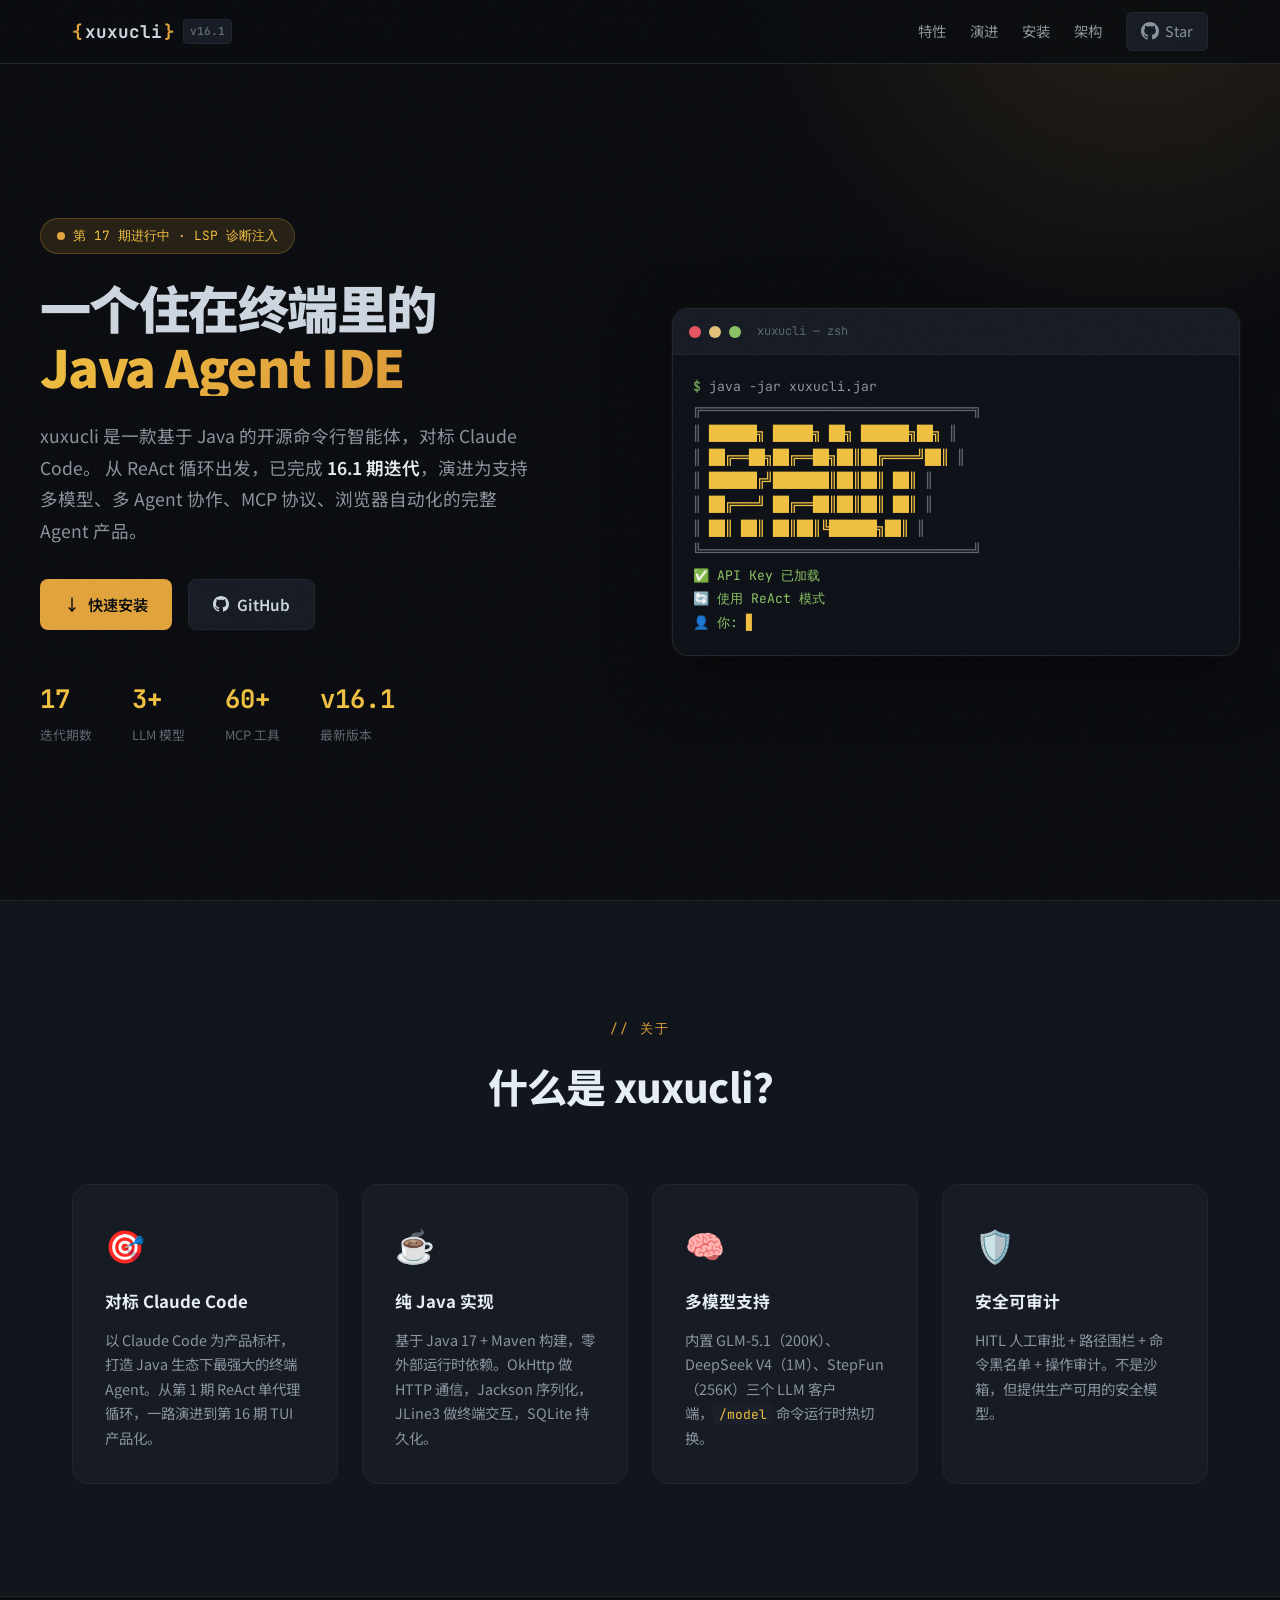
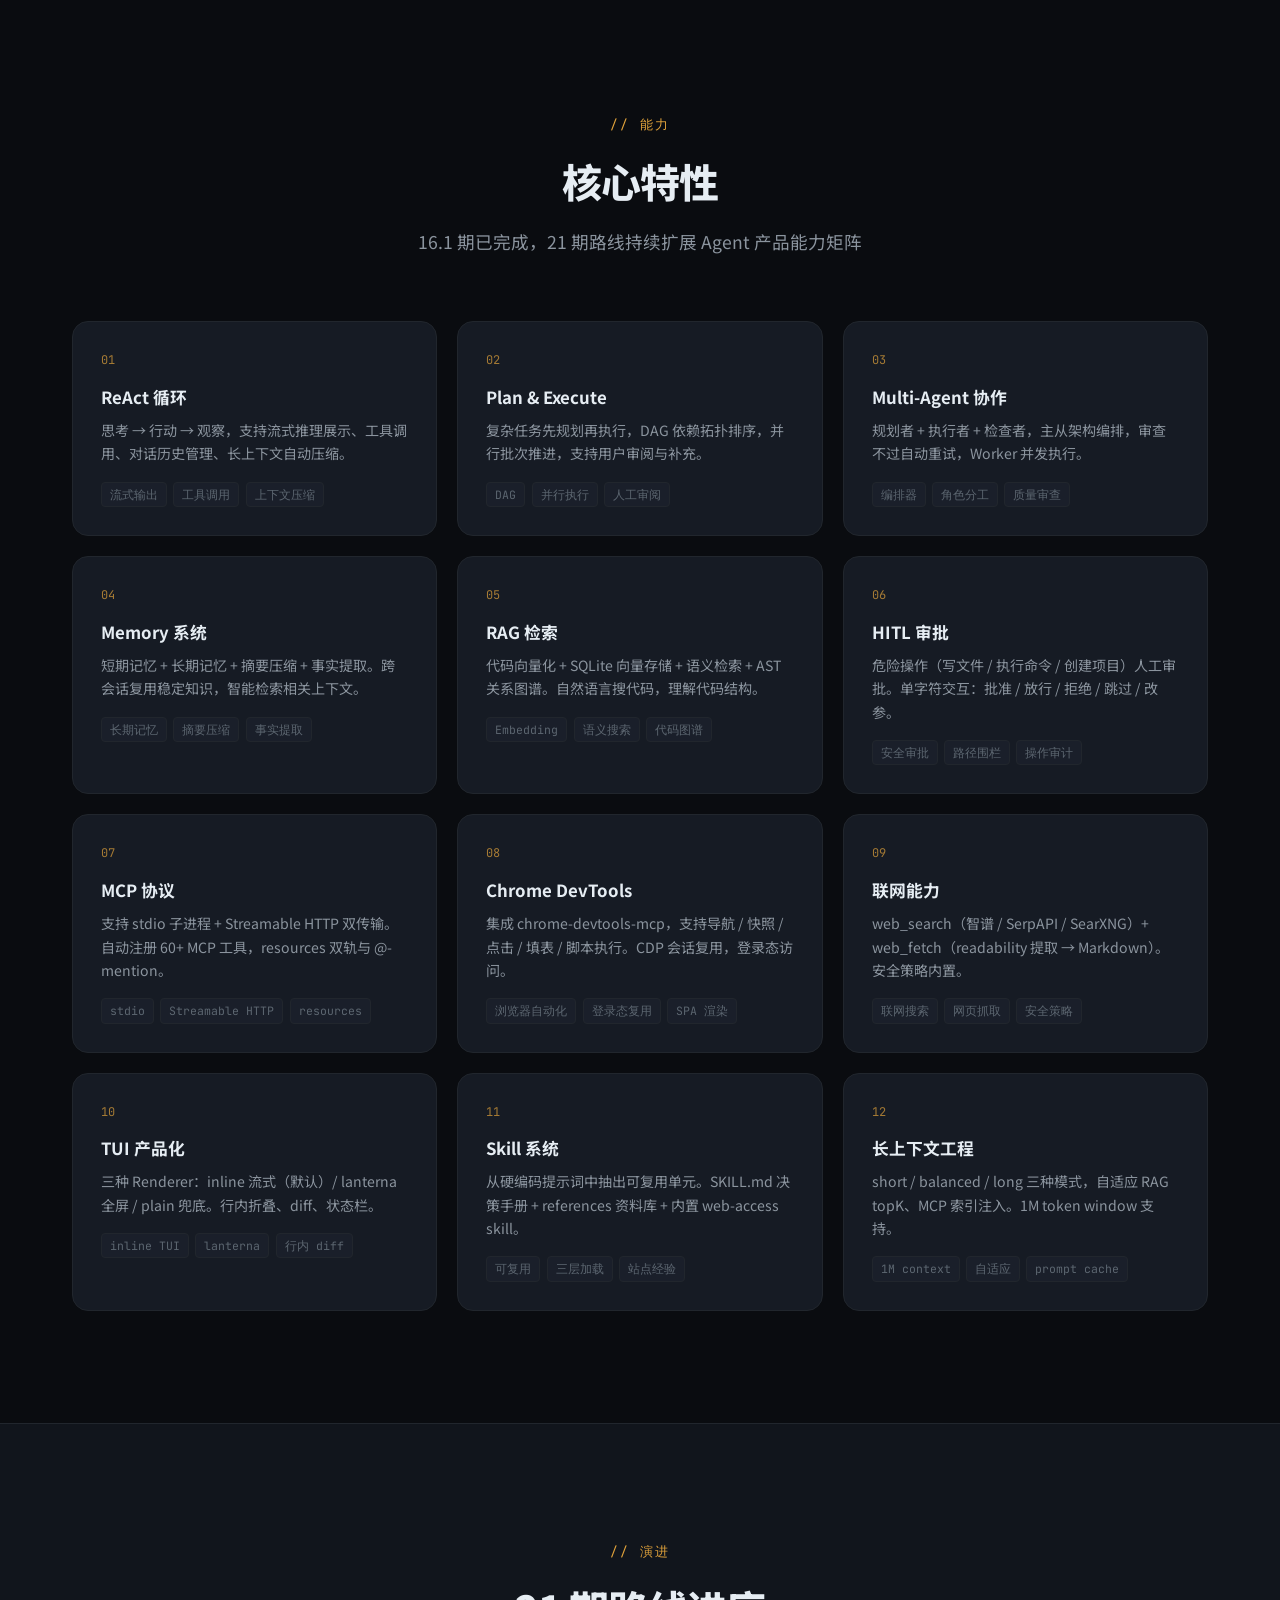
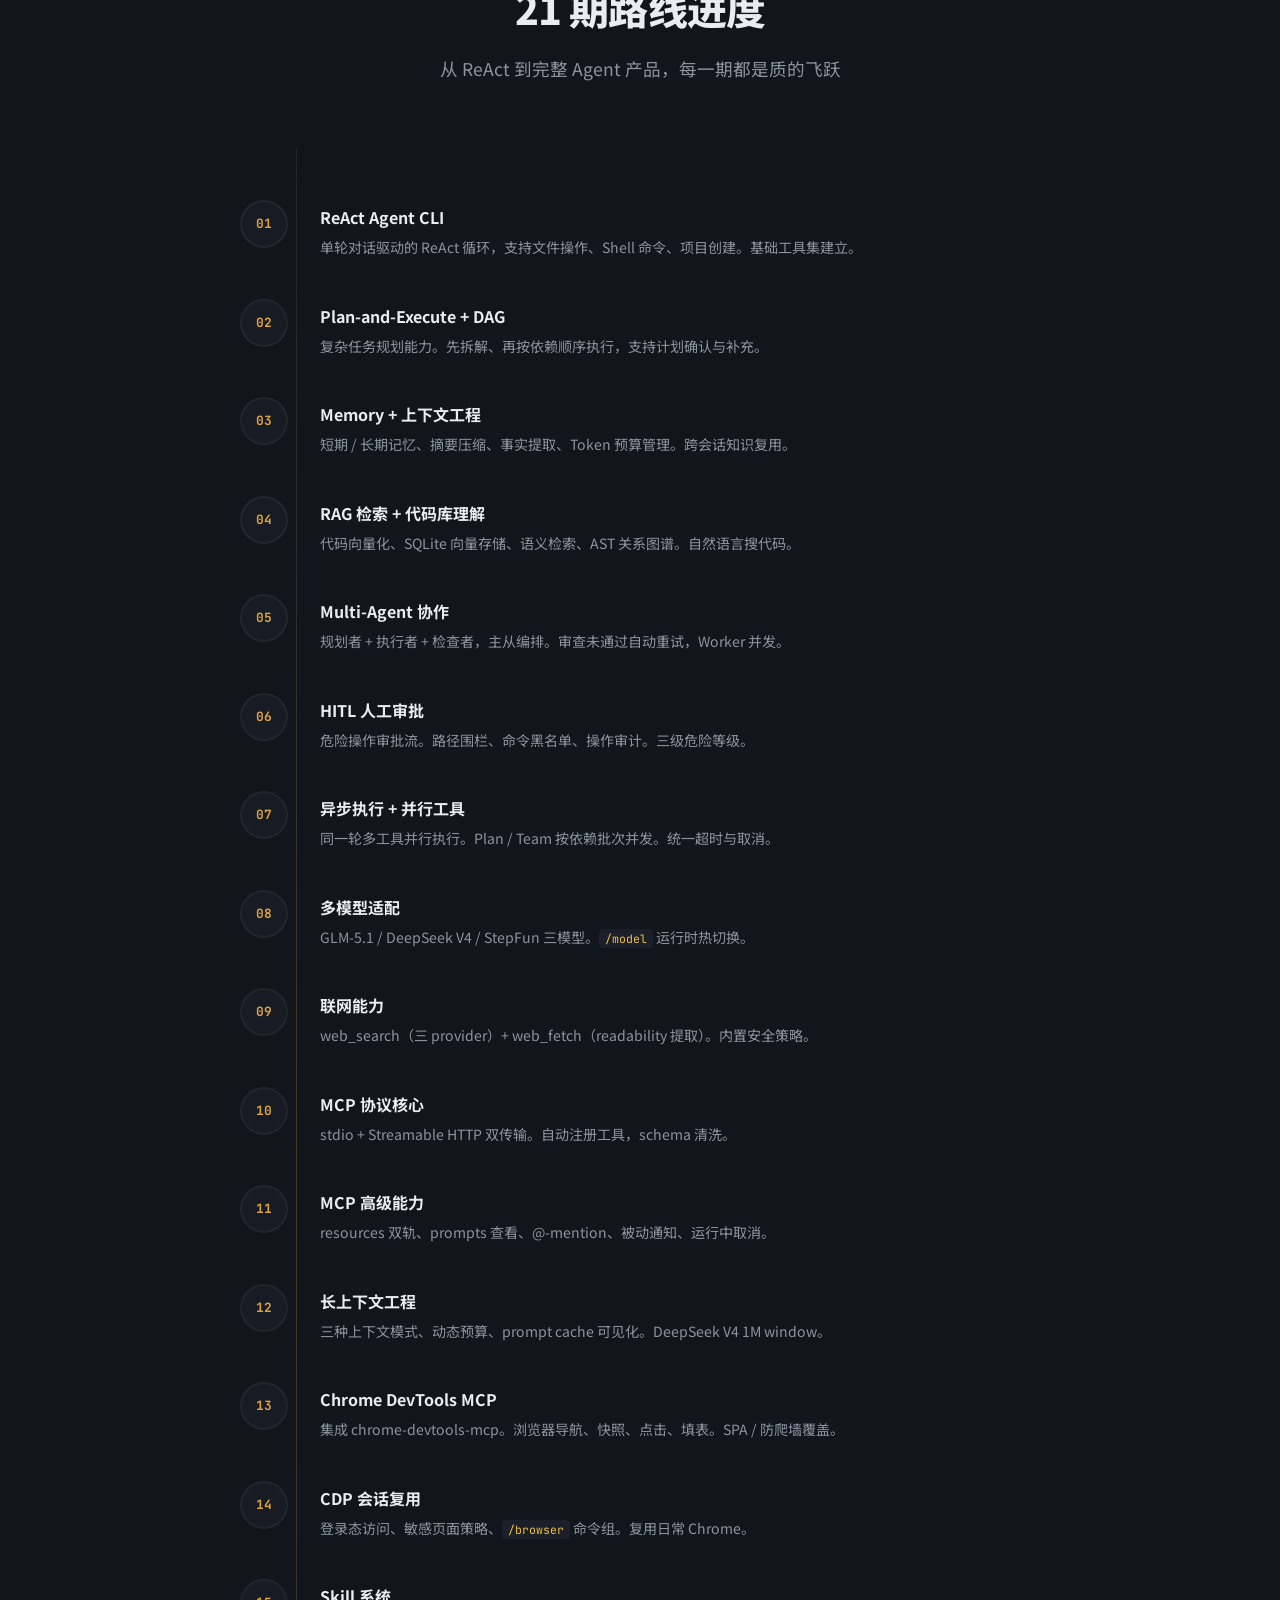
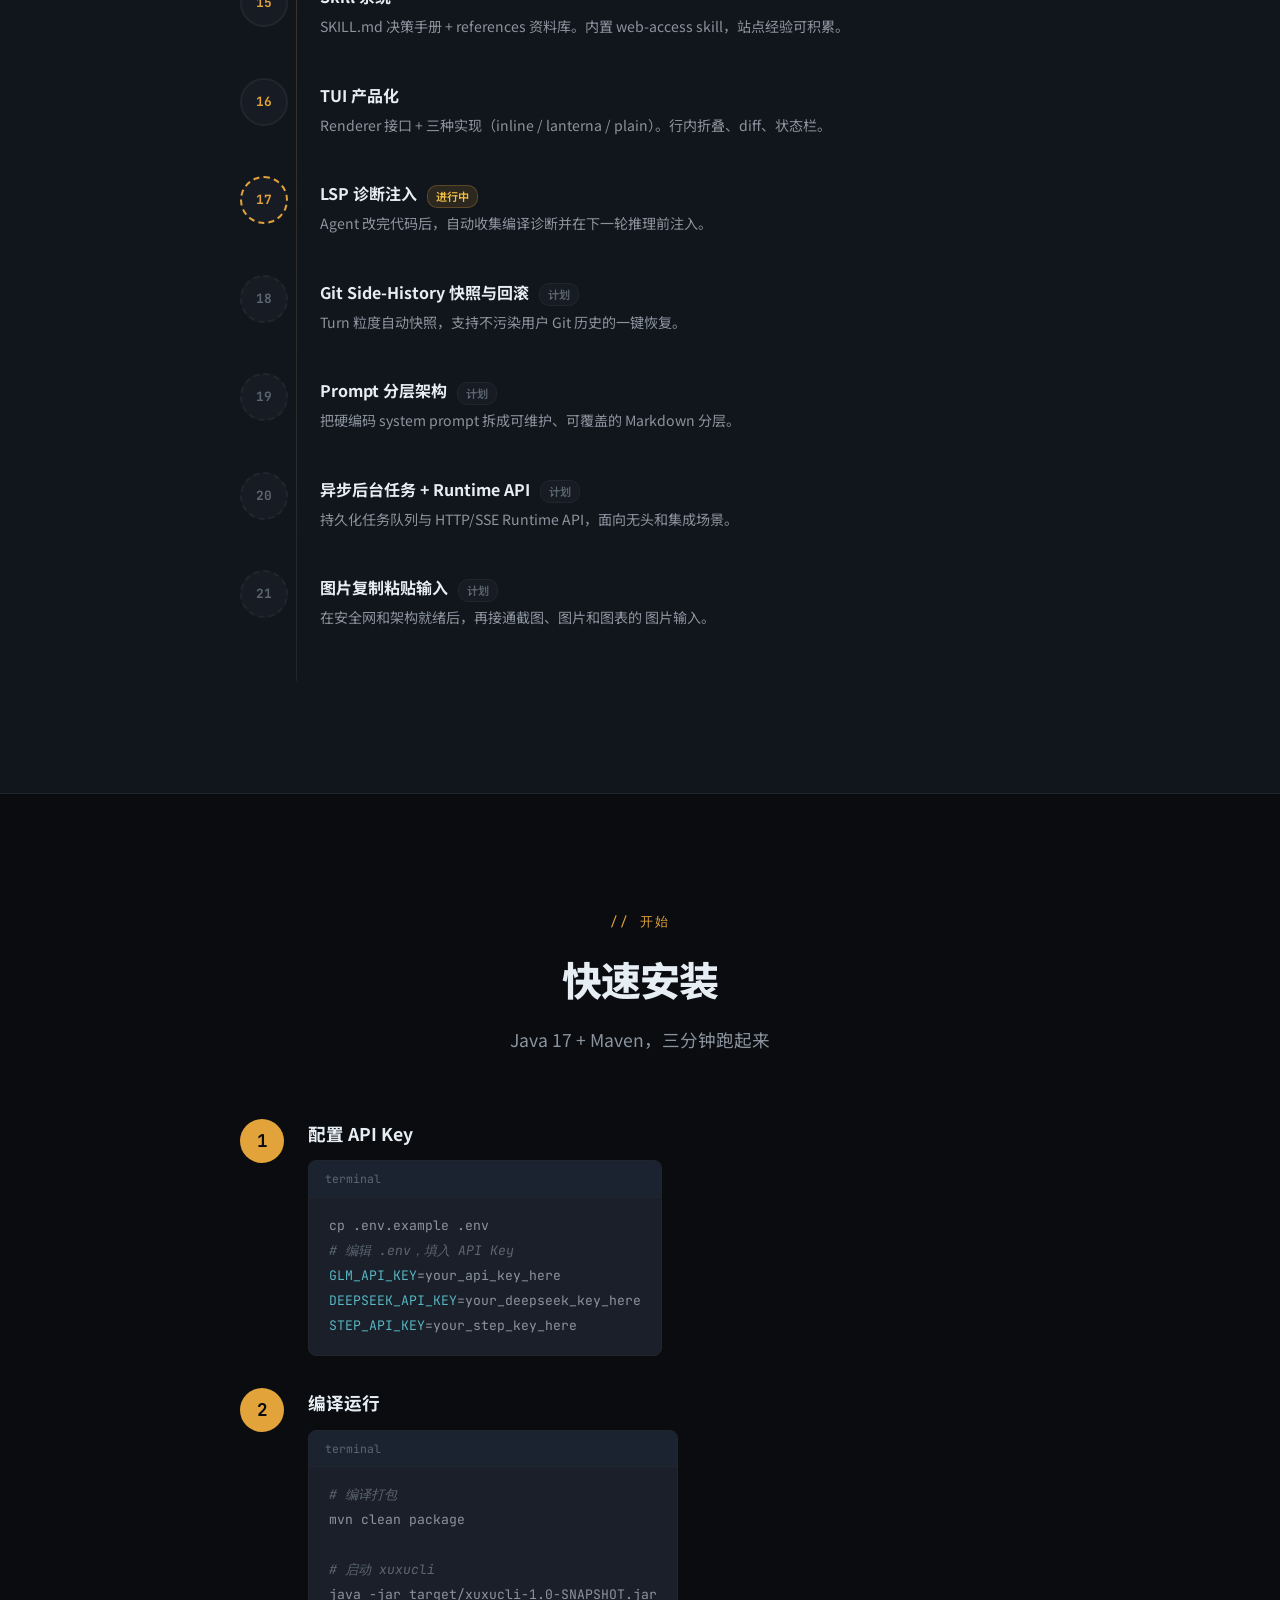
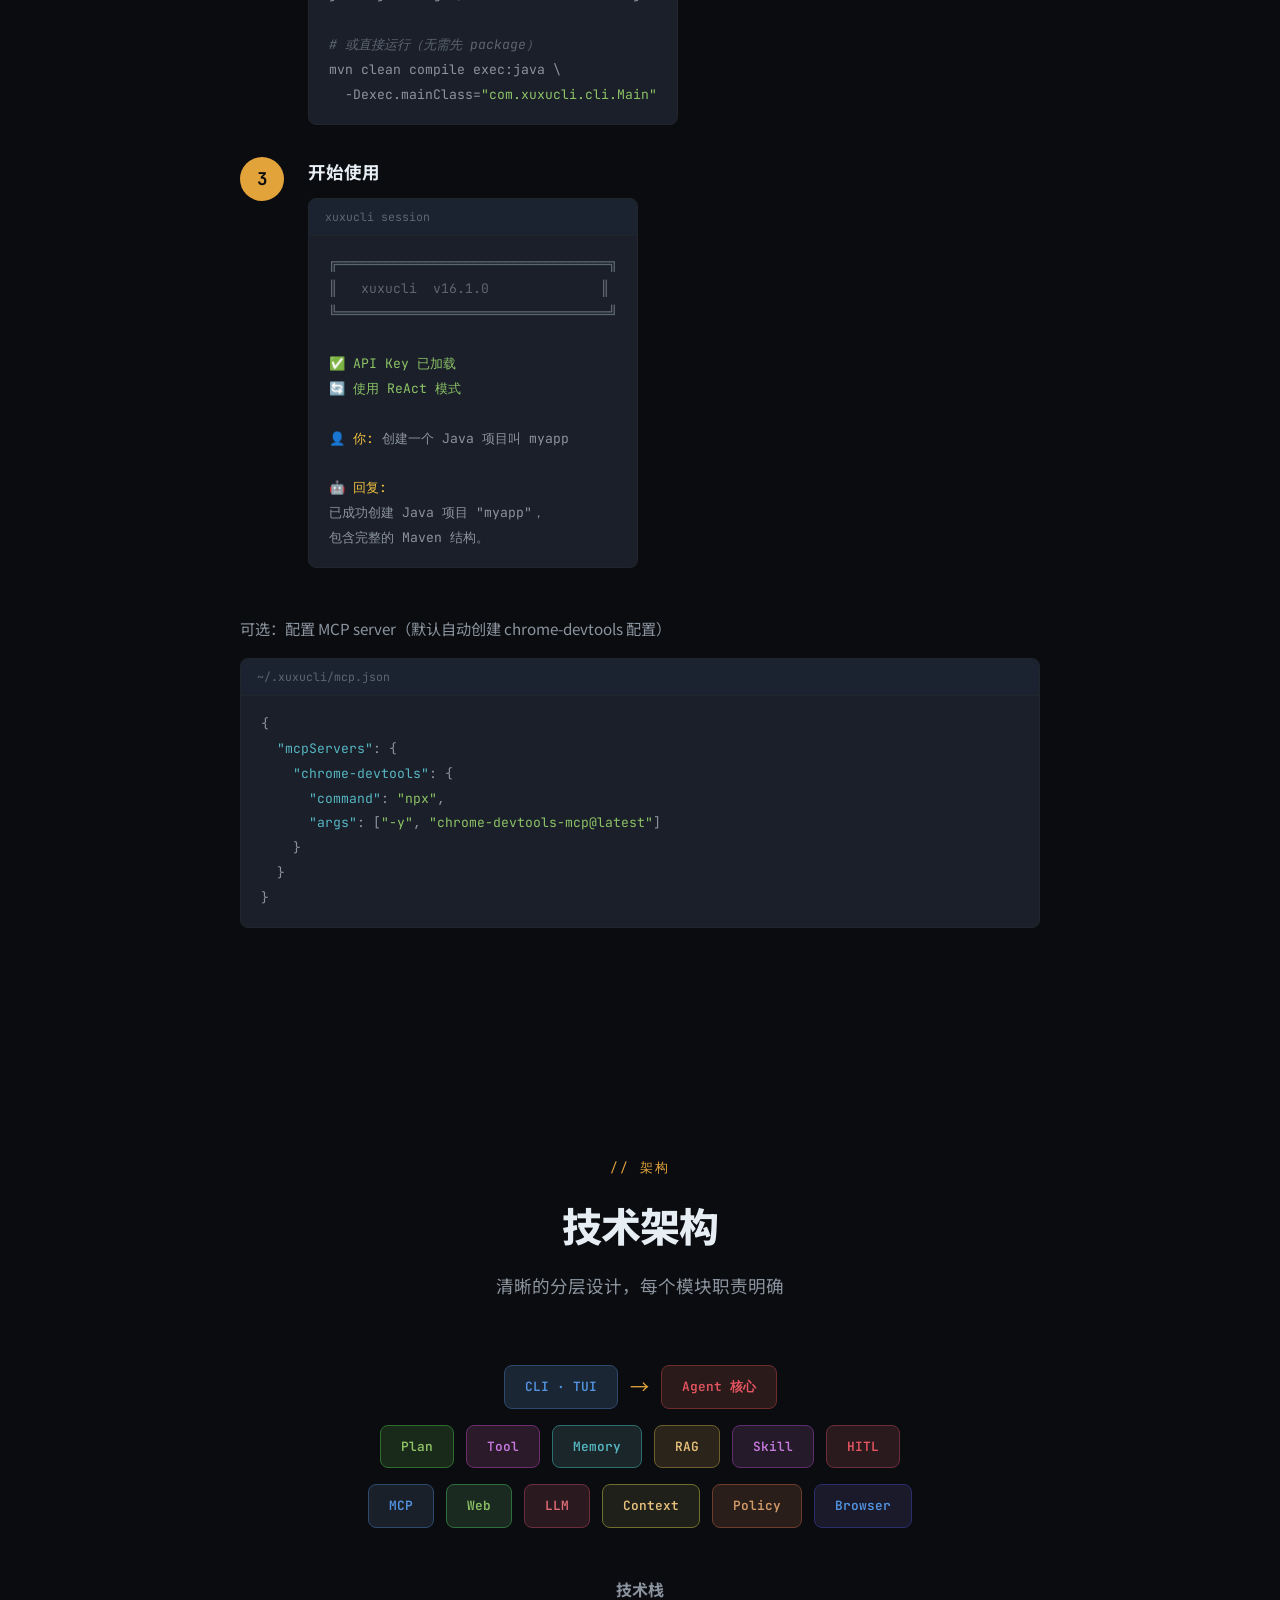
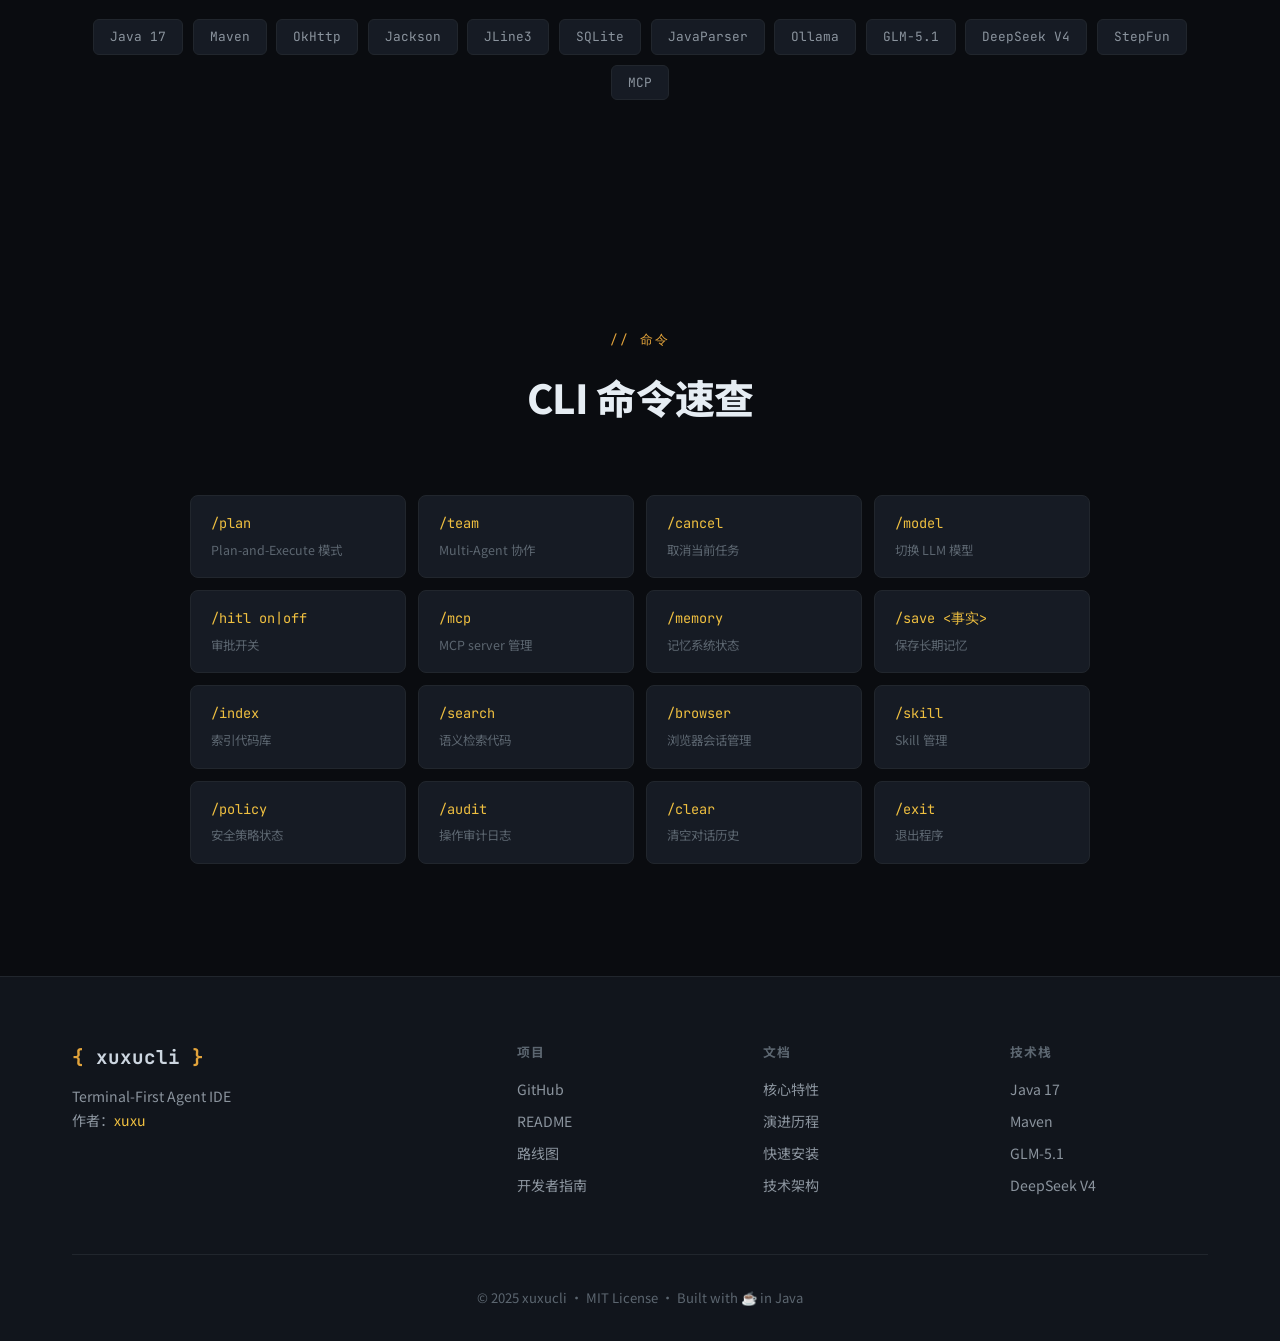
<file: docs/website/index.html>
<!DOCTYPE html>
<html lang="zh-CN">
<head>
  <meta charset="UTF-8">
  <meta name="viewport" content="width=device-width, initial-scale=1.0">
  <title>xuxucli · Terminal-First Agent IDE</title>
  <meta name="description" content="一个面向商业使用的 Java Agent CLI 产品，对标 Claude Code。从 ReAct 循环持续演进到完整 Agent 产品形态。">
  <link rel="preconnect" href="https://fonts.googleapis.com">
  <link rel="preconnect" href="https://fonts.gstatic.com" crossorigin>
  <link href="https://fonts.googleapis.com/css2?family=JetBrains+Mono:wght@400;500;600;700&family=Noto+Sans+SC:wght@300;400;500;700;900&display=swap" rel="stylesheet">
  <link rel="stylesheet" href="styles.css">
  <link rel="icon" href="data:image/svg+xml,<svg xmlns='http://www.w3.org/2000/svg' viewBox='0 0 100 100'><text y='.9em' font-size='90'>🅿️</text></svg>">
</head>
<body>
  <div class="noise-overlay"></div>

  <!-- Navigation -->
  <nav class="nav" id="nav">
    <div class="nav-inner">
      <a href="#" class="nav-logo">
        <span class="logo-bracket">{</span>
        <span class="logo-text">xuxucli</span>
        <span class="logo-bracket">}</span>
        <span class="logo-version">v16.1</span>
      </a>
      <div class="nav-links">
        <a href="#features">特性</a>
        <a href="#evolution">演进</a>
        <a href="#install">安装</a>
        <a href="#architecture">架构</a>
        <a href="https://github.com/sunxusheng0610/xuxucli" target="_blank" class="nav-gh" title="GitHub">
          <svg width="18" height="18" viewBox="0 0 16 16" fill="currentColor"><path d="M8 0C3.58 0 0 3.58 0 8c0 3.54 2.29 6.53 5.47 7.59.4.07.55-.17.55-.38 0-.19-.01-.82-.01-1.49-2.01.37-2.53-.49-2.69-.94-.09-.23-.48-.94-.82-1.13-.28-.15-.68-.52-.01-.53.63-.01 1.08.58 1.23.82.72 1.21 1.87.87 2.33.66.07-.52.28-.87.51-1.07-1.78-.2-3.64-.89-3.64-3.95 0-.87.31-1.59.82-2.15-.08-.2-.36-1.02.08-2.12 0 0 .67-.21 2.2.82.64-.18 1.32-.27 2-.27s1.36.09 2 .27c1.53-1.04 2.2-.82 2.2-.82.44 1.1.16 1.92.08 2.12.51.56.82 1.27.82 2.15 0 3.07-1.87 3.75-3.65 3.95.29.25.54.73.54 1.48 0 1.07-.01 1.93-.01 2.2 0 .21.15.46.55.38A8.01 8.01 0 0 0 16 8c0-4.42-3.58-8-8-8"/></svg>
          <span>Star</span>
        </a>
      </div>
    </div>
  </nav>

  <!-- Hero -->
  <section class="hero" id="hero">
    <div class="hero-grid">
      <div class="hero-content">
        <div class="hero-badge">
          <span class="badge-dot"></span>
          第 17 期进行中 · LSP 诊断注入
        </div>
        <h1 class="hero-title">
          <span class="title-line">一个住在终端里的</span>
          <span class="title-line title-accent">Java Agent IDE</span>
        </h1>
        <p class="hero-subtitle">
          xuxucli 是一款基于 Java 的开源命令行智能体，对标 Claude Code。
          从 ReAct 循环出发，已完成 <strong>16.1 期迭代</strong>，演进为支持
          多模型、多 Agent 协作、MCP 协议、浏览器自动化的完整 Agent 产品。
        </p>
        <div class="hero-actions">
          <a href="#install" class="btn btn-primary">
            <span class="btn-icon">↓</span>
            快速安装
          </a>
          <a href="https://github.com/sunxusheng0610/xuxucli" target="_blank" class="btn btn-secondary">
            <svg width="16" height="16" viewBox="0 0 16 16" fill="currentColor"><path d="M8 0C3.58 0 0 3.58 0 8c0 3.54 2.29 6.53 5.47 7.59.4.07.55-.17.55-.38 0-.19-.01-.82-.01-1.49-2.01.37-2.53-.49-2.69-.94-.09-.23-.48-.94-.82-1.13-.28-.15-.68-.52-.01-.53.63-.01 1.08.58 1.23.82.72 1.21 1.87.87 2.33.66.07-.52.28-.87.51-1.07-1.78-.2-3.64-.89-3.64-3.95 0-.87.31-1.59.82-2.15-.08-.2-.36-1.02.08-2.12 0 0 .67-.21 2.2.82.64-.18 1.32-.27 2-.27s1.36.09 2 .27c1.53-1.04 2.2-.82 2.2-.82.44 1.1.16 1.92.08 2.12.51.56.82 1.27.82 2.15 0 3.07-1.87 3.75-3.65 3.95.29.25.54.73.54 1.48 0 1.07-.01 1.93-.01 2.2 0 .21.15.46.55.38A8.01 8.01 0 0 0 16 8c0-4.42-3.58-8-8-8"/></svg>
            GitHub
          </a>
        </div>
        <div class="hero-stats">
          <div class="stat">
            <span class="stat-number">17</span>
            <span class="stat-label">迭代期数</span>
          </div>
          <div class="stat">
            <span class="stat-number">3+</span>
            <span class="stat-label">LLM 模型</span>
          </div>
          <div class="stat">
            <span class="stat-number">60+</span>
            <span class="stat-label">MCP 工具</span>
          </div>
          <div class="stat">
            <span class="stat-number">v16.1</span>
            <span class="stat-label">最新版本</span>
          </div>
        </div>
      </div>
      <div class="hero-terminal">
        <div class="terminal-window">
          <div class="terminal-header">
            <span class="terminal-dot dot-red"></span>
            <span class="terminal-dot dot-yellow"></span>
            <span class="terminal-dot dot-green"></span>
            <span class="terminal-title">xuxucli — zsh</span>
          </div>
          <div class="terminal-body">
            <div class="terminal-line"><span class="t-prompt">$</span> java -jar xuxucli.jar</div>
            <div class="terminal-line t-dim">╔══════════════════════════════════╗</div>
            <div class="terminal-line t-dim">║   <span class="t-accent">██████╗  █████╗ ██╗ ██████╗██╗</span> ║</div>
            <div class="terminal-line t-dim">║   <span class="t-accent">██╔══██╗██╔══██╗██║██╔════╝██║</span> ║</div>
            <div class="terminal-line t-dim">║   <span class="t-accent">██████╔╝███████║██║██║     ██║</span> ║</div>
            <div class="terminal-line t-dim">║   <span class="t-accent">██╔═══╝ ██╔══██║██║██║     ██║</span> ║</div>
            <div class="terminal-line t-dim">║   <span class="t-accent">██║     ██║  ██║██║╚██████╗██║</span> ║</div>
            <div class="terminal-line t-dim">╚══════════════════════════════════╝</div>
            <div class="terminal-line t-green">✅ API Key 已加载</div>
            <div class="terminal-line t-green">🔄 使用 ReAct 模式</div>
            <div class="terminal-line"><span class="t-prompt">👤 你:</span> <span class="t-cursor">▊</span></div>
          </div>
        </div>
      </div>
    </div>
  </section>

  <!-- What is xuxucli -->
  <section class="section section-about" id="about">
    <div class="container">
      <div class="section-header">
        <span class="section-label">// 关于</span>
        <h2>什么是 xuxucli？</h2>
      </div>
      <div class="about-grid">
        <div class="about-card">
          <div class="about-icon">🎯</div>
          <h3>对标 Claude Code</h3>
          <p>以 Claude Code 为产品标杆，打造 Java 生态下最强大的终端 Agent。从第 1 期 ReAct 单代理循环，一路演进到第 16 期 TUI 产品化。</p>
        </div>
        <div class="about-card">
          <div class="about-icon">☕</div>
          <h3>纯 Java 实现</h3>
          <p>基于 Java 17 + Maven 构建，零外部运行时依赖。OkHttp 做 HTTP 通信，Jackson 序列化，JLine3 做终端交互，SQLite 持久化。</p>
        </div>
        <div class="about-card">
          <div class="about-icon">🧠</div>
          <h3>多模型支持</h3>
          <p>内置 GLM-5.1（200K）、DeepSeek V4（1M）、StepFun（256K）三个 LLM 客户端，<code>/model</code> 命令运行时热切换。</p>
        </div>
        <div class="about-card">
          <div class="about-icon">🛡️</div>
          <h3>安全可审计</h3>
          <p>HITL 人工审批 + 路径围栏 + 命令黑名单 + 操作审计。不是沙箱，但提供生产可用的安全模型。</p>
        </div>
      </div>
    </div>
  </section>

  <!-- Features -->
  <section class="section section-features" id="features">
    <div class="container">
      <div class="section-header">
        <span class="section-label">// 能力</span>
        <h2>核心特性</h2>
        <p class="section-desc">16.1 期已完成，21 期路线持续扩展 Agent 产品能力矩阵</p>
      </div>
      <div class="features-grid">
        <div class="feature-card">
          <div class="feature-number">01</div>
          <h3>ReAct 循环</h3>
          <p>思考 → 行动 → 观察，支持流式推理展示、工具调用、对话历史管理、长上下文自动压缩。</p>
          <div class="feature-tags">
            <span>流式输出</span><span>工具调用</span><span>上下文压缩</span>
          </div>
        </div>
        <div class="feature-card">
          <div class="feature-number">02</div>
          <h3>Plan & Execute</h3>
          <p>复杂任务先规划再执行，DAG 依赖拓扑排序，并行批次推进，支持用户审阅与补充。</p>
          <div class="feature-tags">
            <span>DAG</span><span>并行执行</span><span>人工审阅</span>
          </div>
        </div>
        <div class="feature-card">
          <div class="feature-number">03</div>
          <h3>Multi-Agent 协作</h3>
          <p>规划者 + 执行者 + 检查者，主从架构编排，审查不过自动重试，Worker 并发执行。</p>
          <div class="feature-tags">
            <span>编排器</span><span>角色分工</span><span>质量审查</span>
          </div>
        </div>
        <div class="feature-card">
          <div class="feature-number">04</div>
          <h3>Memory 系统</h3>
          <p>短期记忆 + 长期记忆 + 摘要压缩 + 事实提取。跨会话复用稳定知识，智能检索相关上下文。</p>
          <div class="feature-tags">
            <span>长期记忆</span><span>摘要压缩</span><span>事实提取</span>
          </div>
        </div>
        <div class="feature-card">
          <div class="feature-number">05</div>
          <h3>RAG 检索</h3>
          <p>代码向量化 + SQLite 向量存储 + 语义检索 + AST 关系图谱。自然语言搜代码，理解代码结构。</p>
          <div class="feature-tags">
            <span>Embedding</span><span>语义搜索</span><span>代码图谱</span>
          </div>
        </div>
        <div class="feature-card">
          <div class="feature-number">06</div>
          <h3>HITL 审批</h3>
          <p>危险操作（写文件 / 执行命令 / 创建项目）人工审批。单字符交互：批准 / 放行 / 拒绝 / 跳过 / 改参。</p>
          <div class="feature-tags">
            <span>安全审批</span><span>路径围栏</span><span>操作审计</span>
          </div>
        </div>
        <div class="feature-card">
          <div class="feature-number">07</div>
          <h3>MCP 协议</h3>
          <p>支持 stdio 子进程 + Streamable HTTP 双传输。自动注册 60+ MCP 工具，resources 双轨与 @-mention。</p>
          <div class="feature-tags">
            <span>stdio</span><span>Streamable HTTP</span><span>resources</span>
          </div>
        </div>
        <div class="feature-card">
          <div class="feature-number">08</div>
          <h3>Chrome DevTools</h3>
          <p>集成 chrome-devtools-mcp，支持导航 / 快照 / 点击 / 填表 / 脚本执行。CDP 会话复用，登录态访问。</p>
          <div class="feature-tags">
            <span>浏览器自动化</span><span>登录态复用</span><span>SPA 渲染</span>
          </div>
        </div>
        <div class="feature-card">
          <div class="feature-number">09</div>
          <h3>联网能力</h3>
          <p>web_search（智谱 / SerpAPI / SearXNG）+ web_fetch（readability 提取 → Markdown）。安全策略内置。</p>
          <div class="feature-tags">
            <span>联网搜索</span><span>网页抓取</span><span>安全策略</span>
          </div>
        </div>
        <div class="feature-card">
          <div class="feature-number">10</div>
          <h3>TUI 产品化</h3>
          <p>三种 Renderer：inline 流式（默认）/ lanterna 全屏 / plain 兜底。行内折叠、diff、状态栏。</p>
          <div class="feature-tags">
            <span>inline TUI</span><span>lanterna</span><span>行内 diff</span>
          </div>
        </div>
        <div class="feature-card">
          <div class="feature-number">11</div>
          <h3>Skill 系统</h3>
          <p>从硬编码提示词中抽出可复用单元。SKILL.md 决策手册 + references 资料库 + 内置 web-access skill。</p>
          <div class="feature-tags">
            <span>可复用</span><span>三层加载</span><span>站点经验</span>
          </div>
        </div>
        <div class="feature-card">
          <div class="feature-number">12</div>
          <h3>长上下文工程</h3>
          <p>short / balanced / long 三种模式，自适应 RAG topK、MCP 索引注入。1M token window 支持。</p>
          <div class="feature-tags">
            <span>1M context</span><span>自适应</span><span>prompt cache</span>
          </div>
        </div>
      </div>
    </div>
  </section>

  <!-- Evolution -->
  <section class="section section-evolution" id="evolution">
    <div class="container">
      <div class="section-header">
        <span class="section-label">// 演进</span>
        <h2>21 期路线进度</h2>
        <p class="section-desc">从 ReAct 到完整 Agent 产品，每一期都是质的飞跃</p>
      </div>
      <div class="timeline">
        <div class="timeline-line"></div>
        <div class="timeline-items">
          <div class="tl-item">
            <div class="tl-marker"><span>01</span></div>
            <div class="tl-content">
              <h4>ReAct Agent CLI</h4>
              <p>单轮对话驱动的 ReAct 循环，支持文件操作、Shell 命令、项目创建。基础工具集建立。</p>
            </div>
          </div>
          <div class="tl-item">
            <div class="tl-marker"><span>02</span></div>
            <div class="tl-content">
              <h4>Plan-and-Execute + DAG</h4>
              <p>复杂任务规划能力。先拆解、再按依赖顺序执行，支持计划确认与补充。</p>
            </div>
          </div>
          <div class="tl-item">
            <div class="tl-marker"><span>03</span></div>
            <div class="tl-content">
              <h4>Memory + 上下文工程</h4>
              <p>短期 / 长期记忆、摘要压缩、事实提取、Token 预算管理。跨会话知识复用。</p>
            </div>
          </div>
          <div class="tl-item">
            <div class="tl-marker"><span>04</span></div>
            <div class="tl-content">
              <h4>RAG 检索 + 代码库理解</h4>
              <p>代码向量化、SQLite 向量存储、语义检索、AST 关系图谱。自然语言搜代码。</p>
            </div>
          </div>
          <div class="tl-item">
            <div class="tl-marker"><span>05</span></div>
            <div class="tl-content">
              <h4>Multi-Agent 协作</h4>
              <p>规划者 + 执行者 + 检查者，主从编排。审查未通过自动重试，Worker 并发。</p>
            </div>
          </div>
          <div class="tl-item">
            <div class="tl-marker"><span>06</span></div>
            <div class="tl-content">
              <h4>HITL 人工审批</h4>
              <p>危险操作审批流。路径围栏、命令黑名单、操作审计。三级危险等级。</p>
            </div>
          </div>
          <div class="tl-item">
            <div class="tl-marker"><span>07</span></div>
            <div class="tl-content">
              <h4>异步执行 + 并行工具</h4>
              <p>同一轮多工具并行执行。Plan / Team 按依赖批次并发。统一超时与取消。</p>
            </div>
          </div>
          <div class="tl-item">
            <div class="tl-marker"><span>08</span></div>
            <div class="tl-content">
              <h4>多模型适配</h4>
              <p>GLM-5.1 / DeepSeek V4 / StepFun 三模型。<code>/model</code> 运行时热切换。</p>
            </div>
          </div>
          <div class="tl-item">
            <div class="tl-marker"><span>09</span></div>
            <div class="tl-content">
              <h4>联网能力</h4>
              <p>web_search（三 provider）+ web_fetch（readability 提取）。内置安全策略。</p>
            </div>
          </div>
          <div class="tl-item">
            <div class="tl-marker"><span>10</span></div>
            <div class="tl-content">
              <h4>MCP 协议核心</h4>
              <p>stdio + Streamable HTTP 双传输。自动注册工具，schema 清洗。</p>
            </div>
          </div>
          <div class="tl-item">
            <div class="tl-marker"><span>11</span></div>
            <div class="tl-content">
              <h4>MCP 高级能力</h4>
              <p>resources 双轨、prompts 查看、@-mention、被动通知、运行中取消。</p>
            </div>
          </div>
          <div class="tl-item">
            <div class="tl-marker"><span>12</span></div>
            <div class="tl-content">
              <h4>长上下文工程</h4>
              <p>三种上下文模式、动态预算、prompt cache 可见化。DeepSeek V4 1M window。</p>
            </div>
          </div>
          <div class="tl-item">
            <div class="tl-marker"><span>13</span></div>
            <div class="tl-content">
              <h4>Chrome DevTools MCP</h4>
              <p>集成 chrome-devtools-mcp。浏览器导航、快照、点击、填表。SPA / 防爬墙覆盖。</p>
            </div>
          </div>
          <div class="tl-item">
            <div class="tl-marker"><span>14</span></div>
            <div class="tl-content">
              <h4>CDP 会话复用</h4>
              <p>登录态访问、敏感页面策略、<code>/browser</code> 命令组。复用日常 Chrome。</p>
            </div>
          </div>
          <div class="tl-item">
            <div class="tl-marker"><span>15</span></div>
            <div class="tl-content">
              <h4>Skill 系统</h4>
              <p>SKILL.md 决策手册 + references 资料库。内置 web-access skill，站点经验可积累。</p>
            </div>
          </div>
          <div class="tl-item">
            <div class="tl-marker"><span>16</span></div>
            <div class="tl-content">
              <h4>TUI 产品化</h4>
              <p>Renderer 接口 + 三种实现（inline / lanterna / plain）。行内折叠、diff、状态栏。</p>
            </div>
          </div>
          <div class="tl-item tl-item-next">
            <div class="tl-marker tl-marker-next"><span>17</span></div>
            <div class="tl-content">
              <h4>LSP 诊断注入 <span class="tl-badge">进行中</span></h4>
              <p>Agent 改完代码后，自动收集编译诊断并在下一轮推理前注入。</p>
            </div>
          </div>
          <div class="tl-item tl-item-planned">
            <div class="tl-marker tl-marker-planned"><span>18</span></div>
            <div class="tl-content">
              <h4>Git Side-History 快照与回滚 <span class="tl-badge tl-badge-planned">计划</span></h4>
              <p>Turn 粒度自动快照，支持不污染用户 Git 历史的一键恢复。</p>
            </div>
          </div>
          <div class="tl-item tl-item-planned">
            <div class="tl-marker tl-marker-planned"><span>19</span></div>
            <div class="tl-content">
              <h4>Prompt 分层架构 <span class="tl-badge tl-badge-planned">计划</span></h4>
              <p>把硬编码 system prompt 拆成可维护、可覆盖的 Markdown 分层。</p>
            </div>
          </div>
          <div class="tl-item tl-item-planned">
            <div class="tl-marker tl-marker-planned"><span>20</span></div>
            <div class="tl-content">
              <h4>异步后台任务 + Runtime API <span class="tl-badge tl-badge-planned">计划</span></h4>
              <p>持久化任务队列与 HTTP/SSE Runtime API，面向无头和集成场景。</p>
            </div>
          </div>
          <div class="tl-item tl-item-planned">
            <div class="tl-marker tl-marker-planned"><span>21</span></div>
            <div class="tl-content">
              <h4>图片复制粘贴输入 <span class="tl-badge tl-badge-planned">计划</span></h4>
              <p>在安全网和架构就绪后，再接通截图、图片和图表的 图片输入。</p>
            </div>
          </div>
        </div>
      </div>
    </div>
  </section>

  <!-- Install -->
  <section class="section section-install" id="install">
    <div class="container">
      <div class="section-header">
        <span class="section-label">// 开始</span>
        <h2>快速安装</h2>
        <p class="section-desc">Java 17 + Maven，三分钟跑起来</p>
      </div>
      <div class="install-steps">
        <div class="install-step">
          <div class="step-number">1</div>
          <div class="step-content">
            <h4>配置 API Key</h4>
            <div class="code-block">
              <div class="code-header"><span>terminal</span></div>
              <pre><code>cp .env.example .env
<span class="c-comment"># 编辑 .env，填入 API Key</span>
<span class="c-key">GLM_API_KEY</span>=your_api_key_here
<span class="c-key">DEEPSEEK_API_KEY</span>=your_deepseek_key_here
<span class="c-key">STEP_API_KEY</span>=your_step_key_here</code></pre>
            </div>
          </div>
        </div>
        <div class="install-step">
          <div class="step-number">2</div>
          <div class="step-content">
            <h4>编译运行</h4>
            <div class="code-block">
              <div class="code-header"><span>terminal</span></div>
              <pre><code><span class="c-comment"># 编译打包</span>
mvn clean package

<span class="c-comment"># 启动 xuxucli</span>
java -jar target/xuxucli-1.0-SNAPSHOT.jar

<span class="c-comment"># 或直接运行（无需先 package）</span>
mvn clean compile exec:java \
  -Dexec.mainClass=<span class="c-string">"com.xuxucli.cli.Main"</span></code></pre>
            </div>
          </div>
        </div>
        <div class="install-step">
          <div class="step-number">3</div>
          <div class="step-content">
            <h4>开始使用</h4>
            <div class="code-block">
              <div class="code-header"><span>xuxucli session</span></div>
              <pre><code><span class="c-dim">╔══════════════════════════════════╗
║   xuxucli  v16.1.0              ║
╚══════════════════════════════════╝</span>

✅ <span class="c-green">API Key 已加载</span>
🔄 <span class="c-green">使用 ReAct 模式</span>

<span class="c-prompt">👤 你:</span> 创建一个 Java 项目叫 myapp

<span class="c-prompt">🤖 回复:</span>
已成功创建 Java 项目 "myapp"，
包含完整的 Maven 结构。</code></pre>
            </div>
          </div>
        </div>
      </div>
      <div class="install-extra">
        <p>可选：配置 MCP server（默认自动创建 chrome-devtools 配置）</p>
        <div class="code-block">
          <div class="code-header"><span>~/.xuxucli/mcp.json</span></div>
          <pre><code>{
  <span class="c-key">"mcpServers"</span>: {
    <span class="c-key">"chrome-devtools"</span>: {
      <span class="c-key">"command"</span>: <span class="c-string">"npx"</span>,
      <span class="c-key">"args"</span>: [<span class="c-string">"-y"</span>, <span class="c-string">"chrome-devtools-mcp@latest"</span>]
    }
  }
}</code></pre>
        </div>
      </div>
    </div>
  </section>

  <!-- Architecture -->
  <section class="section section-arch" id="architecture">
    <div class="container">
      <div class="section-header">
        <span class="section-label">// 架构</span>
        <h2>技术架构</h2>
        <p class="section-desc">清晰的分层设计，每个模块职责明确</p>
      </div>
      <div class="arch-diagram">
        <div class="arch-layer arch-layer-top">
          <div class="arch-box arch-cli">CLI · TUI</div>
          <div class="arch-arrow">→</div>
          <div class="arch-box arch-agent">Agent 核心</div>
        </div>
        <div class="arch-layer arch-layer-mid">
          <div class="arch-box arch-plan">Plan</div>
          <div class="arch-box arch-tool">Tool</div>
          <div class="arch-box arch-memory">Memory</div>
          <div class="arch-box arch-rag">RAG</div>
          <div class="arch-box arch-skill">Skill</div>
          <div class="arch-box arch-hitl">HITL</div>
        </div>
        <div class="arch-layer arch-layer-bot">
          <div class="arch-box arch-mcp">MCP</div>
          <div class="arch-box arch-web">Web</div>
          <div class="arch-box arch-llm">LLM</div>
          <div class="arch-box arch-context">Context</div>
          <div class="arch-box arch-policy">Policy</div>
          <div class="arch-box arch-browser">Browser</div>
        </div>
      </div>
      <div class="tech-stack">
        <h4>技术栈</h4>
        <div class="tech-tags">
          <span>Java 17</span><span>Maven</span><span>OkHttp</span><span>Jackson</span>
          <span>JLine3</span><span>SQLite</span><span>JavaParser</span><span>Ollama</span>
          <span>GLM-5.1</span><span>DeepSeek V4</span><span>StepFun</span><span>MCP</span>
        </div>
      </div>
    </div>
  </section>

  <!-- Commands Reference -->
  <section class="section section-commands" id="commands">
    <div class="container">
      <div class="section-header">
        <span class="section-label">// 命令</span>
        <h2>CLI 命令速查</h2>
      </div>
      <div class="commands-grid">
        <div class="cmd-card">
          <code>/plan</code>
          <span>Plan-and-Execute 模式</span>
        </div>
        <div class="cmd-card">
          <code>/team</code>
          <span>Multi-Agent 协作</span>
        </div>
        <div class="cmd-card">
          <code>/cancel</code>
          <span>取消当前任务</span>
        </div>
        <div class="cmd-card">
          <code>/model</code>
          <span>切换 LLM 模型</span>
        </div>
        <div class="cmd-card">
          <code>/hitl on|off</code>
          <span>审批开关</span>
        </div>
        <div class="cmd-card">
          <code>/mcp</code>
          <span>MCP server 管理</span>
        </div>
        <div class="cmd-card">
          <code>/memory</code>
          <span>记忆系统状态</span>
        </div>
        <div class="cmd-card">
          <code>/save &lt;事实&gt;</code>
          <span>保存长期记忆</span>
        </div>
        <div class="cmd-card">
          <code>/index</code>
          <span>索引代码库</span>
        </div>
        <div class="cmd-card">
          <code>/search</code>
          <span>语义检索代码</span>
        </div>
        <div class="cmd-card">
          <code>/browser</code>
          <span>浏览器会话管理</span>
        </div>
        <div class="cmd-card">
          <code>/skill</code>
          <span>Skill 管理</span>
        </div>
        <div class="cmd-card">
          <code>/policy</code>
          <span>安全策略状态</span>
        </div>
        <div class="cmd-card">
          <code>/audit</code>
          <span>操作审计日志</span>
        </div>
        <div class="cmd-card">
          <code>/clear</code>
          <span>清空对话历史</span>
        </div>
        <div class="cmd-card">
          <code>/exit</code>
          <span>退出程序</span>
        </div>
      </div>
    </div>
  </section>

  <!-- Footer -->
  <footer class="footer">
    <div class="container">
      <div class="footer-grid">
        <div class="footer-brand">
          <div class="footer-logo">
            <span class="logo-bracket">{</span>
            <span>xuxucli</span>
            <span class="logo-bracket">}</span>
          </div>
          <p>Terminal-First Agent IDE<br>作者：<a href="https://github.com/sunxusheng0610" target="_blank">xuxu</a></p>
        </div>
        <div class="footer-links">
          <h5>项目</h5>
          <a href="https://github.com/sunxusheng0610/xuxucli" target="_blank">GitHub</a>
          <a href="https://github.com/sunxusheng0610/xuxucli/blob/main/README.md" target="_blank">README</a>
          <a href="https://github.com/sunxusheng0610/xuxucli/blob/main/ROADMAP.md" target="_blank">路线图</a>
          <a href="https://github.com/sunxusheng0610/xuxucli/blob/main/AGENTS.md" target="_blank">开发者指南</a>
        </div>
        <div class="footer-links">
          <h5>文档</h5>
          <a href="#features">核心特性</a>
          <a href="#evolution">演进历程</a>
          <a href="#install">快速安装</a>
          <a href="#architecture">技术架构</a>
        </div>
        <div class="footer-links">
          <h5>技术栈</h5>
          <span>Java 17</span>
          <span>Maven</span>
          <span>GLM-5.1</span>
          <span>DeepSeek V4</span>
        </div>
      </div>
      <div class="footer-bottom">
        <p>&copy; 2025 xuxucli · MIT License · Built with ☕ in Java</p>
      </div>
    </div>
  </footer>

  <script src="script.js"></script>
</body>
</html>
</file>
<file: docs/website/styles.css>
/* ═══════════════════════════════════════════════════════
   xuxucli · Terminal-First Agent IDE — 官方网站样式
   Design: 终端暗色主题 + 琥珀金强调 + 代码美学
   ═══════════════════════════════════════════════════════ */

/* ── CSS Variables ─────────────────────────────── */
:root {
  --bg-primary: #0a0c10;
  --bg-secondary: #11151c;
  --bg-card: #161b24;
  --bg-code: #1a1f2a;
  --bg-terminal: #0d1117;
  --bg-nav: rgba(10, 12, 16, 0.92);

  --border: #21262d;
  --border-hover: #30363d;

  --text-primary: #cdd6e0;
  --text-secondary: #8b949e;
  --text-muted: #5c6670;

  --accent: #e2a33b;
  --accent-soft: #e2a33b22;
  --accent-glow: #e2a33b44;
  --accent-text: #f0c040;

  --blue: #5294e2;
  --green: #8cc265;
  --green-dim: #8cc26588;
  --red: #e55561;
  --yellow: #e5c07b;
  --purple: #c678dd;
  --cyan: #56b6c2;

  --font-mono: 'JetBrains Mono', 'Fira Code', 'Cascadia Code', monospace;
  --font-sans: 'Noto Sans SC', -apple-system, BlinkMacSystemFont, 'Segoe UI', sans-serif;

  --radius: 8px;
  --radius-lg: 16px;
  --transition: 0.25s cubic-bezier(0.4, 0, 0.2, 1);
  --transition-slow: 0.5s cubic-bezier(0.4, 0, 0.2, 1);

  --max-width: 1200px;
  --nav-height: 64px;
}

/* ── Reset & Base ──────────────────────────────── */
*, *::before, *::after {
  box-sizing: border-box;
  margin: 0;
  padding: 0;
}

html {
  scroll-behavior: smooth;
  scroll-padding-top: var(--nav-height);
}

body {
  font-family: var(--font-sans);
  background: var(--bg-primary);
  color: var(--text-primary);
  line-height: 1.7;
  -webkit-font-smoothing: antialiased;
  -moz-osx-font-smoothing: grayscale;
  overflow-x: hidden;
}

a {
  color: var(--blue);
  text-decoration: none;
  transition: color var(--transition);
}
a:hover { color: var(--accent-text); }

code {
  font-family: var(--font-mono);
  font-size: 0.9em;
  background: var(--bg-code);
  padding: 2px 6px;
  border-radius: 4px;
  color: var(--accent-text);
}

strong { color: #e6edf3; font-weight: 600; }

img { max-width: 100%; }

/* ── Noise Overlay ─────────────────────────────── */
.noise-overlay {
  position: fixed;
  top: 0; left: 0; right: 0; bottom: 0;
  opacity: 0.025;
  pointer-events: none;
  z-index: 9999;
  background-image: url("data:image/svg+xml,%3Csvg viewBox='0 0 256 256' xmlns='http://www.w3.org/2000/svg'%3E%3Cfilter id='noise'%3E%3CfeTurbulence type='fractalNoise' baseFrequency='0.9' numOctaves='4' stitchTiles='stitch'/%3E%3C/filter%3E%3Crect width='100%25' height='100%25' filter='url(%23noise)'/%3E%3C/svg%3E");
  background-size: 256px 256px;
}

/* ── Container ─────────────────────────────────── */
.container {
  max-width: var(--max-width);
  margin: 0 auto;
  padding: 0 2rem;
}

/* ── Section Header ────────────────────────────── */
.section {
  padding: 7rem 0;
  position: relative;
}

.section-header {
  text-align: center;
  margin-bottom: 4rem;
}

.section-label {
  display: inline-block;
  font-family: var(--font-mono);
  font-size: 0.8rem;
  color: var(--accent);
  text-transform: uppercase;
  letter-spacing: 0.15em;
  margin-bottom: 0.75rem;
}

.section-header h2 {
  font-size: 2.5rem;
  font-weight: 800;
  letter-spacing: -0.02em;
  color: #e6edf3;
}

.section-desc {
  margin-top: 0.75rem;
  color: var(--text-secondary);
  font-size: 1.1rem;
}

/* ── Navigation ────────────────────────────────── */
.nav {
  position: fixed;
  top: 0; left: 0; right: 0;
  height: var(--nav-height);
  background: var(--bg-nav);
  backdrop-filter: blur(16px);
  -webkit-backdrop-filter: blur(16px);
  border-bottom: 1px solid var(--border);
  z-index: 1000;
  transition: background var(--transition), border var(--transition);
}

.nav.scrolled {
  background: rgba(10, 12, 16, 0.97);
  border-bottom-color: var(--border-hover);
}

.nav-inner {
  max-width: var(--max-width);
  margin: 0 auto;
  padding: 0 2rem;
  height: 100%;
  display: flex;
  align-items: center;
  justify-content: space-between;
}

.nav-logo {
  display: flex;
  align-items: center;
  gap: 2px;
  font-family: var(--font-mono);
  font-size: 1.1rem;
  font-weight: 700;
  color: var(--text-primary);
  text-decoration: none;
}

.logo-bracket { color: var(--accent); }
.logo-text { color: var(--text-primary); }
.logo-version {
  font-size: 0.7rem;
  color: var(--text-muted);
  margin-left: 6px;
  padding: 2px 6px;
  background: var(--bg-card);
  border-radius: 4px;
  border: 1px solid var(--border);
}

.nav-links {
  display: flex;
  align-items: center;
  gap: 1.5rem;
}

.nav-links a {
  font-size: 0.9rem;
  color: var(--text-secondary);
  transition: color var(--transition);
}
.nav-links a:hover { color: var(--text-primary); }

.nav-gh {
  display: flex;
  align-items: center;
  gap: 0.4rem;
  padding: 6px 14px;
  background: var(--bg-card);
  border: 1px solid var(--border);
  border-radius: 6px;
  font-size: 0.85rem;
  color: var(--text-secondary) !important;
  transition: all var(--transition);
}
.nav-gh:hover {
  border-color: var(--border-hover);
  color: var(--text-primary) !important;
}

/* ── Hero ──────────────────────────────────────── */
.hero {
  min-height: 100vh;
  display: flex;
  align-items: center;
  padding: calc(var(--nav-height) + 4rem) 2rem 4rem;
  position: relative;
  overflow: hidden;
}

.hero::before {
  content: '';
  position: absolute;
  top: -50%;
  right: -20%;
  width: 800px;
  height: 800px;
  background: radial-gradient(circle, var(--accent-soft) 0%, transparent 70%);
  pointer-events: none;
}

.hero-grid {
  max-width: var(--max-width);
  margin: 0 auto;
  display: grid;
  grid-template-columns: 1fr 1fr;
  gap: 4rem;
  align-items: center;
  width: 100%;
}

.hero-content {
  position: relative;
  z-index: 1;
}

.hero-badge {
  display: inline-flex;
  align-items: center;
  gap: 0.5rem;
  font-size: 0.85rem;
  color: var(--accent-text);
  background: var(--accent-soft);
  border: 1px solid var(--accent-glow);
  padding: 6px 16px;
  border-radius: 20px;
  margin-bottom: 1.5rem;
  font-family: var(--font-mono);
  font-size: 0.8rem;
}

.badge-dot {
  width: 8px;
  height: 8px;
  background: var(--accent);
  border-radius: 50%;
  animation: pulse-dot 2s ease-in-out infinite;
}

@keyframes pulse-dot {
  0%, 100% { opacity: 1; box-shadow: 0 0 0 0 var(--accent-glow); }
  50% { opacity: 0.7; box-shadow: 0 0 0 6px transparent; }
}

.hero-title {
  font-size: 3.2rem;
  font-weight: 900;
  line-height: 1.15;
  letter-spacing: -0.03em;
  margin-bottom: 1.5rem;
}

.title-line {
  display: block;
}

.title-accent {
  background: linear-gradient(135deg, var(--accent-text) 0%, var(--accent) 50%, #d4892a 100%);
  -webkit-background-clip: text;
  -webkit-text-fill-color: transparent;
  background-clip: text;
}

.hero-subtitle {
  font-size: 1.1rem;
  color: var(--text-secondary);
  line-height: 1.8;
  margin-bottom: 2rem;
  max-width: 500px;
}

.hero-actions {
  display: flex;
  gap: 1rem;
  margin-bottom: 3rem;
}

.btn {
  display: inline-flex;
  align-items: center;
  gap: 0.5rem;
  padding: 12px 24px;
  border-radius: 8px;
  font-size: 0.95rem;
  font-weight: 600;
  font-family: var(--font-sans);
  transition: all var(--transition);
  cursor: pointer;
}

.btn-primary {
  background: var(--accent);
  color: #0a0c10;
  border: none;
}
.btn-primary:hover {
  background: #f0c040;
  color: #0a0c10;
  transform: translateY(-1px);
  box-shadow: 0 4px 20px var(--accent-glow);
}

.btn-secondary {
  background: var(--bg-card);
  color: var(--text-primary);
  border: 1px solid var(--border);
}
.btn-secondary:hover {
  border-color: var(--border-hover);
  background: #1c2330;
  color: var(--text-primary);
  transform: translateY(-1px);
}

.btn-icon {
  font-size: 1rem;
}

/* Hero Stats */
.hero-stats {
  display: flex;
  gap: 2.5rem;
}

.stat {
  display: flex;
  flex-direction: column;
}

.stat-number {
  font-family: var(--font-mono);
  font-size: 1.6rem;
  font-weight: 700;
  color: var(--accent-text);
}

.stat-label {
  font-size: 0.8rem;
  color: var(--text-muted);
  margin-top: 2px;
}

/* Hero Terminal */
.hero-terminal {
  position: relative;
  z-index: 1;
}

.terminal-window {
  background: var(--bg-terminal);
  border: 1px solid var(--border);
  border-radius: var(--radius-lg);
  overflow: hidden;
  box-shadow: 0 20px 60px rgba(0,0,0,0.5), 0 0 0 1px rgba(226,163,59,0.05);
  transition: transform var(--transition-slow), box-shadow var(--transition-slow);
}

.terminal-window:hover {
  transform: translateY(-2px);
  box-shadow: 0 24px 70px rgba(0,0,0,0.6), 0 0 0 1px rgba(226,163,59,0.1);
}

.terminal-header {
  display: flex;
  align-items: center;
  gap: 8px;
  padding: 12px 16px;
  background: #161b24;
  border-bottom: 1px solid var(--border);
}

.terminal-dot {
  width: 12px;
  height: 12px;
  border-radius: 50%;
}
.dot-red { background: #e55561; }
.dot-yellow { background: #e5c07b; }
.dot-green { background: #8cc265; }

.terminal-title {
  margin-left: 8px;
  font-family: var(--font-mono);
  font-size: 0.75rem;
  color: var(--text-muted);
}

.terminal-body {
  padding: 20px;
  font-family: var(--font-mono);
  font-size: 0.82rem;
  line-height: 1.8;
}

.terminal-line {
  color: var(--text-secondary);
}

.t-prompt { color: var(--green); }
.t-dim { color: var(--text-muted); }
.t-accent { color: var(--accent-text); }
.t-green { color: var(--green); }

.t-cursor {
  display: inline-block;
  color: var(--accent-text);
  animation: blink 1s step-end infinite;
}

@keyframes blink {
  0%, 100% { opacity: 1; }
  50% { opacity: 0; }
}

/* ── About Section ─────────────────────────────── */
.section-about {
  background: var(--bg-secondary);
  border-top: 1px solid var(--border);
  border-bottom: 1px solid var(--border);
}

.about-grid {
  display: grid;
  grid-template-columns: repeat(4, 1fr);
  gap: 1.5rem;
}

.about-card {
  background: var(--bg-card);
  border: 1px solid var(--border);
  border-radius: var(--radius-lg);
  padding: 2rem;
  transition: all var(--transition);
}

.about-card:hover {
  border-color: var(--border-hover);
  transform: translateY(-2px);
  box-shadow: 0 8px 30px rgba(0,0,0,0.3);
}

.about-icon {
  font-size: 2rem;
  margin-bottom: 1rem;
}

.about-card h3 {
  font-size: 1.05rem;
  font-weight: 700;
  margin-bottom: 0.75rem;
  color: #e6edf3;
}

.about-card p {
  font-size: 0.9rem;
  color: var(--text-secondary);
  line-height: 1.7;
}

/* ── Features Grid ─────────────────────────────── */
.features-grid {
  display: grid;
  grid-template-columns: repeat(3, 1fr);
  gap: 1.25rem;
}

.feature-card {
  background: var(--bg-card);
  border: 1px solid var(--border);
  border-radius: var(--radius-lg);
  padding: 1.75rem;
  transition: all var(--transition);
  position: relative;
  overflow: hidden;
}

.feature-card::before {
  content: '';
  position: absolute;
  top: 0; left: 0; right: 0;
  height: 2px;
  background: linear-gradient(90deg, transparent, var(--accent), transparent);
  opacity: 0;
  transition: opacity var(--transition);
}

.feature-card:hover {
  border-color: var(--border-hover);
  transform: translateY(-2px);
  box-shadow: 0 8px 30px rgba(0,0,0,0.3);
}

.feature-card:hover::before {
  opacity: 1;
}

.feature-number {
  font-family: var(--font-mono);
  font-size: 0.75rem;
  color: var(--accent);
  margin-bottom: 0.75rem;
  opacity: 0.7;
}

.feature-card h3 {
  font-size: 1.05rem;
  font-weight: 700;
  margin-bottom: 0.5rem;
  color: #e6edf3;
}

.feature-card p {
  font-size: 0.88rem;
  color: var(--text-secondary);
  line-height: 1.65;
  margin-bottom: 1rem;
}

.feature-tags {
  display: flex;
  flex-wrap: wrap;
  gap: 0.4rem;
}

.feature-tags span {
  font-size: 0.72rem;
  font-family: var(--font-mono);
  color: var(--text-muted);
  background: var(--bg-code);
  padding: 2px 8px;
  border-radius: 4px;
  border: 1px solid var(--border);
}

/* ── Evolution Timeline ────────────────────────── */
.section-evolution {
  background: var(--bg-secondary);
  border-top: 1px solid var(--border);
  border-bottom: 1px solid var(--border);
}

.timeline {
  position: relative;
  max-width: 800px;
  margin: 0 auto;
  padding: 2rem 0;
}

.timeline-line {
  position: absolute;
  left: 56px;
  top: 0;
  bottom: 0;
  width: 1px;
  background: linear-gradient(to bottom, var(--border), var(--accent-glow), var(--border));
}

.timeline-items {
  display: flex;
  flex-direction: column;
  gap: 0;
}

.tl-item {
  display: flex;
  gap: 2rem;
  padding: 1.25rem 0;
  position: relative;
}

.tl-marker {
  width: 48px;
  height: 48px;
  min-width: 48px;
  background: var(--bg-card);
  border: 2px solid var(--border);
  border-radius: 50%;
  display: flex;
  align-items: center;
  justify-content: center;
  font-family: var(--font-mono);
  font-size: 0.8rem;
  font-weight: 700;
  color: var(--accent);
  position: relative;
  z-index: 1;
  transition: all var(--transition);
}

.tl-item:hover .tl-marker {
  border-color: var(--accent);
  box-shadow: 0 0 20px var(--accent-soft);
  background: var(--accent-soft);
}

.tl-marker-next {
  border-color: var(--accent) !important;
  border-style: dashed;
  animation: pulse-marker 2s ease-in-out infinite;
}

@keyframes pulse-marker {
  0%, 100% { box-shadow: 0 0 0 0 var(--accent-glow); }
  50% { box-shadow: 0 0 0 8px transparent; }
}

.tl-content {
  padding-top: 4px;
}

.tl-content h4 {
  font-size: 1rem;
  font-weight: 700;
  color: #e6edf3;
  margin-bottom: 0.3rem;
}

.tl-content p {
  font-size: 0.88rem;
  color: var(--text-secondary);
  line-height: 1.6;
}

.tl-content code {
  font-size: 0.82em;
}

.tl-badge {
  display: inline-block;
  font-size: 0.7rem;
  font-weight: 600;
  color: var(--accent-text);
  background: var(--accent-soft);
  border: 1px solid var(--accent-glow);
  padding: 1px 8px;
  border-radius: 10px;
  margin-left: 6px;
  vertical-align: middle;
}

.tl-item-next {
  opacity: 0.7;
}

.tl-item-planned {
  opacity: 0.52;
}

.tl-marker-planned {
  border-style: dashed;
  color: var(--text-muted);
}

.tl-badge-planned {
  color: var(--text-muted);
  background: var(--bg-card);
  border-color: var(--border);
}

/* ── Install ───────────────────────────────────── */
.install-steps {
  display: flex;
  flex-direction: column;
  gap: 2rem;
  max-width: 800px;
  margin: 0 auto;
}

.install-step {
  display: flex;
  gap: 1.5rem;
  align-items: flex-start;
}

.step-number {
  width: 44px;
  height: 44px;
  min-width: 44px;
  background: var(--accent);
  color: #0a0c10;
  border-radius: 50%;
  display: flex;
  align-items: center;
  justify-content: center;
  font-family: var(--font-mono);
  font-weight: 700;
  font-size: 1.1rem;
}

.step-content h4 {
  font-size: 1.1rem;
  font-weight: 700;
  margin-bottom: 0.75rem;
  color: #e6edf3;
}

/* Code Block */
.code-block {
  background: var(--bg-code);
  border: 1px solid var(--border);
  border-radius: var(--radius);
  overflow: hidden;
}

.code-header {
  display: flex;
  align-items: center;
  padding: 8px 16px;
  background: #1c2330;
  border-bottom: 1px solid var(--border);
}

.code-header span {
  font-family: var(--font-mono);
  font-size: 0.72rem;
  color: var(--text-muted);
}

.code-block pre {
  padding: 16px 20px;
  overflow-x: auto;
}

.code-block code {
  background: none;
  padding: 0;
  font-size: 0.82rem;
  line-height: 1.9;
  color: var(--text-secondary);
}

/* Syntax highlight classes */
.c-comment { color: var(--text-muted); font-style: italic; }
.c-key { color: var(--cyan); }
.c-string { color: var(--green); }
.c-dim { color: var(--text-muted); }
.c-green { color: var(--green); }
.c-prompt { color: var(--accent-text); }

.install-extra {
  max-width: 800px;
  margin: 3rem auto 0;
}

.install-extra > p {
  color: var(--text-secondary);
  font-size: 0.95rem;
  margin-bottom: 1rem;
}

/* ── Architecture ──────────────────────────────── */
.arch-diagram {
  max-width: 800px;
  margin: 0 auto 3rem;
}

.arch-layer {
  display: flex;
  justify-content: center;
  align-items: center;
  gap: 0.75rem;
  margin-bottom: 1rem;
}

.arch-box {
  font-family: var(--font-mono);
  font-size: 0.8rem;
  font-weight: 600;
  padding: 10px 20px;
  border-radius: 8px;
  transition: all var(--transition);
  cursor: default;
}

.arch-box:hover {
  transform: translateY(-1px);
}

.arch-arrow {
  color: var(--accent);
  font-size: 1.2rem;
}

.arch-cli { background: #1a2634; border: 1px solid #2d4a6e; color: var(--blue); }
.arch-agent { background: #2a1a1a; border: 1px solid #6e2d2d; color: var(--red); }
.arch-plan { background: #1a2a1a; border: 1px solid #2d6e2d; color: var(--green); }
.arch-tool { background: #2a1a2a; border: 1px solid #6e2d6e; color: var(--purple); }
.arch-memory { background: #1a262a; border: 1px solid #2d6e6e; color: var(--cyan); }
.arch-rag { background: #2a241a; border: 1px solid #6e5e2d; color: var(--yellow); }
.arch-skill { background: #241a2a; border: 1px solid #5e2d6e; color: #c678dd; }
.arch-hitl { background: #2a1a1e; border: 1px solid #6e2d3a; color: var(--red); }
.arch-mcp { background: #1a202a; border: 1px solid #2d4a6e; color: var(--blue); }
.arch-web { background: #1a2a20; border: 1px solid #2d6e3d; color: var(--green); }
.arch-llm { background: #2a1a20; border: 1px solid #6e2d3d; color: #e06c75; }
.arch-context { background: #20201a; border: 1px solid #6e6e2d; color: var(--yellow); }
.arch-policy { background: #2a1e1a; border: 1px solid #6e3d2d; color: #d19a66; }
.arch-browser { background: #1a1a2a; border: 1px solid #2d2d6e; color: var(--blue); }

.tech-stack {
  text-align: center;
}

.tech-stack h4 {
  font-size: 1rem;
  color: var(--text-secondary);
  margin-bottom: 1rem;
}

.tech-tags {
  display: flex;
  flex-wrap: wrap;
  justify-content: center;
  gap: 0.6rem;
}

.tech-tags span {
  font-family: var(--font-mono);
  font-size: 0.8rem;
  color: var(--text-secondary);
  background: var(--bg-card);
  border: 1px solid var(--border);
  padding: 6px 16px;
  border-radius: 6px;
  transition: all var(--transition);
}

.tech-tags span:hover {
  border-color: var(--accent);
  color: var(--accent-text);
}

/* ── Commands Grid ─────────────────────────────── */
.commands-grid {
  display: grid;
  grid-template-columns: repeat(4, 1fr);
  gap: 0.75rem;
  max-width: 900px;
  margin: 0 auto;
}

.cmd-card {
  background: var(--bg-card);
  border: 1px solid var(--border);
  border-radius: var(--radius);
  padding: 1rem 1.25rem;
  display: flex;
  flex-direction: column;
  gap: 0.3rem;
  transition: all var(--transition);
}

.cmd-card:hover {
  border-color: var(--accent);
  background: var(--bg-code);
}

.cmd-card code {
  font-size: 0.85rem;
  background: none;
  padding: 0;
  color: var(--accent-text);
}

.cmd-card span {
  font-size: 0.78rem;
  color: var(--text-muted);
}

/* ── Footer ────────────────────────────────────── */
.footer {
  background: var(--bg-secondary);
  border-top: 1px solid var(--border);
  padding: 4rem 0 2rem;
}

.footer-grid {
  display: grid;
  grid-template-columns: 2fr 1fr 1fr 1fr;
  gap: 3rem;
  margin-bottom: 3rem;
}

.footer-logo {
  font-family: var(--font-mono);
  font-size: 1.2rem;
  font-weight: 700;
  color: var(--text-primary);
  margin-bottom: 0.75rem;
}

.footer-logo .logo-bracket { color: var(--accent); }

.footer-brand p {
  font-size: 0.88rem;
  color: var(--text-secondary);
  line-height: 1.7;
}

.footer-brand a {
  color: var(--accent-text);
}

.footer-links h5 {
  font-size: 0.8rem;
  font-weight: 700;
  color: var(--text-muted);
  text-transform: uppercase;
  letter-spacing: 0.08em;
  margin-bottom: 1rem;
}

.footer-links a,
.footer-links span {
  display: block;
  font-size: 0.88rem;
  color: var(--text-secondary);
  margin-bottom: 0.5rem;
  transition: color var(--transition);
}

.footer-links a:hover {
  color: var(--text-primary);
}

.footer-bottom {
  padding-top: 2rem;
  border-top: 1px solid var(--border);
  text-align: center;
}

.footer-bottom p {
  font-size: 0.82rem;
  color: var(--text-muted);
}

/* ── Scroll Reveal Animations ──────────────────── */
.reveal {
  opacity: 0;
  transform: translateY(24px);
  transition: opacity 0.6s ease, transform 0.6s ease;
}

.reveal.visible {
  opacity: 1;
  transform: translateY(0);
}

/* ── Responsive ────────────────────────────────── */
@media (max-width: 1024px) {
  .hero-grid {
    grid-template-columns: 1fr;
    gap: 3rem;
  }

  .hero-terminal {
    max-width: 560px;
  }

  .about-grid {
    grid-template-columns: repeat(2, 1fr);
  }

  .features-grid {
    grid-template-columns: repeat(2, 1fr);
  }

  .commands-grid {
    grid-template-columns: repeat(3, 1fr);
  }

  .footer-grid {
    grid-template-columns: 1fr 1fr;
  }
}

@media (max-width: 768px) {
  .hero-title {
    font-size: 2.2rem;
  }

  .hero-stats {
    gap: 1.5rem;
    flex-wrap: wrap;
  }

  .about-grid {
    grid-template-columns: 1fr;
  }

  .features-grid {
    grid-template-columns: 1fr;
  }

  .commands-grid {
    grid-template-columns: repeat(2, 1fr);
  }

  .arch-layer {
    flex-wrap: wrap;
    justify-content: flex-start;
  }

  .arch-arrow {
    display: none;
  }

  .timeline-line {
    left: 24px;
  }

  .tl-marker {
    width: 36px;
    height: 36px;
    min-width: 36px;
    font-size: 0.7rem;
  }

  .tl-item {
    gap: 1.25rem;
  }

  .section-header h2 {
    font-size: 1.8rem;
  }

  .section {
    padding: 4rem 0;
  }

  .container {
    padding: 0 1.25rem;
  }

  .footer-grid {
    grid-template-columns: 1fr;
    gap: 2rem;
  }

  .nav-links a:not(.nav-gh) {
    display: none;
  }
}

@media (max-width: 480px) {
  .hero {
    padding: calc(var(--nav-height) + 2rem) 1rem 2rem;
  }

  .hero-actions {
    flex-direction: column;
  }

  .hero-stats {
    gap: 1rem;
  }

  .commands-grid {
    grid-template-columns: 1fr 1fr;
  }

  .terminal-body {
    font-size: 0.72rem;
  }
}
</file>
